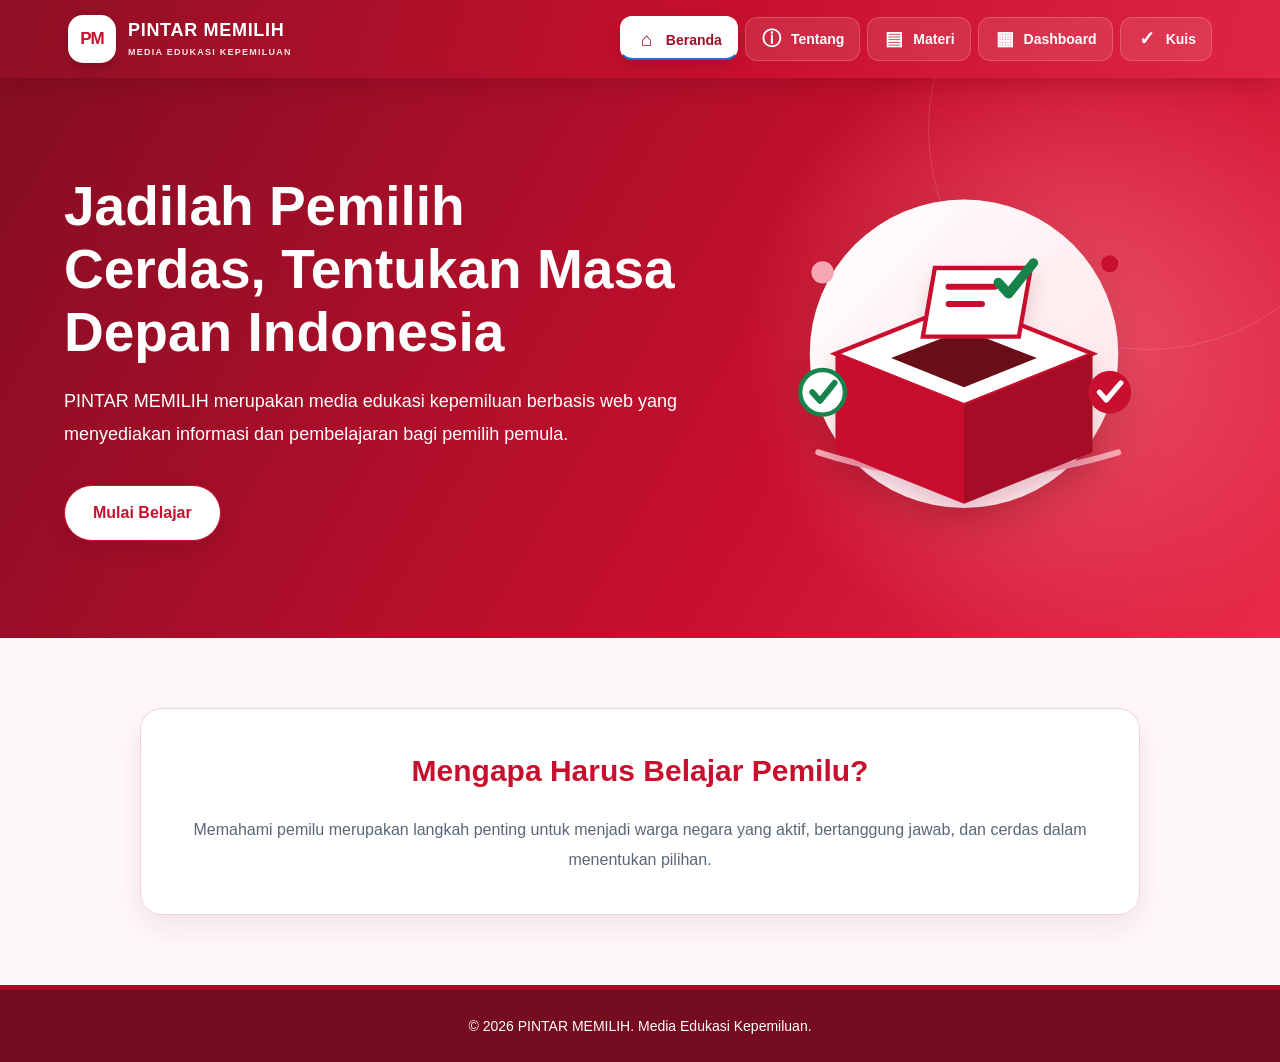
<file: index.html>
<!DOCTYPE html>
<html lang="id">
<head>
    <!-- Pengaturan karakter -->
    <meta charset="UTF-8">

    <!-- Agar website responsif -->
    <meta name="viewport" content="width=device-width, initial-scale=1.0">

    <!-- Judul website -->
    <title>PINTAR MEMILIH | Edukasi Kepemiluan</title>

    <!-- Menghubungkan file CSS -->
    <link rel="stylesheet" href="assets/css/style.css">
</head>

<body>

    <!-- Bagian navigasi website -->
    <header class="site-header">
      <nav class="navbar" aria-label="Navigasi utama">
        <a class="brand" href="index.html" aria-label="PINTAR MEMILIH - Beranda">
          <span class="brand-mark" aria-hidden="true">PM</span>
          <span class="brand-copy"><strong>PINTAR MEMILIH</strong><small>MEDIA EDUKASI KEPEMILUAN</small></span>
        </a>
        <ul class="nav-menu">
          <li><a href="index.html"><span class="nav-icon" aria-hidden="true">⌂</span><span>Beranda</span></a></li>
          <li><a href="pages/tentang.html"><span class="nav-icon" aria-hidden="true">ⓘ</span><span>Tentang</span></a></li>
          <li><a href="pages/pembelajaran.html"><span class="nav-icon" aria-hidden="true">▤</span><span>Materi</span></a></li>
          <li><a href="pages/dashboard.html"><span class="nav-icon" aria-hidden="true">▦</span><span>Dashboard</span></a></li>
          <li><a href="pages/kuis.html"><span class="nav-icon" aria-hidden="true">✓</span><span>Kuis</span></a></li>
        </ul>
      </nav>
    </header>

    <!-- Bagian utama website -->
    <main>

        <section class="hero">
            <div class="hero-art" role="img" aria-label="Ilustrasi surat suara dan kotak suara"></div>
            <div class="hero-content">

                <h1>
                    Jadilah Pemilih Cerdas,
                    Tentukan Masa Depan Indonesia
                </h1>

                <p>
                    PINTAR MEMILIH merupakan media edukasi
                    kepemiluan berbasis web yang menyediakan
                    informasi dan pembelajaran bagi pemilih pemula.
                </p>

                <a href="pages/pembelajaran.html" class="btn-primary">
                    Mulai Belajar
                </a>

            </div>
        </section>

        <!-- Bagian pengenalan website -->
        <section class="intro">
            <h2>Mengapa Harus Belajar Pemilu?</h2>

            <p>
                Memahami pemilu merupakan langkah penting
                untuk menjadi warga negara yang aktif,
                bertanggung jawab, dan cerdas dalam menentukan pilihan.
            </p>
        </section>

    </main>

    <!-- Bagian footer -->
    <footer>
      <p>
    &copy; <span id="tahun"></span> PINTAR MEMILIH.
    Media Edukasi Kepemiluan.
</p>
    </footer>
<!-- Menghubungkan file JavaScript -->
<script src="assets/js/script.js"></script>
</body>
</html>
</file>
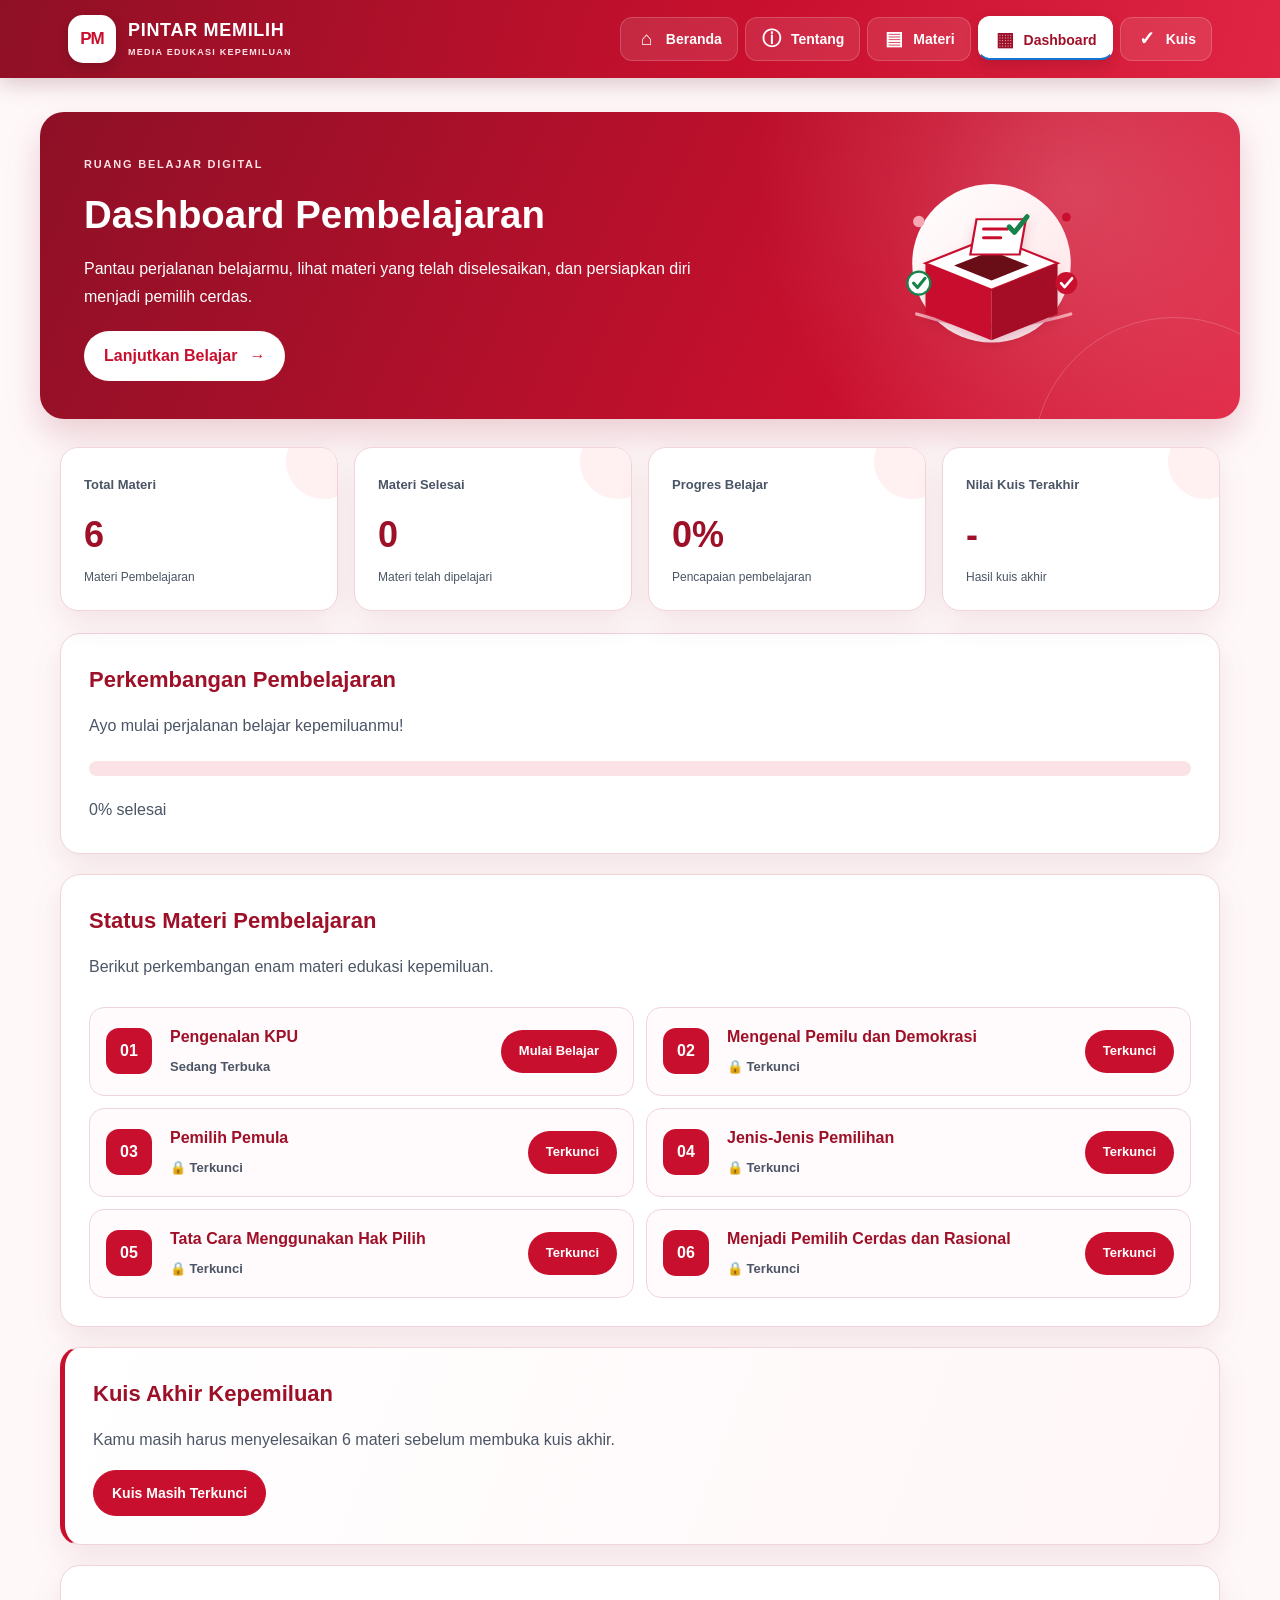
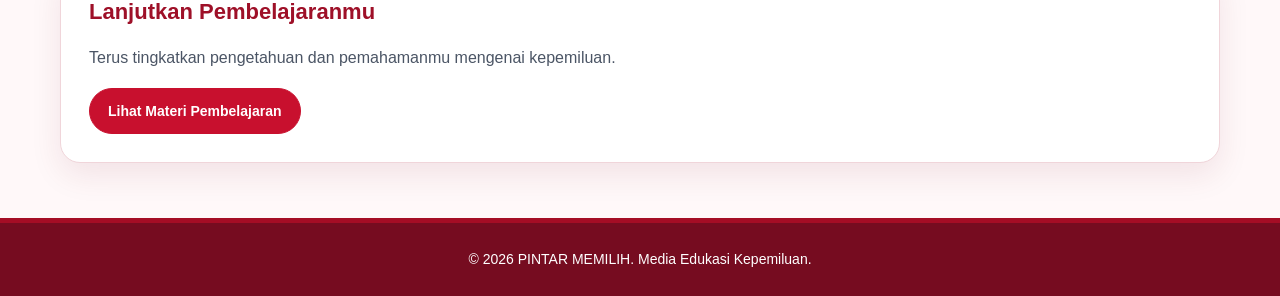
<file: pages/dashboard.html>
<!DOCTYPE html>
<html lang="id">

<head>
    <meta charset="UTF-8">
    <meta name="viewport" content="width=device-width, initial-scale=1.0">

    <title>Dashboard Belajar | PINTAR MEMILIH</title>

    <link rel="stylesheet" href="../assets/css/style.css">
</head>

<body>

    <!-- =================================
         1. NAVIGASI WEBSITE
    ================================== -->

    <header class="site-header">
      <nav class="navbar" aria-label="Navigasi utama">
        <a class="brand" href="../index.html" aria-label="PINTAR MEMILIH - Beranda">
          <span class="brand-mark" aria-hidden="true">PM</span>
          <span class="brand-copy"><strong>PINTAR MEMILIH</strong><small>MEDIA EDUKASI KEPEMILUAN</small></span>
        </a>
        <ul class="nav-menu">
          <li><a href="../index.html"><span class="nav-icon" aria-hidden="true">⌂</span><span>Beranda</span></a></li>
          <li><a href="../pages/tentang.html"><span class="nav-icon" aria-hidden="true">ⓘ</span><span>Tentang</span></a></li>
          <li><a href="../pages/pembelajaran.html"><span class="nav-icon" aria-hidden="true">▤</span><span>Materi</span></a></li>
          <li><a href="../pages/dashboard.html"><span class="nav-icon" aria-hidden="true">▦</span><span>Dashboard</span></a></li>
          <li><a href="../pages/kuis.html"><span class="nav-icon" aria-hidden="true">✓</span><span>Kuis</span></a></li>
        </ul>
      </nav>
    </header>


    <!-- =================================
         2. JUDUL DASHBOARD
    ================================== -->

    <section class="dashboard-welcome">
      <div class="welcome-copy"><span class="eyebrow">RUANG BELAJAR DIGITAL</span>
        <h1>Dashboard Pembelajaran</h1>
        <p>Pantau perjalanan belajarmu, lihat materi yang telah diselesaikan, dan persiapkan diri menjadi pemilih cerdas.</p>
        <a href="pembelajaran.html" class="welcome-button">Lanjutkan Belajar <span aria-hidden="true">→</span></a>
      </div>
      <div class="welcome-art" role="img" aria-label="Ilustrasi kotak suara dan surat suara"></div>
    </section>

    <section class="page-header dashboard-old-heading">

        <h1>Dashboard Pembelajaran</h1>

        <p>
            Pantau perkembangan belajar dan
            pencapaianmu di PINTAR MEMILIH.
        </p>

    </section>


    <!-- =================================
         3. KONTEN DASHBOARD
    ================================== -->

    <main class="dashboard-container">


        <!-- RINGKASAN PROGRES -->

        <section class="dashboard-summary">

            <div class="summary-card">

                <span>Total Materi</span>

                <h2 id="totalMateri">6</h2>

                <p>Materi Pembelajaran</p>

            </div>


            <div class="summary-card">

                <span>Materi Selesai</span>

                <h2 id="materiSelesai">0</h2>

                <p>Materi telah dipelajari</p>

            </div>


            <div class="summary-card">

                <span>Progres Belajar</span>

                <h2 id="persentaseProgres">0%</h2>

                <p>Pencapaian pembelajaran</p>

            </div>


            <div class="summary-card">

                <span>Nilai Kuis Terakhir</span>

                <h2 id="nilaiKuis">-</h2>

                <p>Hasil kuis akhir</p>

            </div>

        </section>


        <!-- =================================
             4. PROGRESS BAR
        ================================== -->

        <section class="dashboard-progress">

            <h2>Perkembangan Pembelajaran</h2>

            <p id="teksProgres">
                Kamu belum menyelesaikan materi.
            </p>

            <div class="dashboard-progress-bar">

                <div
                    id="dashboardProgressFill"
                    class="dashboard-progress-fill">
                </div>

            </div>

            <p id="persentaseDetail">0% selesai</p>

        </section>


        <!-- =================================
             5. DAFTAR STATUS MATERI
        ================================== -->

        <section class="dashboard-material">

            <h2>Status Materi Pembelajaran</h2>

            <p>
                Berikut perkembangan enam materi
                edukasi kepemiluan.
            </p>

            <div id="daftarStatusMateri"
                 class="dashboard-material-list">

                <!-- Data materi ditampilkan melalui JavaScript -->

            </div>

        </section>


        <!-- =================================
             6. STATUS KUIS
        ================================== -->

        <section class="dashboard-quiz">

            <h2>Kuis Akhir Kepemiluan</h2>

            <p id="statusKuis">
                Selesaikan enam materi untuk membuka kuis akhir.
            </p>

            <a
                href="kuis.html"
                id="tombolDashboardKuis"
                class="learning-button">
                Buka Kuis Akhir
            </a>

        </section>


        <!-- =================================
             7. TOMBOL LANJUT BELAJAR
        ================================== -->

        <section class="dashboard-action">

            <h2>Lanjutkan Pembelajaranmu</h2>

            <p>
                Terus tingkatkan pengetahuan dan
                pemahamanmu mengenai kepemiluan.
            </p>

            <a
                href="pembelajaran.html"
                class="learning-button">
                Lihat Materi Pembelajaran
            </a>

        </section>


    </main>


    <!-- =================================
         8. FOOTER
    ================================== -->

    <footer>

        <p>
            &copy; <span id="tahun"></span>
            PINTAR MEMILIH. Media Edukasi Kepemiluan.
        </p>

    </footer>


    <!-- =================================
         9. JAVASCRIPT
    ================================== -->

    <script src="../assets/js/script.js"></script>

    <script src="../assets/js/dashboard.js"></script>

</body>

</html>
</file>
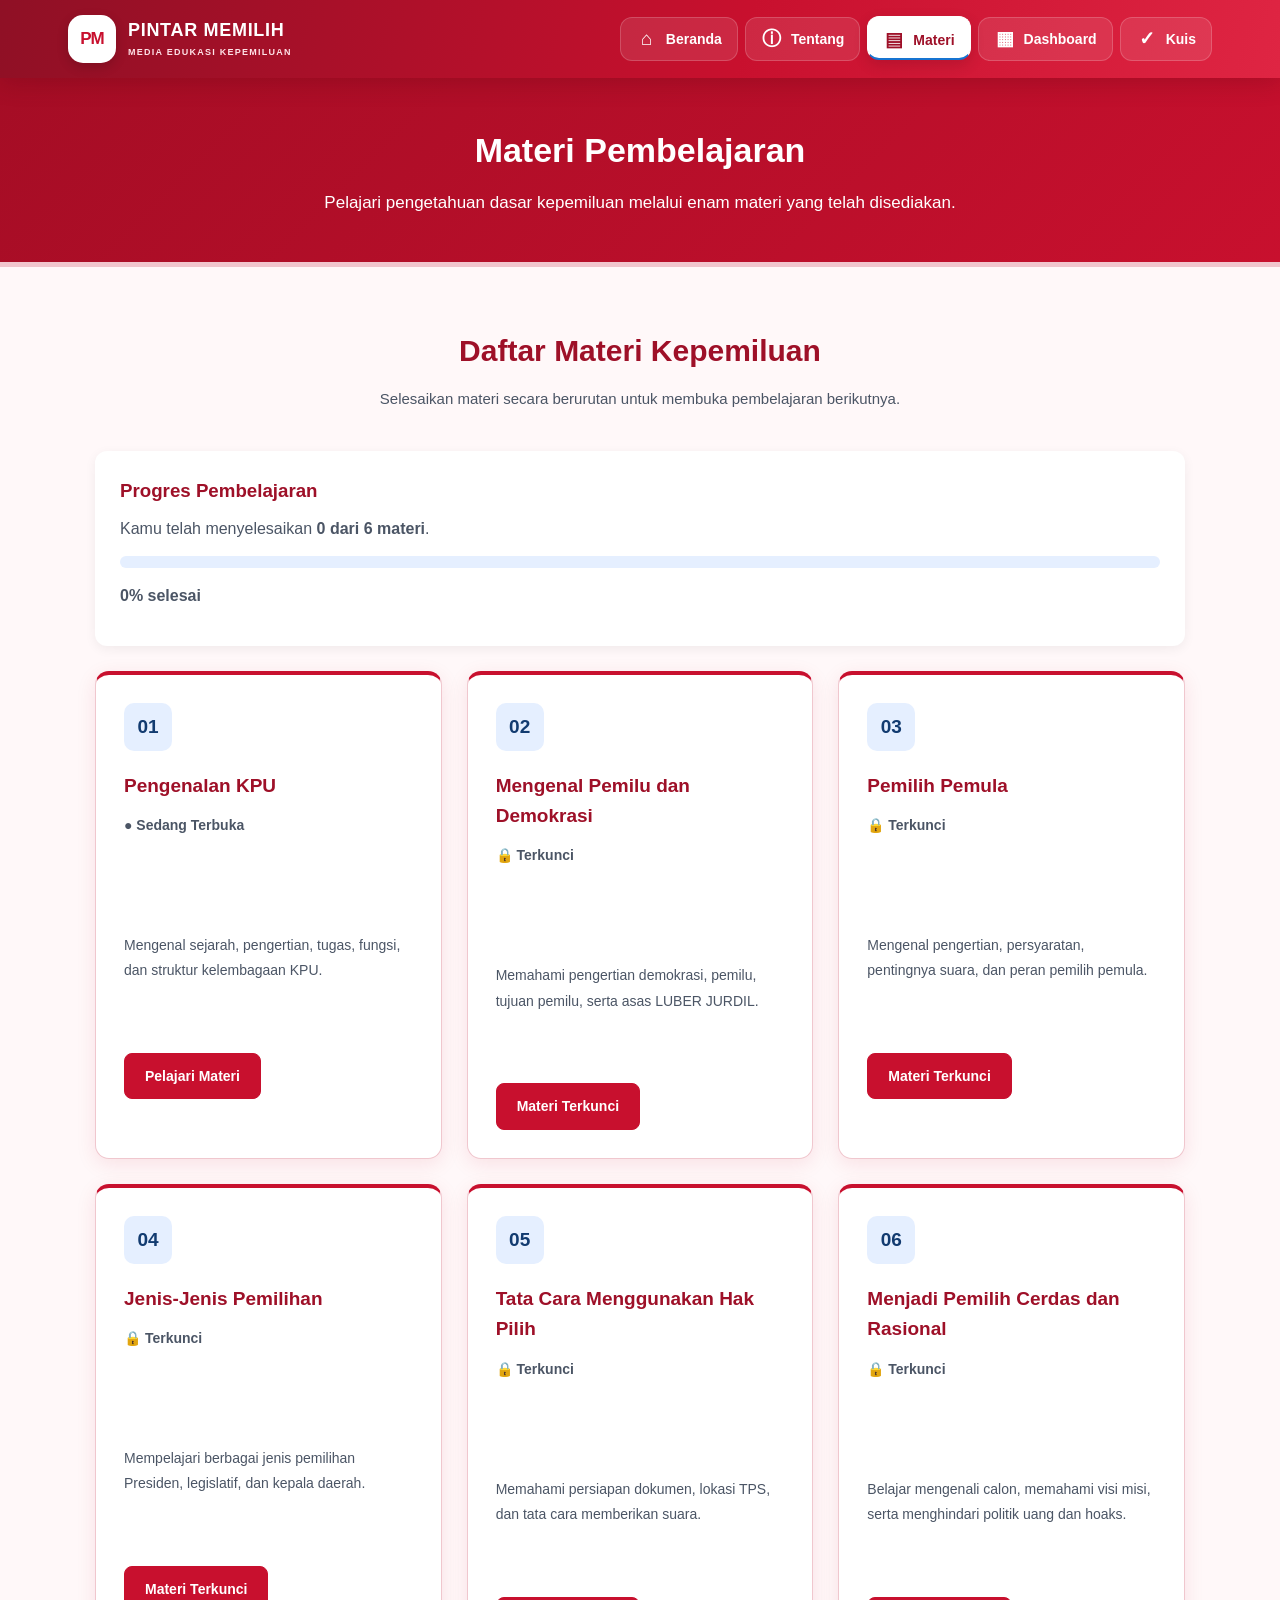
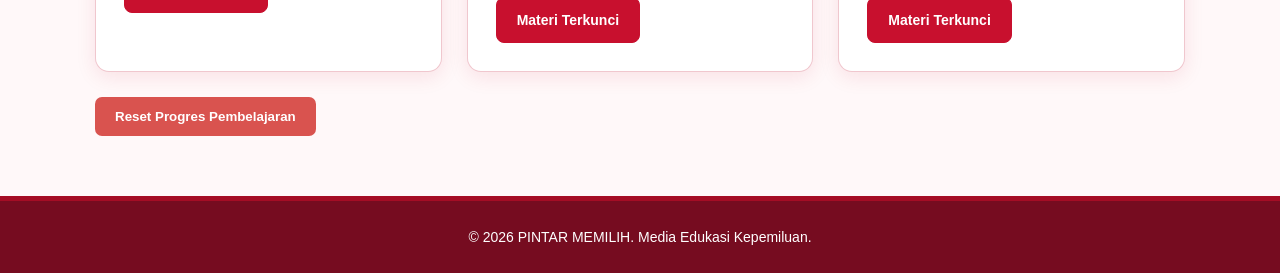
<file: pages/kuis.html>
<!DOCTYPE html>
<html lang="id">

<head>
    <meta charset="UTF-8">
    <meta name="viewport" content="width=device-width, initial-scale=1.0">

    <title>Kuis Akhir | PINTAR MEMILIH</title>

    <!-- CSS UTAMA WEBSITE -->
    <link rel="stylesheet" href="../assets/css/style.css">
</head>

<body>

    <!-- =================================
         1. NAVIGASI WEBSITE
    ================================== -->

    <header class="site-header">
      <nav class="navbar" aria-label="Navigasi utama">
        <a class="brand" href="../index.html" aria-label="PINTAR MEMILIH - Beranda">
          <span class="brand-mark" aria-hidden="true">PM</span>
          <span class="brand-copy"><strong>PINTAR MEMILIH</strong><small>MEDIA EDUKASI KEPEMILUAN</small></span>
        </a>
        <ul class="nav-menu">
          <li><a href="../index.html"><span class="nav-icon" aria-hidden="true">⌂</span><span>Beranda</span></a></li>
          <li><a href="../pages/tentang.html"><span class="nav-icon" aria-hidden="true">ⓘ</span><span>Tentang</span></a></li>
          <li><a href="../pages/pembelajaran.html"><span class="nav-icon" aria-hidden="true">▤</span><span>Materi</span></a></li>
          <li><a href="../pages/dashboard.html"><span class="nav-icon" aria-hidden="true">▦</span><span>Dashboard</span></a></li>
          <li><a href="../pages/kuis.html"><span class="nav-icon" aria-hidden="true">✓</span><span>Kuis</span></a></li>
        </ul>
      </nav>
    </header>


    <!-- =================================
         2. JUDUL HALAMAN KUIS
    ================================== -->

<div class="page-header">
    <h1>Uji Pengetahuan Kepemiluan</h1>
    <p>
        Seberapa jauh kamu memahami pemilu?
        Jawab 20 pertanyaan untuk menguji pengetahuanmu
        tentang kepemiluan.
    </p>
</div>


    <!-- =================================
         3. INFORMASI KUIS
    ================================== -->

    <main class="material-container">

        <section class="quiz-intro">

            <h2>Petunjuk Pengerjaan Kuis</h2>

            <p>
                Kuis ini terdiri dari 20 soal pilihan ganda
                yang membahas enam materi pembelajaran
                PINTAR MEMILIH.
            </p>

            <ul>
                <li>Jumlah soal sebanyak 20 pertanyaan.</li>
                <li>Setiap soal memiliki empat pilihan jawaban.</li>
                <li>Pilih satu jawaban yang menurutmu benar.</li>
                <li>Setiap jawaban benar mendapatkan 5 poin.</li>
                <li>Nilai maksimal yang dapat diperoleh adalah 100.</li>
                <li>Kamu dapat mengulang kuis setelah selesai.</li>
            </ul>

            <button type="button" id="btnMulaiKuis">
                Mulai Kuis
            </button>

        </section>


        <!-- =================================
             4. AREA PENGERJAAN KUIS
        ================================== -->

        <section id="quizContainer" class="quiz-container" hidden>

            <!-- Informasi nomor soal -->

            <div class="quiz-info">

                <span id="nomorSoal">
                    Soal 1 dari 20
                </span>

                <span id="jumlahTerjawab">
                    Terjawab: 0/20
                </span>

            </div>


            <!-- Progress pengerjaan -->

            <div class="quiz-progress">

                <div
                    id="progressBar"
                    class="quiz-progress-bar">
                </div>

            </div>


            <!-- Kategori materi -->

            <p id="kategoriSoal" class="quiz-category">
                Materi 1: Pengenalan KPU
            </p>


            <!-- Pertanyaan -->

            <h2 id="pertanyaanSoal">
                Pertanyaan akan ditampilkan di sini.
            </h2>


            <!-- Pilihan jawaban -->

            <div id="pilihanJawaban" class="quiz-options">

                <!-- Pilihan jawaban dibuat otomatis oleh JavaScript -->

            </div>


            <!-- Tombol navigasi soal -->

            <div class="quiz-navigation">

                <button
                    type="button"
                    id="btnSebelumnya"
                    disabled>
                    Sebelumnya
                </button>

                <button
                    type="button"
                    id="btnSelanjutnya">
                    Selanjutnya
                </button>

                <button
                    type="button"
                    id="btnSelesai"
                    hidden>
                    Selesaikan Kuis
                </button>

            </div>

        </section>


        <!-- =================================
             5. HASIL AKHIR KUIS
        ================================== -->

        <section id="hasilKuis" class="quiz-result" hidden>

            <h2>Hasil Kuis PINTAR MEMILIH</h2>

            <p>
                Selamat! Kamu telah menyelesaikan
                seluruh pertanyaan kuis.
            </p>


            <!-- Nilai akhir -->

            <div class="quiz-score">

                <span>Nilai Akhir</span>

                <h3 id="nilaiAkhir">
                    0
                </h3>

                <p id="predikatNilai">
                    Hasil penilaian akan ditampilkan di sini.
                </p>

            </div>


            <!-- Rincian jawaban -->

            <div class="quiz-statistics">

                <div class="quiz-stat-card">

                    <h3 id="jawabanBenar">0</h3>

                    <p>Jawaban Benar</p>

                </div>


                <div class="quiz-stat-card">

                    <h3 id="jawabanSalah">0</h3>

                    <p>Jawaban Salah</p>

                </div>


                <div class="quiz-stat-card">

                    <h3 id="totalSoal">20</h3>

                    <p>Total Soal</p>

                </div>

            </div>


            <!-- Tombol mengulang kuis -->

            <button type="button" id="btnUlangiKuis">
                Ulangi Kuis
            </button>

            <a href="pembelajaran.html" class="learning-button">
                Kembali ke Materi
            </a>

        </section>

    </main>


    <!-- =================================
         6. FOOTER WEBSITE
    ================================== -->

    <footer>

        <p>
            &copy; <span id="tahun"></span>
            PINTAR MEMILIH. Media Edukasi Kepemiluan.
        </p>

    </footer>


    <!-- =================================
         7. JAVASCRIPT
    ================================== -->

    <script src="../assets/js/script.js"></script>
    <script src="../assets/js/progres.js"></script>
    <script src="../assets/js/kuis.js"></script>

</body>

</html>
</file>
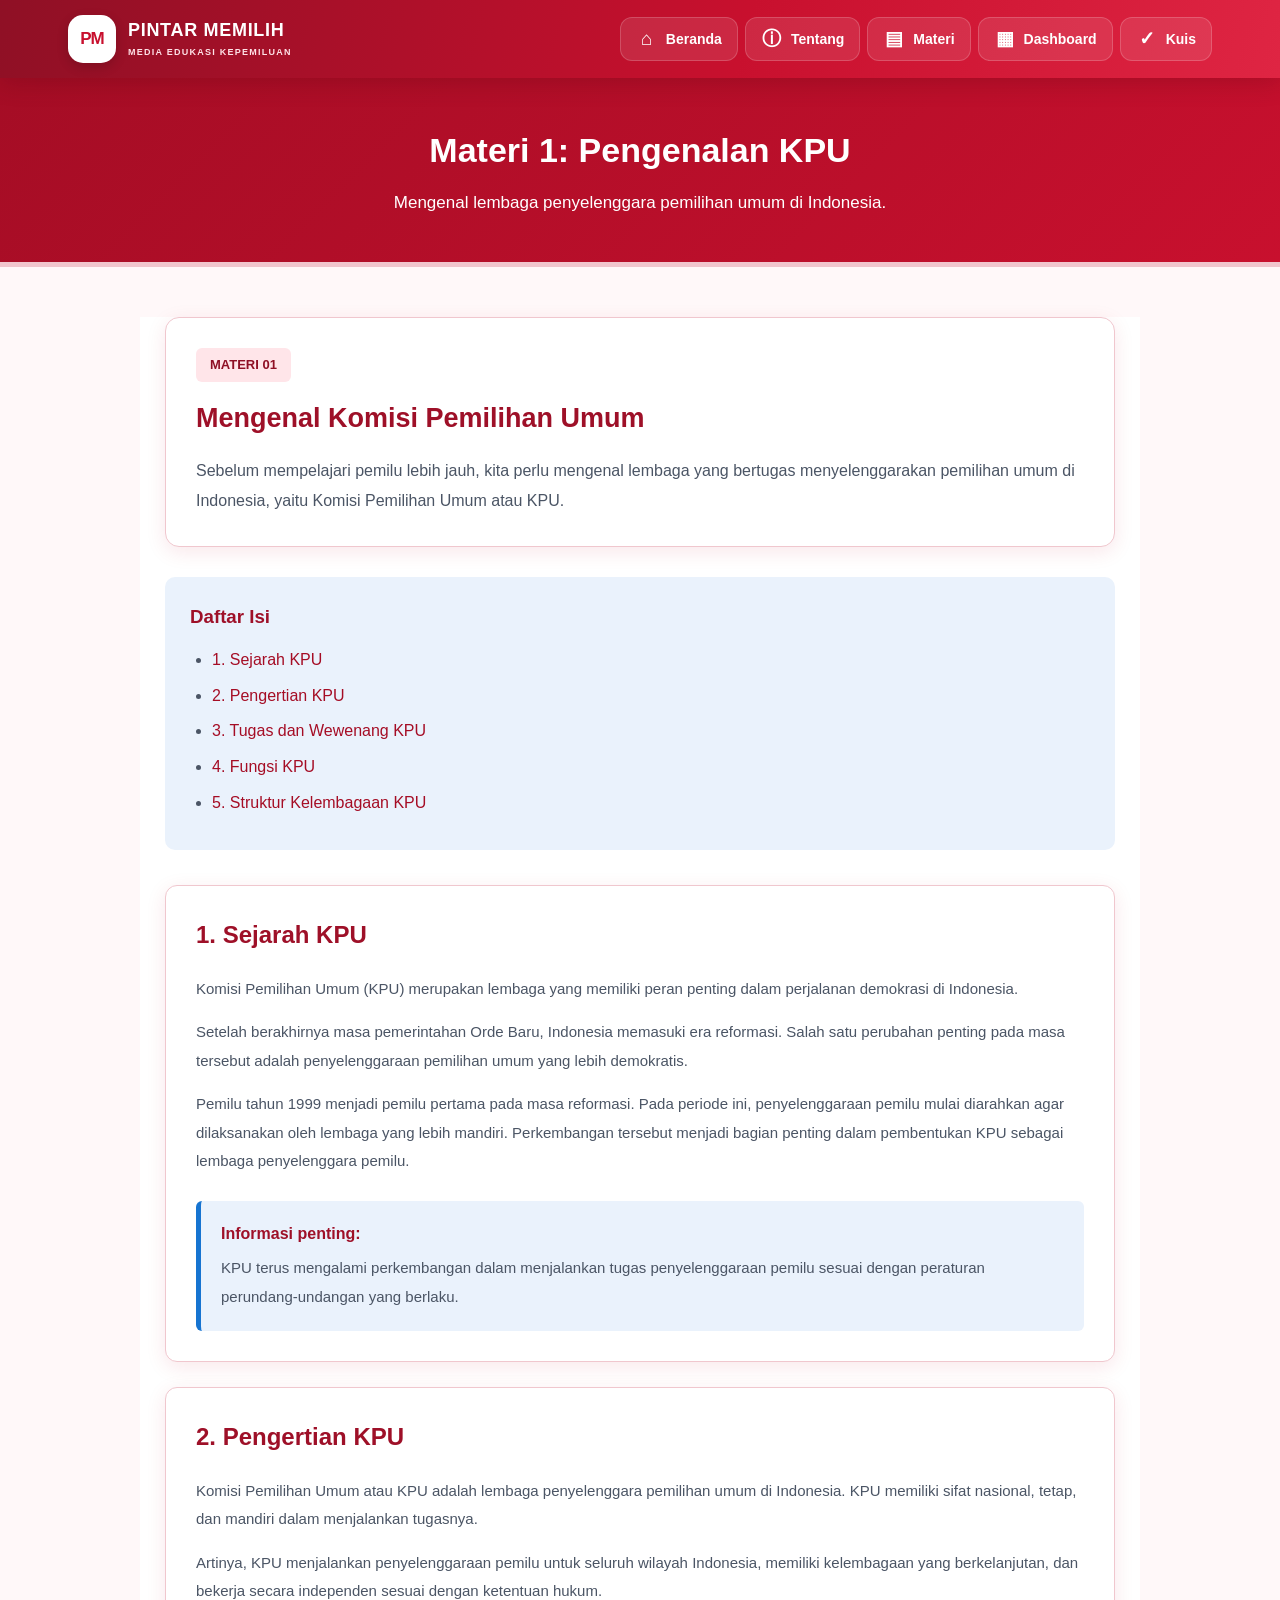
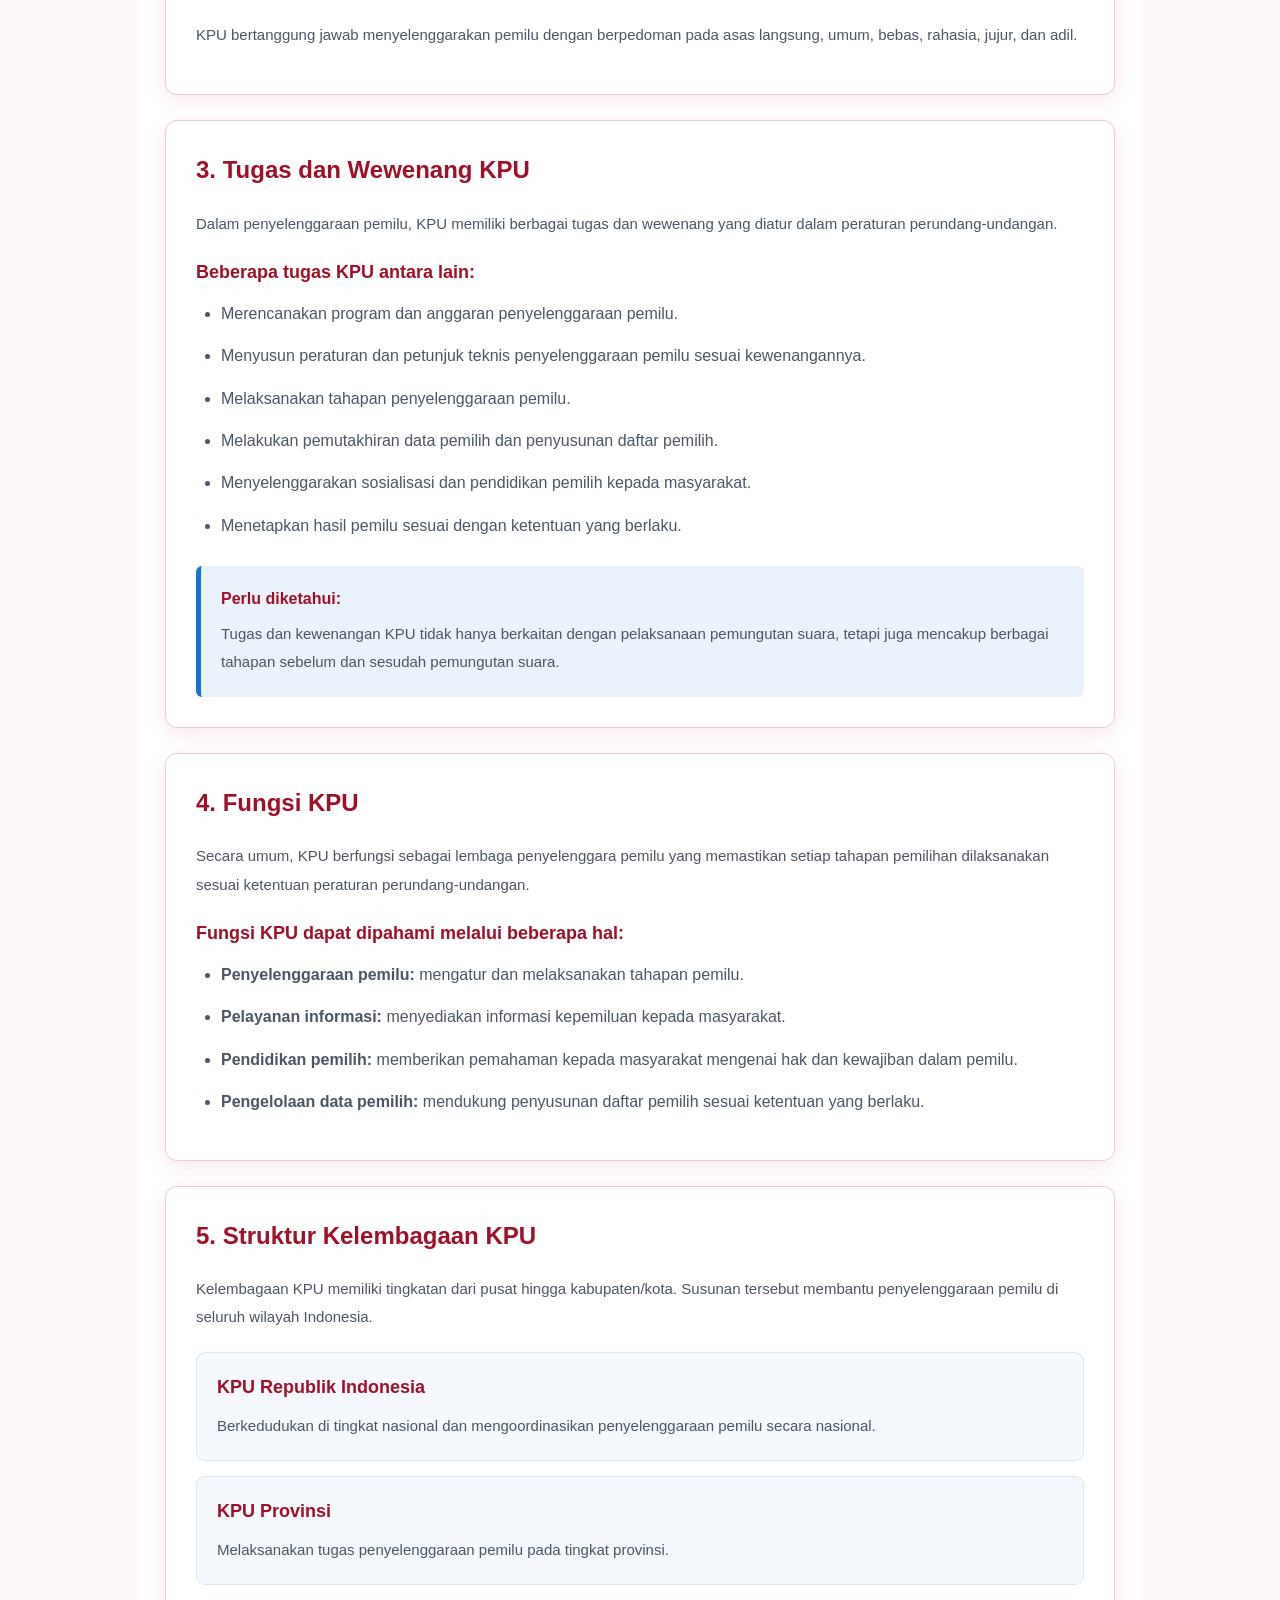
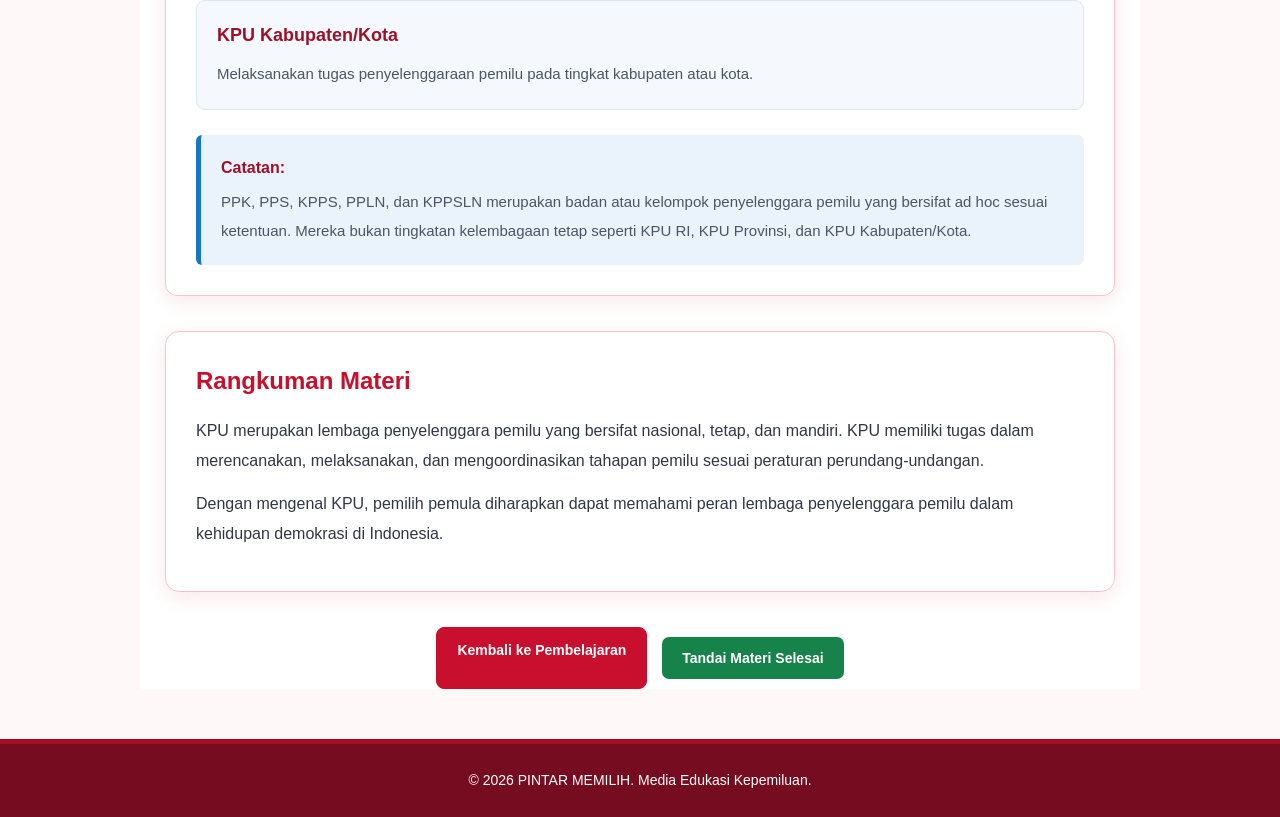
<file: pages/materi-1.html>
<!DOCTYPE html>
<html lang="id">

<head>
    <meta charset="UTF-8">
    <meta name="viewport" content="width=device-width, initial-scale=1.0">

    <title>Materi 1 - Pengenalan KPU | PINTAR MEMILIH</title>

    <link rel="stylesheet" href="../assets/css/style.css">
</head>

<body>

    <!-- NAVIGASI WEBSITE -->
    <header class="site-header">
      <nav class="navbar" aria-label="Navigasi utama">
        <a class="brand" href="../index.html" aria-label="PINTAR MEMILIH - Beranda">
          <span class="brand-mark" aria-hidden="true">PM</span>
          <span class="brand-copy"><strong>PINTAR MEMILIH</strong><small>MEDIA EDUKASI KEPEMILUAN</small></span>
        </a>
        <ul class="nav-menu">
          <li><a href="../index.html"><span class="nav-icon" aria-hidden="true">⌂</span><span>Beranda</span></a></li>
          <li><a href="../pages/tentang.html"><span class="nav-icon" aria-hidden="true">ⓘ</span><span>Tentang</span></a></li>
          <li><a href="../pages/pembelajaran.html"><span class="nav-icon" aria-hidden="true">▤</span><span>Materi</span></a></li>
          <li><a href="../pages/dashboard.html"><span class="nav-icon" aria-hidden="true">▦</span><span>Dashboard</span></a></li>
          <li><a href="../pages/kuis.html"><span class="nav-icon" aria-hidden="true">✓</span><span>Kuis</span></a></li>
        </ul>
      </nav>
    </header>


    <!-- JUDUL MATERI -->
    <section class="page-header">

        <h1>Materi 1: Pengenalan KPU</h1>

        <p>
            Mengenal lembaga penyelenggara pemilihan umum
            di Indonesia.
        </p>

    </section>


    <!-- KONTEN MATERI -->
    <main class="material-container">

        <!-- INFORMASI MATERI -->
        <div class="material-intro">

            <span class="material-label">MATERI 01</span>

            <h2>Mengenal Komisi Pemilihan Umum</h2>

            <p>
                Sebelum mempelajari pemilu lebih jauh,
                kita perlu mengenal lembaga yang bertugas
                menyelenggarakan pemilihan umum di Indonesia,
                yaitu Komisi Pemilihan Umum atau KPU.
            </p>

        </div>


        <!-- DAFTAR ISI MATERI -->
        <div class="material-menu">

            <h3>Daftar Isi</h3>

            <ul>
                <li>
                    <a href="#sejarah">1. Sejarah KPU</a>
                </li>

                <li>
                    <a href="#pengertian">2. Pengertian KPU</a>
                </li>

                <li>
                    <a href="#tugas">3. Tugas dan Wewenang KPU</a>
                </li>

                <li>
                    <a href="#fungsi">4. Fungsi KPU</a>
                </li>

                <li>
                    <a href="#struktur">5. Struktur Kelembagaan KPU</a>
                </li>
            </ul>

        </div>


        <!-- SUBMATERI 1 -->
        <section class="material-section" id="sejarah">

            <h2>1. Sejarah KPU</h2>

            <p>
                Komisi Pemilihan Umum (KPU) merupakan lembaga
                yang memiliki peran penting dalam perjalanan
                demokrasi di Indonesia.
            </p>

            <p>
                Setelah berakhirnya masa pemerintahan Orde Baru,
                Indonesia memasuki era reformasi. Salah satu
                perubahan penting pada masa tersebut adalah
                penyelenggaraan pemilihan umum yang lebih
                demokratis.
            </p>

            <p>
                Pemilu tahun 1999 menjadi pemilu pertama
                pada masa reformasi. Pada periode ini,
                penyelenggaraan pemilu mulai diarahkan agar
                dilaksanakan oleh lembaga yang lebih mandiri.
                Perkembangan tersebut menjadi bagian penting
                dalam pembentukan KPU sebagai lembaga
                penyelenggara pemilu.
            </p>

            <div class="material-note">

                <strong>Informasi penting:</strong>

                <p>
                    KPU terus mengalami perkembangan dalam
                    menjalankan tugas penyelenggaraan pemilu
                    sesuai dengan peraturan perundang-undangan
                    yang berlaku.
                </p>

            </div>

        </section>


        <!-- SUBMATERI 2 -->
        <section class="material-section" id="pengertian">

            <h2>2. Pengertian KPU</h2>

            <p>
                Komisi Pemilihan Umum atau KPU adalah lembaga
                penyelenggara pemilihan umum di Indonesia.
                KPU memiliki sifat nasional, tetap, dan mandiri
                dalam menjalankan tugasnya.
            </p>

            <p>
                Artinya, KPU menjalankan penyelenggaraan pemilu
                untuk seluruh wilayah Indonesia, memiliki
                kelembagaan yang berkelanjutan, dan bekerja
                secara independen sesuai dengan ketentuan hukum.
            </p>

            <p>
                KPU bertanggung jawab menyelenggarakan pemilu
                dengan berpedoman pada asas langsung, umum,
                bebas, rahasia, jujur, dan adil.
            </p>

        </section>


        <!-- SUBMATERI 3 -->
        <section class="material-section" id="tugas">

            <h2>3. Tugas dan Wewenang KPU</h2>

            <p>
                Dalam penyelenggaraan pemilu, KPU memiliki
                berbagai tugas dan wewenang yang diatur
                dalam peraturan perundang-undangan.
            </p>

            <h3>Beberapa tugas KPU antara lain:</h3>

            <ul class="material-list">

                <li>
                    Merencanakan program dan anggaran
                    penyelenggaraan pemilu.
                </li>

                <li>
                    Menyusun peraturan dan petunjuk teknis
                    penyelenggaraan pemilu sesuai kewenangannya.
                </li>

                <li>
                    Melaksanakan tahapan penyelenggaraan pemilu.
                </li>

                <li>
                    Melakukan pemutakhiran data pemilih
                    dan penyusunan daftar pemilih.
                </li>

                <li>
                    Menyelenggarakan sosialisasi dan pendidikan
                    pemilih kepada masyarakat.
                </li>

                <li>
                    Menetapkan hasil pemilu sesuai dengan
                    ketentuan yang berlaku.
                </li>

            </ul>

            <div class="material-note">

                <strong>Perlu diketahui:</strong>

                <p>
                    Tugas dan kewenangan KPU tidak hanya
                    berkaitan dengan pelaksanaan pemungutan
                    suara, tetapi juga mencakup berbagai
                    tahapan sebelum dan sesudah pemungutan suara.
                </p>

            </div>

        </section>


        <!-- SUBMATERI 4 -->
        <section class="material-section" id="fungsi">

            <h2>4. Fungsi KPU</h2>

            <p>
                Secara umum, KPU berfungsi sebagai lembaga
                penyelenggara pemilu yang memastikan setiap
                tahapan pemilihan dilaksanakan sesuai
                ketentuan peraturan perundang-undangan.
            </p>

            <h3>Fungsi KPU dapat dipahami melalui beberapa hal:</h3>

            <ul class="material-list">

                <li>
                    <strong>Penyelenggaraan pemilu:</strong>
                    mengatur dan melaksanakan tahapan pemilu.
                </li>

                <li>
                    <strong>Pelayanan informasi:</strong>
                    menyediakan informasi kepemiluan kepada masyarakat.
                </li>

                <li>
                    <strong>Pendidikan pemilih:</strong>
                    memberikan pemahaman kepada masyarakat
                    mengenai hak dan kewajiban dalam pemilu.
                </li>

                <li>
                    <strong>Pengelolaan data pemilih:</strong>
                    mendukung penyusunan daftar pemilih
                    sesuai ketentuan yang berlaku.
                </li>

            </ul>

        </section>


        <!-- SUBMATERI 5 -->
        <section class="material-section" id="struktur">

            <h2>5. Struktur Kelembagaan KPU</h2>

            <p>
                Kelembagaan KPU memiliki tingkatan dari pusat
                hingga kabupaten/kota. Susunan tersebut membantu
                penyelenggaraan pemilu di seluruh wilayah Indonesia.
            </p>

            <div class="structure-list">

                <div class="structure-card">

                    <h3>KPU Republik Indonesia</h3>

                    <p>
                        Berkedudukan di tingkat nasional
                        dan mengoordinasikan penyelenggaraan
                        pemilu secara nasional.
                    </p>

                </div>


                <div class="structure-card">

                    <h3>KPU Provinsi</h3>

                    <p>
                        Melaksanakan tugas penyelenggaraan
                        pemilu pada tingkat provinsi.
                    </p>

                </div>


                <div class="structure-card">

                    <h3>KPU Kabupaten/Kota</h3>

                    <p>
                        Melaksanakan tugas penyelenggaraan
                        pemilu pada tingkat kabupaten atau kota.
                    </p>

                </div>

            </div>

            <div class="material-note">

                <strong>Catatan:</strong>

                <p>
                    PPK, PPS, KPPS, PPLN, dan KPPSLN merupakan
                    badan atau kelompok penyelenggara pemilu
                    yang bersifat ad hoc sesuai ketentuan.
                    Mereka bukan tingkatan kelembagaan tetap
                    seperti KPU RI, KPU Provinsi, dan KPU Kabupaten/Kota.
                </p>

            </div>

        </section>


        <!-- RANGKUMAN -->
        <section class="material-summary">

            <h2>Rangkuman Materi</h2>

            <p>
                KPU merupakan lembaga penyelenggara pemilu
                yang bersifat nasional, tetap, dan mandiri.
                KPU memiliki tugas dalam merencanakan,
                melaksanakan, dan mengoordinasikan tahapan
                pemilu sesuai peraturan perundang-undangan.
            </p>

            <p>
                Dengan mengenal KPU, pemilih pemula diharapkan
                dapat memahami peran lembaga penyelenggara
                pemilu dalam kehidupan demokrasi di Indonesia.
            </p>

        </section>


        <!-- NAVIGASI KEMBALI -->
        <div class="material-navigation">

            <a href="pembelajaran.html" class="learning-button">
                Kembali ke Pembelajaran
            </a>

        </div>

    </main>


    <!-- FOOTER -->
    <footer>

        <p>
            &copy; <span id="tahun"></span>
            PINTAR MEMILIH. Media Edukasi Kepemiluan.
        </p>

    </footer>


    <!-- JAVASCRIPT -->
    <script src="../assets/js/script.js"></script>
    <script src="../assets/js/progres.js"></script>

</body>
</html>
</file>
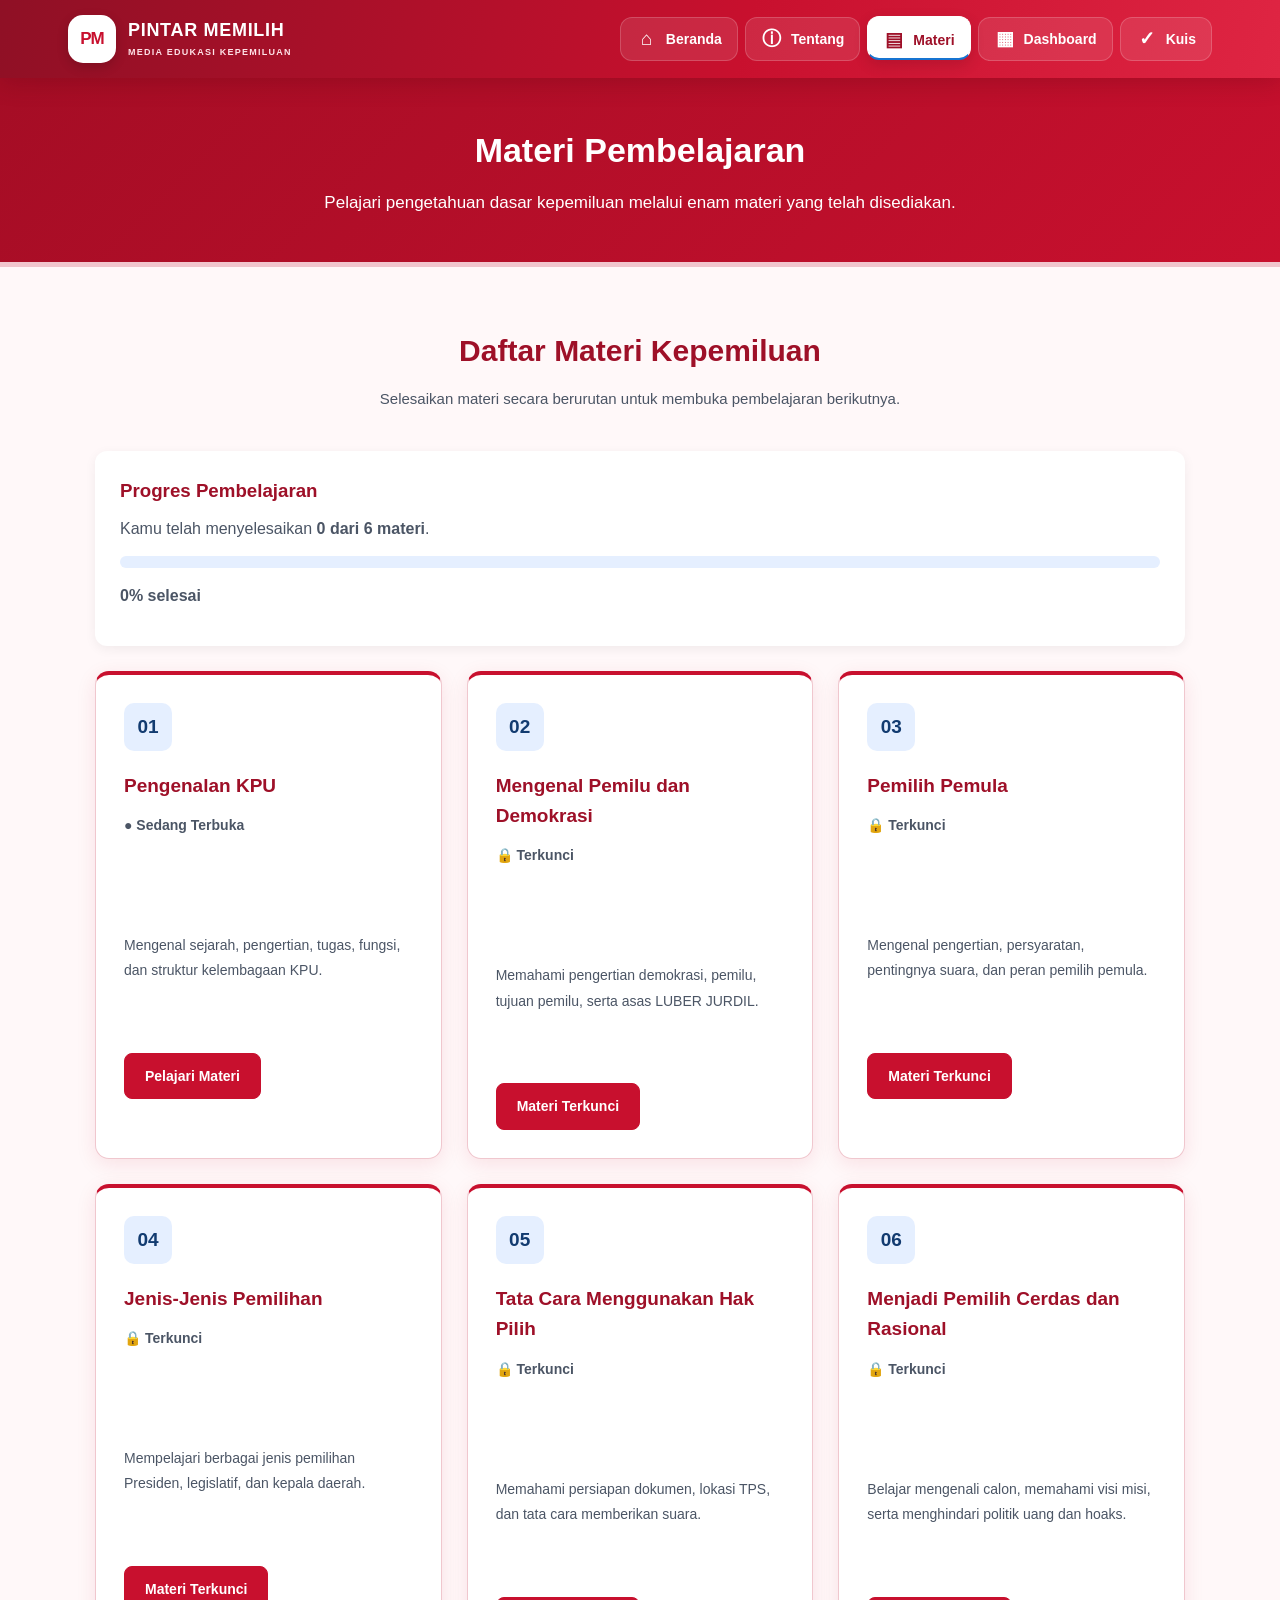
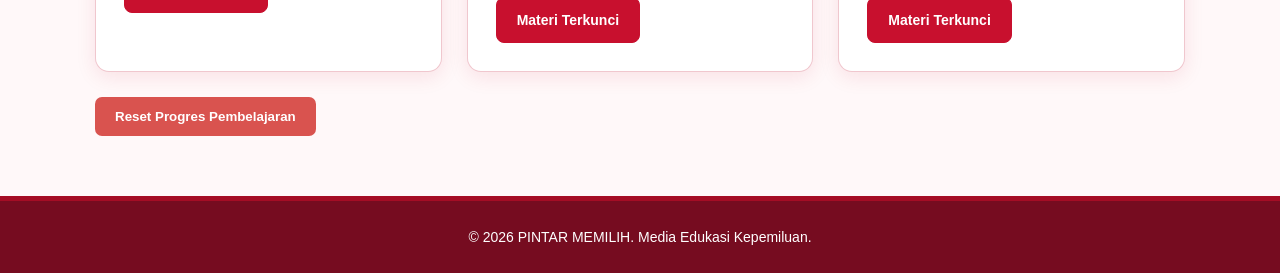
<file: pages/materi-2.html>
<!DOCTYPE html>
<html lang="id">

<head>
    <meta charset="UTF-8">
    <meta name="viewport" content="width=device-width, initial-scale=1.0">

    <title>Materi 2 - Mengenal Pemilu dan Demokrasi | PINTAR MEMILIH</title>

    <link rel="stylesheet" href="../assets/css/style.css">
</head>

<body>

    <!-- NAVIGASI WEBSITE -->
    <header class="site-header">
      <nav class="navbar" aria-label="Navigasi utama">
        <a class="brand" href="../index.html" aria-label="PINTAR MEMILIH - Beranda">
          <span class="brand-mark" aria-hidden="true">PM</span>
          <span class="brand-copy"><strong>PINTAR MEMILIH</strong><small>MEDIA EDUKASI KEPEMILUAN</small></span>
        </a>
        <ul class="nav-menu">
          <li><a href="../index.html"><span class="nav-icon" aria-hidden="true">⌂</span><span>Beranda</span></a></li>
          <li><a href="../pages/tentang.html"><span class="nav-icon" aria-hidden="true">ⓘ</span><span>Tentang</span></a></li>
          <li><a href="../pages/pembelajaran.html"><span class="nav-icon" aria-hidden="true">▤</span><span>Materi</span></a></li>
          <li><a href="../pages/dashboard.html"><span class="nav-icon" aria-hidden="true">▦</span><span>Dashboard</span></a></li>
          <li><a href="../pages/kuis.html"><span class="nav-icon" aria-hidden="true">✓</span><span>Kuis</span></a></li>
        </ul>
      </nav>
    </header>


    <!-- JUDUL MATERI -->
    <section class="page-header">

        <h1>Materi 2: Mengenal Pemilu dan Demokrasi</h1>

        <p>
            Memahami demokrasi, pemilihan umum,
            tujuan, dan asas penyelenggaraan pemilu.
        </p>

    </section>


    <!-- KONTEN MATERI -->
    <main class="material-container">


        <!-- PENGANTAR -->
        <div class="material-intro">

            <span class="material-label">MATERI 02</span>

            <h2>Memahami Pemilu dan Demokrasi</h2>

            <p>
                Demokrasi memberikan kesempatan kepada
                masyarakat untuk berpartisipasi dalam
                pemerintahan. Salah satu bentuk partisipasi
                tersebut adalah melalui pemilihan umum.
                Oleh karena itu, penting bagi pemilih pemula
                untuk memahami demokrasi dan pemilu.
            </p>

        </div>


        <!-- DAFTAR ISI -->
        <div class="material-menu">

            <h3>Daftar Isi</h3>

            <ul>
                <li><a href="#demokrasi">1. Pengertian Demokrasi</a></li>
                <li><a href="#pemilu">2. Pengertian Pemilihan Umum</a></li>
                <li><a href="#tujuan">3. Tujuan Pemilu</a></li>
                <li><a href="#asas">4. Asas LUBER JURDIL</a></li>
                <li><a href="#pentingnya">5. Pentingnya Pemilu dalam Demokrasi</a></li>
            </ul>

        </div>


        <!-- SUBMATERI 1 -->
        <section class="material-section" id="demokrasi">

            <h2>1. Pengertian Demokrasi</h2>

            <p>
                Demokrasi adalah sistem pemerintahan yang
                menempatkan rakyat sebagai pemegang kedaulatan.
                Dalam sistem demokrasi, masyarakat memiliki
                kesempatan untuk berpartisipasi dalam proses
                pengambilan keputusan pemerintahan.
            </p>

            <p>
                Demokrasi memberikan ruang bagi masyarakat
                untuk menyampaikan pendapat, menentukan pilihan,
                serta ikut mengawasi jalannya pemerintahan
                sesuai dengan ketentuan hukum.
            </p>

            <h3>Contoh penerapan demokrasi:</h3>

            <ul class="material-list">

                <li>
                    Mengikuti pemilihan umum.
                </li>

                <li>
                    Menyampaikan pendapat secara bertanggung jawab.
                </li>

                <li>
                    Mengikuti musyawarah untuk mengambil keputusan.
                </li>

                <li>
                    Menghargai perbedaan pendapat.
                </li>

            </ul>

            <div class="material-note">

                <strong>Informasi penting:</strong>

                <p>
                    Indonesia merupakan negara yang menganut
                    prinsip kedaulatan rakyat sebagaimana
                    tercantum dalam Pasal 1 ayat (2)
                    Undang-Undang Dasar Negara Republik
                    Indonesia Tahun 1945.
                </p>

            </div>

        </section>


        <!-- SUBMATERI 2 -->
        <section class="material-section" id="pemilu">

            <h2>2. Pengertian Pemilihan Umum</h2>

            <p>
                Pemilihan umum atau pemilu merupakan sarana
                kedaulatan rakyat untuk memilih anggota
                Dewan Perwakilan Rakyat, anggota Dewan
                Perwakilan Daerah, Presiden dan Wakil Presiden,
                serta anggota Dewan Perwakilan Rakyat Daerah.
            </p>

            <p>
                Pemilu dilaksanakan secara langsung, umum,
                bebas, rahasia, jujur, dan adil berdasarkan
                Pancasila dan Undang-Undang Dasar Negara
                Republik Indonesia Tahun 1945.
            </p>

            <p>
                Melalui pemilu, masyarakat yang memenuhi
                persyaratan dapat menggunakan hak pilihnya
                untuk menentukan wakil rakyat dan pemimpin
                negara.
            </p>

        </section>


        <!-- SUBMATERI 3 -->
        <section class="material-section" id="tujuan">

            <h2>3. Tujuan Pemilu</h2>

            <p>
                Pemilu memiliki peran penting dalam
                kehidupan demokrasi. Pelaksanaannya
                bertujuan memberikan kesempatan kepada
                masyarakat untuk menentukan pilihan
                politik secara bebas dan bertanggung jawab.
            </p>

            <h3>Beberapa tujuan pemilu antara lain:</h3>

            <ul class="material-list">

                <li>
                    Memberikan kesempatan kepada rakyat
                    untuk memilih pemimpin dan wakil rakyat.
                </li>

                <li>
                    Mewujudkan pelaksanaan kedaulatan rakyat.
                </li>

                <li>
                    Membentuk pemerintahan yang memperoleh
                    legitimasi melalui proses demokratis.
                </li>

                <li>
                    Menjadi sarana pergantian kepemimpinan
                    secara konstitusional.
                </li>

                <li>
                    Memberikan ruang partisipasi politik
                    bagi masyarakat.
                </li>

            </ul>

        </section>


        <!-- SUBMATERI 4 -->
        <section class="material-section" id="asas">

            <h2>4. Asas LUBER JURDIL</h2>

            <p>
                Dalam pelaksanaannya, pemilu di Indonesia
                harus berpedoman pada enam asas, yaitu
                langsung, umum, bebas, rahasia, jujur,
                dan adil.
            </p>

            <h3>A. LUBER</h3>

            <div class="principle-card">

                <h3>1. Langsung</h3>

                <p>
                    Pemilih memberikan suaranya sendiri
                    tanpa diwakilkan kepada orang lain.
                </p>

            </div>

            <div class="principle-card">

                <h3>2. Umum</h3>

                <p>
                    Pemilu berlaku bagi seluruh warga negara
                    yang telah memenuhi persyaratan sesuai
                    ketentuan peraturan perundang-undangan.
                </p>

            </div>

            <div class="principle-card">

                <h3>3. Bebas</h3>

                <p>
                    Pemilih bebas menentukan pilihannya
                    tanpa tekanan atau paksaan dari pihak mana pun.
                </p>

            </div>

            <div class="principle-card">

                <h3>4. Rahasia</h3>

                <p>
                    Pilihan yang diberikan oleh pemilih
                    dijamin kerahasiaannya.
                </p>

            </div>


            <h3>B. JURDIL</h3>

            <div class="principle-card">

                <h3>5. Jujur</h3>

                <p>
                    Setiap pihak yang terlibat dalam
                    penyelenggaraan pemilu harus bertindak
                    sesuai aturan dan tidak melakukan kecurangan.
                </p>

            </div>

            <div class="principle-card">

                <h3>6. Adil</h3>

                <p>
                    Setiap pemilih dan peserta pemilu
                    memperoleh perlakuan yang setara
                    sesuai ketentuan hukum.
                </p>

            </div>

            <div class="material-note">

                <strong>Ingat enam asas pemilu:</strong>

                <p>
                    Langsung, Umum, Bebas, Rahasia,
                    Jujur, dan Adil.
                </p>

            </div>

        </section>


        <!-- SUBMATERI 5 -->
        <section class="material-section" id="pentingnya">

            <h2>5. Pentingnya Pemilu dalam Demokrasi</h2>

            <p>
                Pemilu merupakan salah satu sarana penting
                dalam menjalankan prinsip demokrasi.
                Melalui pemilu, rakyat dapat berpartisipasi
                menentukan pemimpin dan wakil rakyat.
            </p>

            <p>
                Pemilu juga memberikan kesempatan kepada
                masyarakat untuk menyampaikan aspirasi
                melalui pilihan yang diberikan.
            </p>

            <h3>Mengapa pemilu penting bagi masyarakat?</h3>

            <ul class="material-list">

                <li>
                    Masyarakat dapat ikut menentukan
                    arah kepemimpinan negara.
                </li>

                <li>
                    Menjadi sarana penyampaian aspirasi rakyat.
                </li>

                <li>
                    Mendorong partisipasi masyarakat
                    dalam kehidupan politik.
                </li>

                <li>
                    Memberikan kesempatan pergantian
                    kepemimpinan secara demokratis.
                </li>

                <li>
                    Meningkatkan kesadaran masyarakat
                    terhadap hak dan kewajiban politik.
                </li>

            </ul>

        </section>


        <!-- RANGKUMAN -->
        <section class="material-summary">

            <h2>Rangkuman Materi</h2>

            <p>
                Demokrasi merupakan sistem pemerintahan
                yang menempatkan rakyat sebagai pemegang
                kedaulatan. Salah satu bentuk pelaksanaan
                demokrasi adalah melalui pemilihan umum.
            </p>

            <p>
                Pemilu menjadi sarana bagi rakyat untuk
                menentukan pemimpin dan wakil rakyat.
                Dalam pelaksanaannya, pemilu harus
                berpedoman pada asas LUBER JURDIL,
                yaitu Langsung, Umum, Bebas, Rahasia,
                Jujur, dan Adil.
            </p>

        </section>


        <!-- NAVIGASI -->
        <div class="material-navigation">

            <a href="materi-1.html" class="learning-button">
                Materi Sebelumnya
            </a>

            <a href="pembelajaran.html" class="learning-button">
                Daftar Pembelajaran
            </a>

        </div>

    </main>


    <!-- FOOTER -->
    <footer>

        <p>
            &copy; <span id="tahun"></span>
            PINTAR MEMILIH. Media Edukasi Kepemiluan.
        </p>

    </footer>


    <script src="../assets/js/script.js"></script>
    <script src="../assets/js/progres.js"></script>

</body>
</html>
</file>
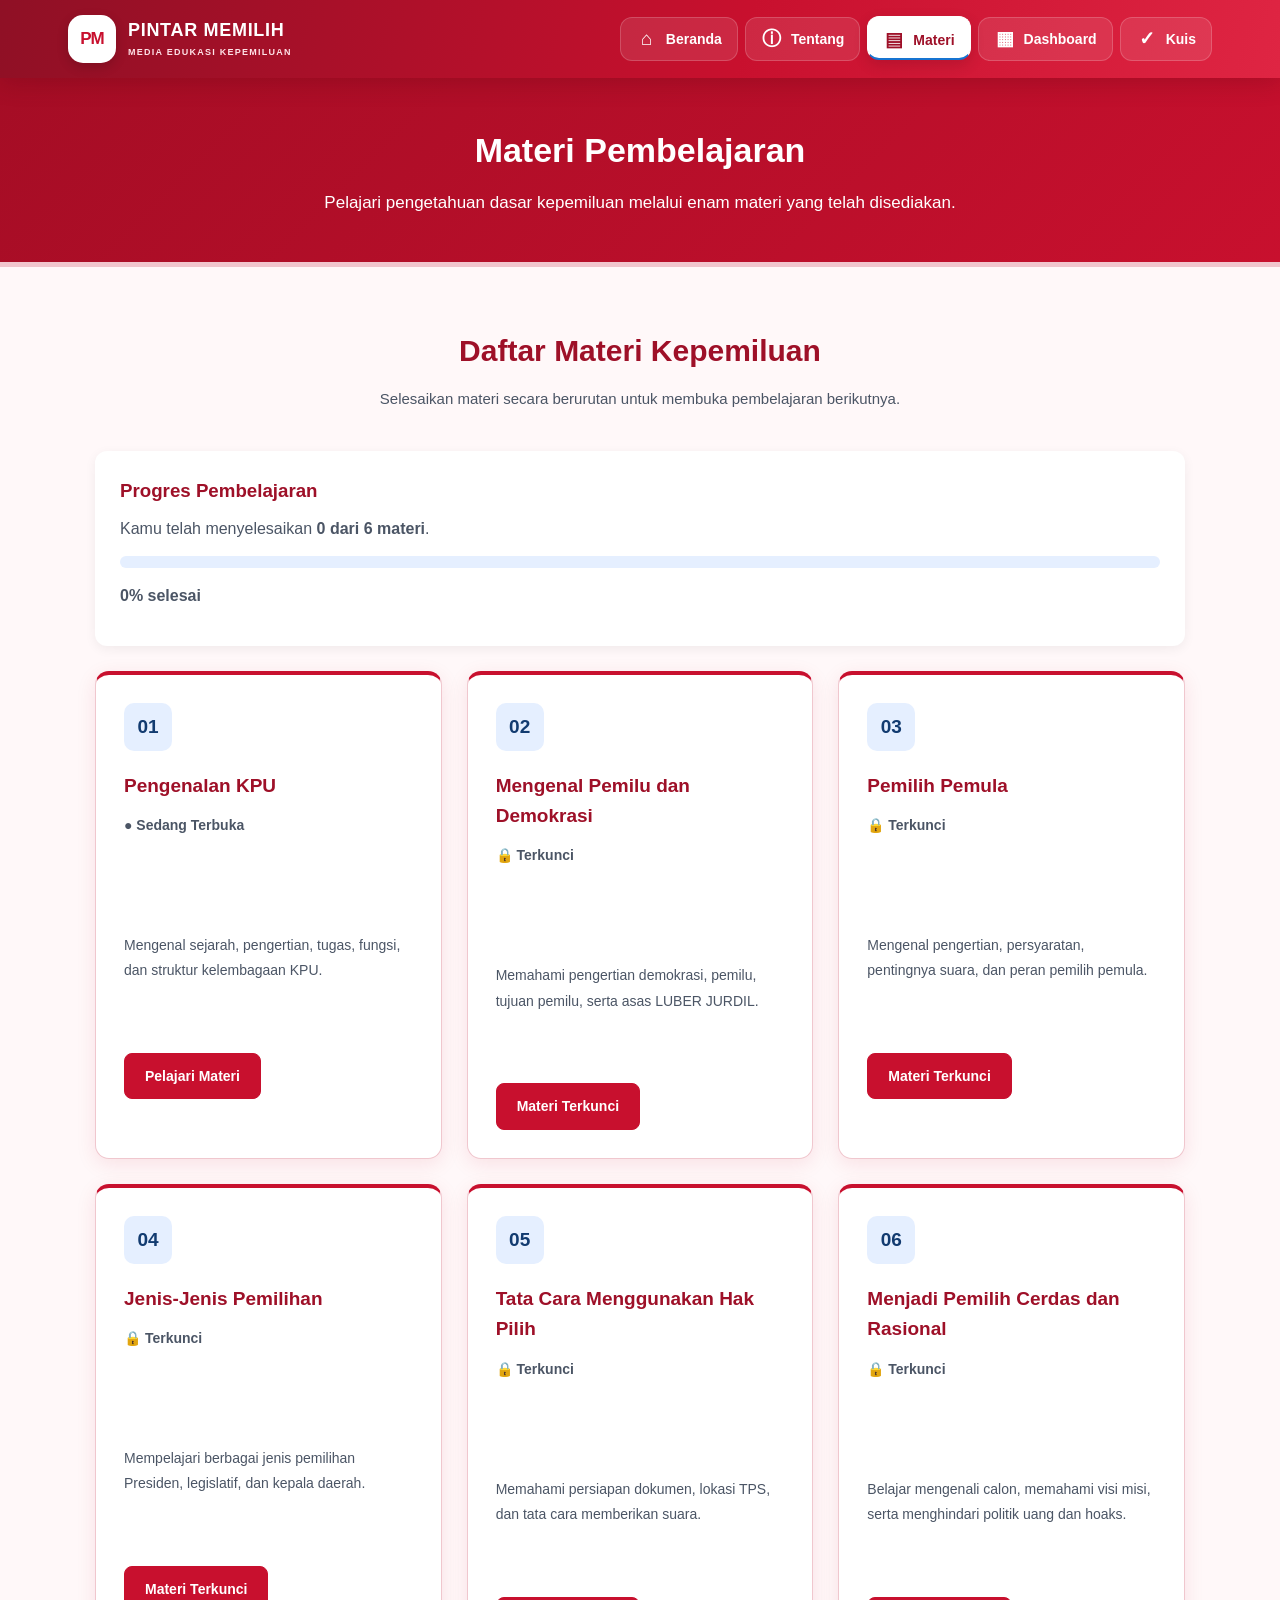
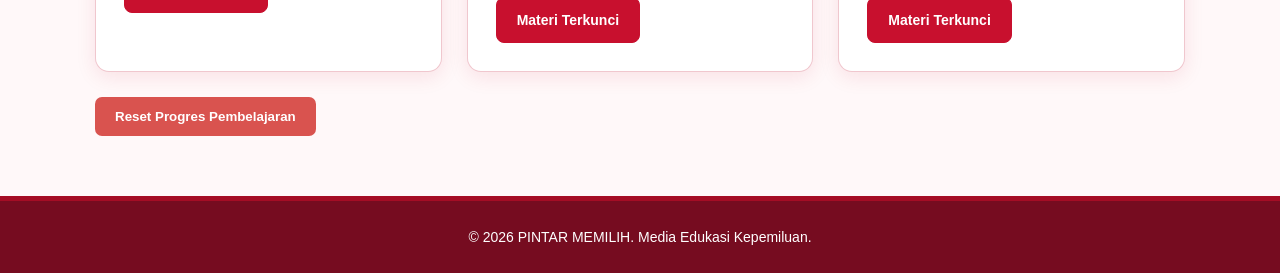
<file: pages/materi-3.html>
<!DOCTYPE html>
<html lang="id">
<head>
    <meta charset="UTF-8">
    <meta name="viewport" content="width=device-width, initial-scale=1.0">

    <title>Pemilih Pemula - PINTAR MEMILIH</title>

    <link rel="stylesheet" href="../assets/css/style.css">
</head>

<body>

    <!-- BAGIAN HEADER -->
    <header class="site-header"><nav class="navbar" aria-label="Navigasi utama">
<a class="brand" href="../index.html"><span class="brand-mark">PM</span><span class="brand-copy"><strong>PINTAR MEMILIH</strong><small>MEDIA EDUKASI KEPEMILUAN</small></span></a>
<ul class="nav-menu">
<li><a href="../index.html"><span class="nav-icon">⌂</span><span>Beranda</span></a></li>
<li><a href="tentang.html"><span class="nav-icon">ⓘ</span><span>Tentang</span></a></li>
<li><a href="pembelajaran.html"><span class="nav-icon">▤</span><span>Materi</span></a></li>
<li><a href="dashboard.html"><span class="nav-icon">▦</span><span>Dashboard</span></a></li>
<li><a href="kuis.html"><span class="nav-icon">✓</span><span>Kuis</span></a></li>
</ul></nav></header>


    <!-- JUDUL HALAMAN -->
    <section class="page-header">
        <h1>Materi 3: Pemilih Pemula</h1>
        <p>Mengenal hak, persyaratan, dan peran pemilih pemula dalam demokrasi.</p>
    </section>


    <!-- BAGIAN ISI MATERI -->
    <main class="material-container">

        <div class="material-intro">
            <span class="material-label">MATERI PEMBELAJARAN 03</span>

            <h2>Kenali Hak Pilihmu, Tentukan Masa Depanmu</h2>

            <p>
                Pemilih pemula merupakan bagian penting dalam proses demokrasi.
                Melalui pemahaman tentang hak pilih, generasi muda dapat
                berpartisipasi secara aktif dan bertanggung jawab dalam pemilu.
            </p>
        </div>


        <!-- DAFTAR ISI -->
        <div class="material-menu">
            <h3>Daftar Materi</h3>

            <ol>
                <li><a href="#pengertian">Pengertian Pemilih Pemula</a></li>
                <li><a href="#persyaratan">Persyaratan Menjadi Pemilih</a></li>
                <li><a href="#pentingnya">Pentingnya Suara Pemilih Pemula</a></li>
                <li><a href="#generasi">Peran Generasi Muda</a></li>
                <li><a href="#hak-kewajiban">Hak dan Kewajiban Pemilih</a></li>
            </ol>
        </div>


        <!-- MATERI 1 -->
        <section class="material-section" id="pengertian">

            <h2>1. Pengertian Pemilih Pemula</h2>

            <p>
                Pemilih pemula adalah warga negara Indonesia yang baru
                pertama kali memenuhi persyaratan untuk menggunakan hak
                pilihnya dalam pemilihan umum atau pemilihan kepala daerah.
            </p>

            <p>
                Pemilih pemula umumnya berasal dari kalangan generasi muda
                yang baru mencapai usia untuk menggunakan hak pilih.
                Mereka memiliki kesempatan untuk menentukan pilihan
                berdasarkan pengetahuan dan pertimbangan masing-masing.
            </p>

            <div class="material-note">
                <strong>Contoh:</strong>
                Seseorang yang telah berusia 17 tahun pada hari pemungutan
                suara dan memenuhi persyaratan sebagai pemilih dapat
                menggunakan hak pilihnya untuk pertama kali.
            </div>

        </section>


        <!-- MATERI 2 -->
        <section class="material-section" id="persyaratan">

            <h2>2. Persyaratan Menjadi Pemilih</h2>

            <p>
                Untuk dapat menggunakan hak pilih dalam pemilu di Indonesia,
                seseorang harus memenuhi ketentuan yang berlaku.
                Secara umum, persyaratan pemilih meliputi:
            </p>

            <ul class="material-list">
                <li>Merupakan warga negara Indonesia.</li>

                <li>
                    Telah berumur 17 tahun atau lebih pada hari pemungutan
                    suara, sudah kawin, atau pernah kawin.
                </li>

                <li>
                    Tidak sedang dicabut hak pilihnya berdasarkan putusan
                    pengadilan yang telah mempunyai kekuatan hukum tetap.
                </li>

                <li>
                    Terdaftar sebagai pemilih sesuai dengan ketentuan
                    peraturan perundang-undangan.
                </li>
            </ul>

            <div class="material-note">
                <strong>Catatan:</strong>
                Persyaratan pemilih perlu dipahami berdasarkan peraturan
                perundang-undangan yang berlaku. Ketentuan administrasi
                dan pendaftaran pemilih juga harus diperhatikan.
            </div>

        </section>


        <!-- MATERI 3 -->
        <section class="material-section" id="pentingnya">

            <h2>3. Pentingnya Suara Pemilih Pemula</h2>

            <p>
                Suara pemilih pemula memiliki arti penting dalam demokrasi.
                Setiap suara yang diberikan melalui pemilu merupakan bentuk
                partisipasi masyarakat dalam menentukan pemimpin dan wakil
                rakyat.
            </p>

            <p>
                Pemilih pemula juga dapat memberikan pengaruh positif
                terhadap kualitas demokrasi apabila menggunakan hak
                pilihnya secara sadar dan bertanggung jawab.
            </p>

            <ul class="material-list">
                <li>Ikut menentukan pemimpin dan wakil rakyat.</li>

                <li>
                    Menjadi bagian dari proses demokrasi di Indonesia.
                </li>

                <li>
                    Mendorong terciptanya pemilu yang jujur dan adil.
                </li>

                <li>
                    Menunjukkan kepedulian terhadap masa depan bangsa.
                </li>
            </ul>

        </section>


        <!-- MATERI 4 -->
        <section class="material-section" id="generasi">

            <h2>4. Peran Generasi Muda dalam Demokrasi</h2>

            <p>
                Generasi muda tidak hanya berperan sebagai pemilih,
                tetapi juga dapat berkontribusi dalam menciptakan
                lingkungan demokrasi yang sehat.
            </p>

            <p>Beberapa peran generasi muda antara lain:</p>

            <ul class="material-list">
                <li>
                    Mencari informasi yang benar mengenai pemilu.
                </li>

                <li>
                    Mengajak masyarakat untuk menggunakan hak pilih.
                </li>

                <li>
                    Tidak menyebarkan berita bohong atau hoaks.
                </li>

                <li>
                    Menghargai perbedaan pilihan politik.
                </li>

                <li>
                    Menolak praktik politik uang.
                </li>
            </ul>

            <div class="material-note">
                <strong>Ingat:</strong>
                Perbedaan pilihan bukan alasan untuk bermusuhan.
                Demokrasi mengajarkan kita untuk saling menghormati.
            </div>

        </section>


        <!-- MATERI 5 -->
        <section class="material-section" id="hak-kewajiban">

            <h2>5. Hak dan Kewajiban Pemilih</h2>

            <p>
                Setiap pemilih memiliki hak dan tanggung jawab dalam
                pelaksanaan pemilu. Keduanya perlu dipahami agar
                partisipasi masyarakat dapat berjalan dengan baik.
            </p>

            <h3>Hak Pemilih</h3>

            <ul class="material-list">
                <li>Mendapatkan kesempatan menggunakan hak pilih.</li>

                <li>
                    Menentukan pilihan secara bebas tanpa tekanan.
                </li>

                <li>
                    Mendapatkan informasi mengenai pemilu.
                </li>

                <li>
                    Mendapatkan perlakuan yang adil sesuai ketentuan.
                </li>
            </ul>

            <h3>Kewajiban dan Tanggung Jawab Pemilih</h3>

            <ul class="material-list">
                <li>Memahami informasi sebelum menentukan pilihan.</li>

                <li>
                    Menjaga ketertiban selama proses pemungutan suara.
                </li>

                <li>
                    Menghormati pilihan orang lain.
                </li>

                <li>
                    Tidak terlibat dalam praktik politik uang.
                </li>

                <li>
                    Menggunakan hak pilih secara bertanggung jawab.
                </li>
            </ul>

        </section>


        <!-- KESIMPULAN -->
        <section class="material-summary">

            <h2>Kesimpulan Materi</h2>

            <p>
                Pemilih pemula merupakan bagian penting dalam demokrasi.
                Dengan memahami persyaratan, hak, dan tanggung jawab sebagai
                pemilih, generasi muda diharapkan mampu berpartisipasi
                secara cerdas, bebas, dan bertanggung jawab dalam pemilu.
            </p>

            <p>
                <strong>
                    Satu suara memiliki arti. Gunakan hak pilihmu dengan bijak!
                </strong>
            </p>

        </section>


        <!-- NAVIGASI MATERI -->
        <div class="material-navigation">

            <a href="materi-2.html" class="learning-button">
                ← Materi Sebelumnya
            </a>

            <a href="pembelajaran.html" class="learning-button">
                Daftar Materi
            </a>

        </div>

    </main>


    <!-- FOOTER -->
    <footer class="footer">
        <p>
            &copy; <span id="tahun"></span> PINTAR MEMILIH.
            Media Edukasi Kepemiluan.
        </p>
    </footer>


    <!-- JAVASCRIPT -->
    <script src="../assets/js/script.js"></script>
    <script src="../assets/js/progres.js"></script>

</body>
</html>
</file>
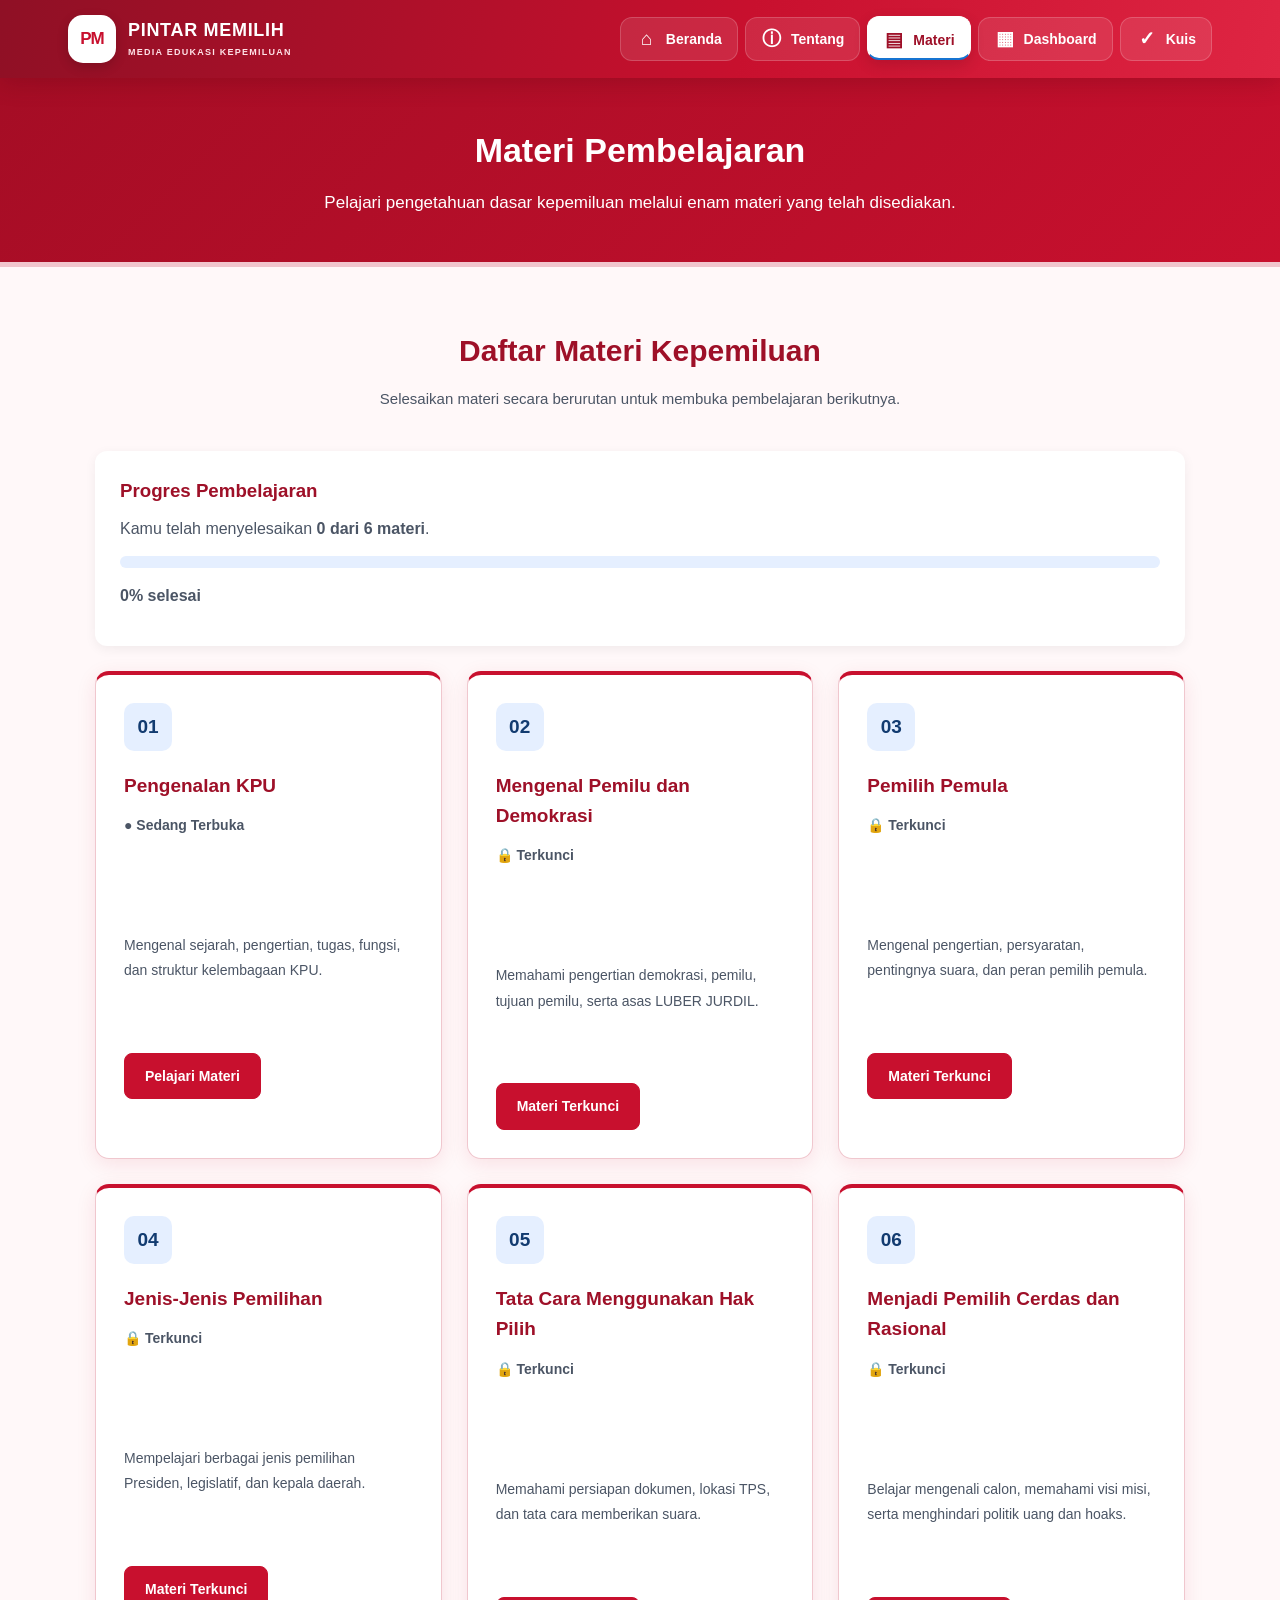
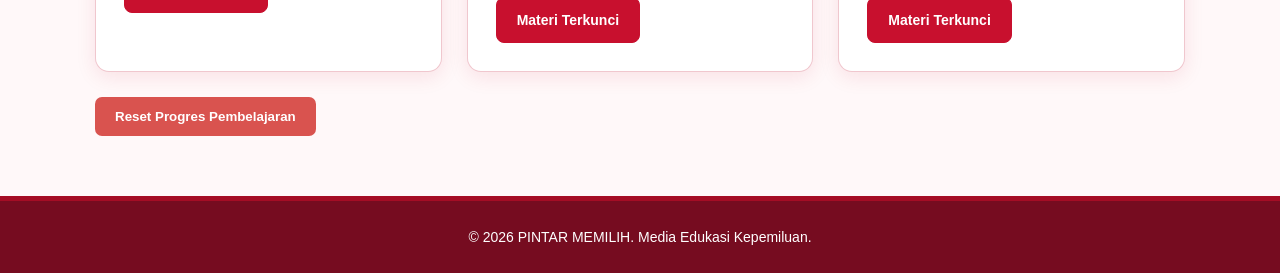
<file: pages/materi-4.html>
<!DOCTYPE html>
<html lang="id">
<head>
    <meta charset="UTF-8">
    <meta name="viewport" content="width=device-width, initial-scale=1.0">

    <title>Jenis-Jenis Pemilihan - PINTAR MEMILIH</title>

    <link rel="stylesheet" href="../assets/css/style.css">
</head>

<body>

    <!-- BAGIAN HEADER -->
    <header class="site-header"><nav class="navbar" aria-label="Navigasi utama">
<a class="brand" href="../index.html"><span class="brand-mark">PM</span><span class="brand-copy"><strong>PINTAR MEMILIH</strong><small>MEDIA EDUKASI KEPEMILUAN</small></span></a>
<ul class="nav-menu">
<li><a href="../index.html"><span class="nav-icon">⌂</span><span>Beranda</span></a></li>
<li><a href="tentang.html"><span class="nav-icon">ⓘ</span><span>Tentang</span></a></li>
<li><a href="pembelajaran.html"><span class="nav-icon">▤</span><span>Materi</span></a></li>
<li><a href="dashboard.html"><span class="nav-icon">▦</span><span>Dashboard</span></a></li>
<li><a href="kuis.html"><span class="nav-icon">✓</span><span>Kuis</span></a></li>
</ul></nav></header>


    <!-- JUDUL HALAMAN -->
    <section class="page-header">
        <h1>Materi 4: Jenis-Jenis Pemilihan</h1>

        <p>
            Mengenal berbagai jenis pemilihan dan jabatan yang dipilih
            oleh masyarakat dalam sistem demokrasi Indonesia.
        </p>
    </section>


    <!-- ISI MATERI -->
    <main class="material-container">

        <div class="material-intro">

            <span class="material-label">MATERI PEMBELAJARAN 04</span>

            <h2>Mengenal Jenis Pemilihan di Indonesia</h2>

            <p>
                Indonesia menyelenggarakan berbagai jenis pemilihan
                sebagai bagian dari pelaksanaan demokrasi.
                Melalui pemilihan, masyarakat dapat menentukan
                pemimpin dan wakil rakyat sesuai dengan ketentuan
                peraturan perundang-undangan.
            </p>

        </div>


        <!-- DAFTAR ISI -->
        <div class="material-menu">

            <h3>Daftar Materi</h3>

            <ol>
                <li><a href="#presiden">Pemilihan Presiden dan Wakil Presiden</a></li>

                <li><a href="#dpr">Pemilihan Anggota DPR</a></li>

                <li><a href="#dpd">Pemilihan Anggota DPD</a></li>

                <li><a href="#dprd">Pemilihan Anggota DPRD</a></li>

                <li><a href="#pilkada">Pemilihan Kepala Daerah (Pilkada)</a></li>

                <li><a href="#perbedaan">Perbedaan Pemilu dan Pilkada</a></li>
            </ol>

        </div>


        <!-- MATERI 1 -->
        <section class="material-section" id="presiden">

            <h2>1. Pemilihan Presiden dan Wakil Presiden</h2>

            <p>
                Pemilihan Presiden dan Wakil Presiden merupakan
                pemilihan untuk menentukan pemimpin tertinggi
                pemerintahan negara Indonesia.
            </p>

            <p>
                Presiden dan Wakil Presiden dipilih secara langsung
                oleh rakyat melalui pemilihan umum.
            </p>

            <h3>Tugas Presiden secara umum</h3>

            <ul class="material-list">

                <li>Memimpin penyelenggaraan pemerintahan negara.</li>

                <li>Menjalankan undang-undang dan kebijakan negara.</li>

                <li>Memimpin pemerintahan sesuai konstitusi.</li>

                <li>Mewakili negara dalam hubungan internasional.</li>

            </ul>

            <div class="material-note">
                <strong>Contoh:</strong>
                Ketika mengikuti pemilihan Presiden, pemilih memberikan
                suara kepada pasangan calon Presiden dan Wakil Presiden.
            </div>

        </section>


        <!-- MATERI 2 -->
        <section class="material-section" id="dpr">

            <h2>2. Pemilihan Anggota DPR</h2>

            <p>
                DPR atau Dewan Perwakilan Rakyat merupakan lembaga
                perwakilan rakyat yang memiliki fungsi legislasi,
                anggaran, dan pengawasan.
            </p>

            <p>
                Anggota DPR dipilih oleh masyarakat melalui pemilihan
                umum berdasarkan daerah pemilihan.
            </p>

            <h3>Fungsi DPR</h3>

            <ul class="material-list">

                <li>
                    Fungsi legislasi, yaitu membentuk undang-undang
                    bersama Presiden.
                </li>

                <li>
                    Fungsi anggaran, yaitu membahas dan memberikan
                    persetujuan terhadap anggaran negara sesuai
                    kewenangannya.
                </li>

                <li>
                    Fungsi pengawasan, yaitu mengawasi pelaksanaan
                    undang-undang dan kebijakan pemerintah.
                </li>

            </ul>

        </section>


        <!-- MATERI 3 -->
        <section class="material-section" id="dpd">

            <h2>3. Pemilihan Anggota DPD</h2>

            <p>
                DPD atau Dewan Perwakilan Daerah merupakan lembaga
                perwakilan daerah yang membawa aspirasi daerah
                di tingkat nasional.
            </p>

            <p>
                Anggota DPD dipilih secara langsung oleh masyarakat
                di setiap provinsi melalui pemilihan umum.
            </p>

            <h3>Peran DPD</h3>

            <ul class="material-list">

                <li>
                    Membawa aspirasi dan kepentingan daerah.
                </li>

                <li>
                    Mengajukan rancangan undang-undang tertentu
                    yang berkaitan dengan daerah.
                </li>

                <li>
                    Memberikan pertimbangan terhadap rancangan
                    undang-undang tertentu.
                </li>

                <li>
                    Melakukan pengawasan terhadap pelaksanaan
                    undang-undang tertentu sesuai kewenangannya.
                </li>

            </ul>

        </section>


        <!-- MATERI 4 -->
        <section class="material-section" id="dprd">

            <h2>4. Pemilihan Anggota DPRD</h2>

            <p>
                DPRD atau Dewan Perwakilan Rakyat Daerah merupakan
                lembaga perwakilan rakyat di tingkat daerah.
                DPRD terdiri dari DPRD Provinsi dan DPRD Kabupaten/Kota.
            </p>

            <p>
                Anggota DPRD dipilih oleh masyarakat melalui
                pemilihan umum berdasarkan daerah pemilihan.
            </p>

            <h3>Peran DPRD</h3>

            <ul class="material-list">

                <li>Membentuk peraturan daerah bersama kepala daerah.</li>

                <li>Membahas dan menyetujui anggaran daerah.</li>

                <li>Mengawasi pelaksanaan pemerintahan daerah.</li>

                <li>Menyalurkan aspirasi masyarakat daerah.</li>

            </ul>

        </section>


        <!-- MATERI 5 -->
        <section class="material-section" id="pilkada">

            <h2>5. Pemilihan Kepala Daerah (Pilkada)</h2>

            <p>
                Pemilihan Kepala Daerah atau Pilkada merupakan
                proses pemilihan untuk menentukan kepala daerah
                dan wakil kepala daerah.
            </p>

            <p>
                Masyarakat menggunakan hak pilihnya untuk menentukan
                pemimpin daerah sesuai dengan wilayah masing-masing.
            </p>

            <h3>Jenis jabatan yang dipilih</h3>

            <ul class="material-list">

                <li>
                    Gubernur dan Wakil Gubernur untuk tingkat provinsi.
                </li>

                <li>
                    Bupati dan Wakil Bupati untuk tingkat kabupaten.
                </li>

                <li>
                    Wali Kota dan Wakil Wali Kota untuk tingkat kota.
                </li>

            </ul>

            <div class="material-note">
                <strong>Contoh:</strong>
                Masyarakat Kota Jambi memilih pasangan calon
                Wali Kota dan Wakil Wali Kota Jambi dalam Pilkada.
            </div>

        </section>


        <!-- MATERI 6 -->
        <section class="material-section" id="perbedaan">

            <h2>6. Perbedaan Pemilu dan Pilkada</h2>

            <p>
                Pemilu dan Pilkada sama-sama merupakan sarana
                pelaksanaan demokrasi. Namun, keduanya memiliki
                perbedaan dari segi jabatan yang dipilih dan
                penyelenggaraannya.
            </p>

            <table>
                <thead>
                    <tr>
                        <th>Aspek</th>
                        <th>Pemilu</th>
                        <th>Pilkada</th>
                    </tr>
                </thead>

                <tbody>
                    <tr>
                        <td>Tujuan</td>
                        <td>Memilih Presiden dan wakilnya serta anggota DPR, DPD, dan DPRD.</td>
                        <td>Memilih kepala daerah dan wakil kepala daerah.</td>
                    </tr>

                    <tr>
                        <td>Wilayah</td>
                        <td>Nasional dan daerah pemilihan.</td>
                        <td>Provinsi serta kabupaten/kota.</td>
                    </tr>

                    <tr>
                        <td>Penyelenggara</td>
                        <td>KPU.</td>
                        <td>KPU Provinsi dan KPU Kabupaten/Kota sesuai tingkat pemilihan.</td>
                    </tr>
                </tbody>
            </table>

            <div class="material-note">
                <strong>Hal penting:</strong>
                Pemilu dan Pilkada memiliki dasar hukum dan mekanisme
                penyelenggaraan yang berbeda. Keduanya merupakan bagian
                dari sistem demokrasi Indonesia.
            </div>

        </section>


        <!-- KESIMPULAN -->
        <section class="material-summary">

            <h2>Kesimpulan Materi</h2>

            <p>
                Terdapat berbagai jenis pemilihan di Indonesia,
                mulai dari pemilihan Presiden dan Wakil Presiden,
                anggota DPR, DPD, DPRD, hingga kepala daerah.
            </p>

            <p>
                Dengan memahami jenis-jenis pemilihan tersebut,
                pemilih pemula diharapkan mengetahui siapa yang
                dipilih dan memahami pentingnya menggunakan
                hak pilih secara bertanggung jawab.
            </p>

            <p>
                <strong>
                    Kenali jenis pemilihannya, pahami calon yang dipilih,
                    dan gunakan hak pilih dengan bijak!
                </strong>
            </p>

        </section>


        <!-- NAVIGASI -->
        <div class="material-navigation">

            <a href="materi-3.html" class="learning-button">
                ← Materi Sebelumnya
            </a>

            <a href="pembelajaran.html" class="learning-button">
                Daftar Materi
            </a>

        </div>

    </main>


    <!-- FOOTER -->
    <footer class="footer">

        <p>
            &copy; <span id="tahun"></span> PINTAR MEMILIH.
            Media Edukasi Kepemiluan.
        </p>

    </footer>


    <!-- JAVASCRIPT -->
    <script src="../assets/js/script.js"></script>
    <script src="../assets/js/progres.js"></script>

</body>
</html>
</file>
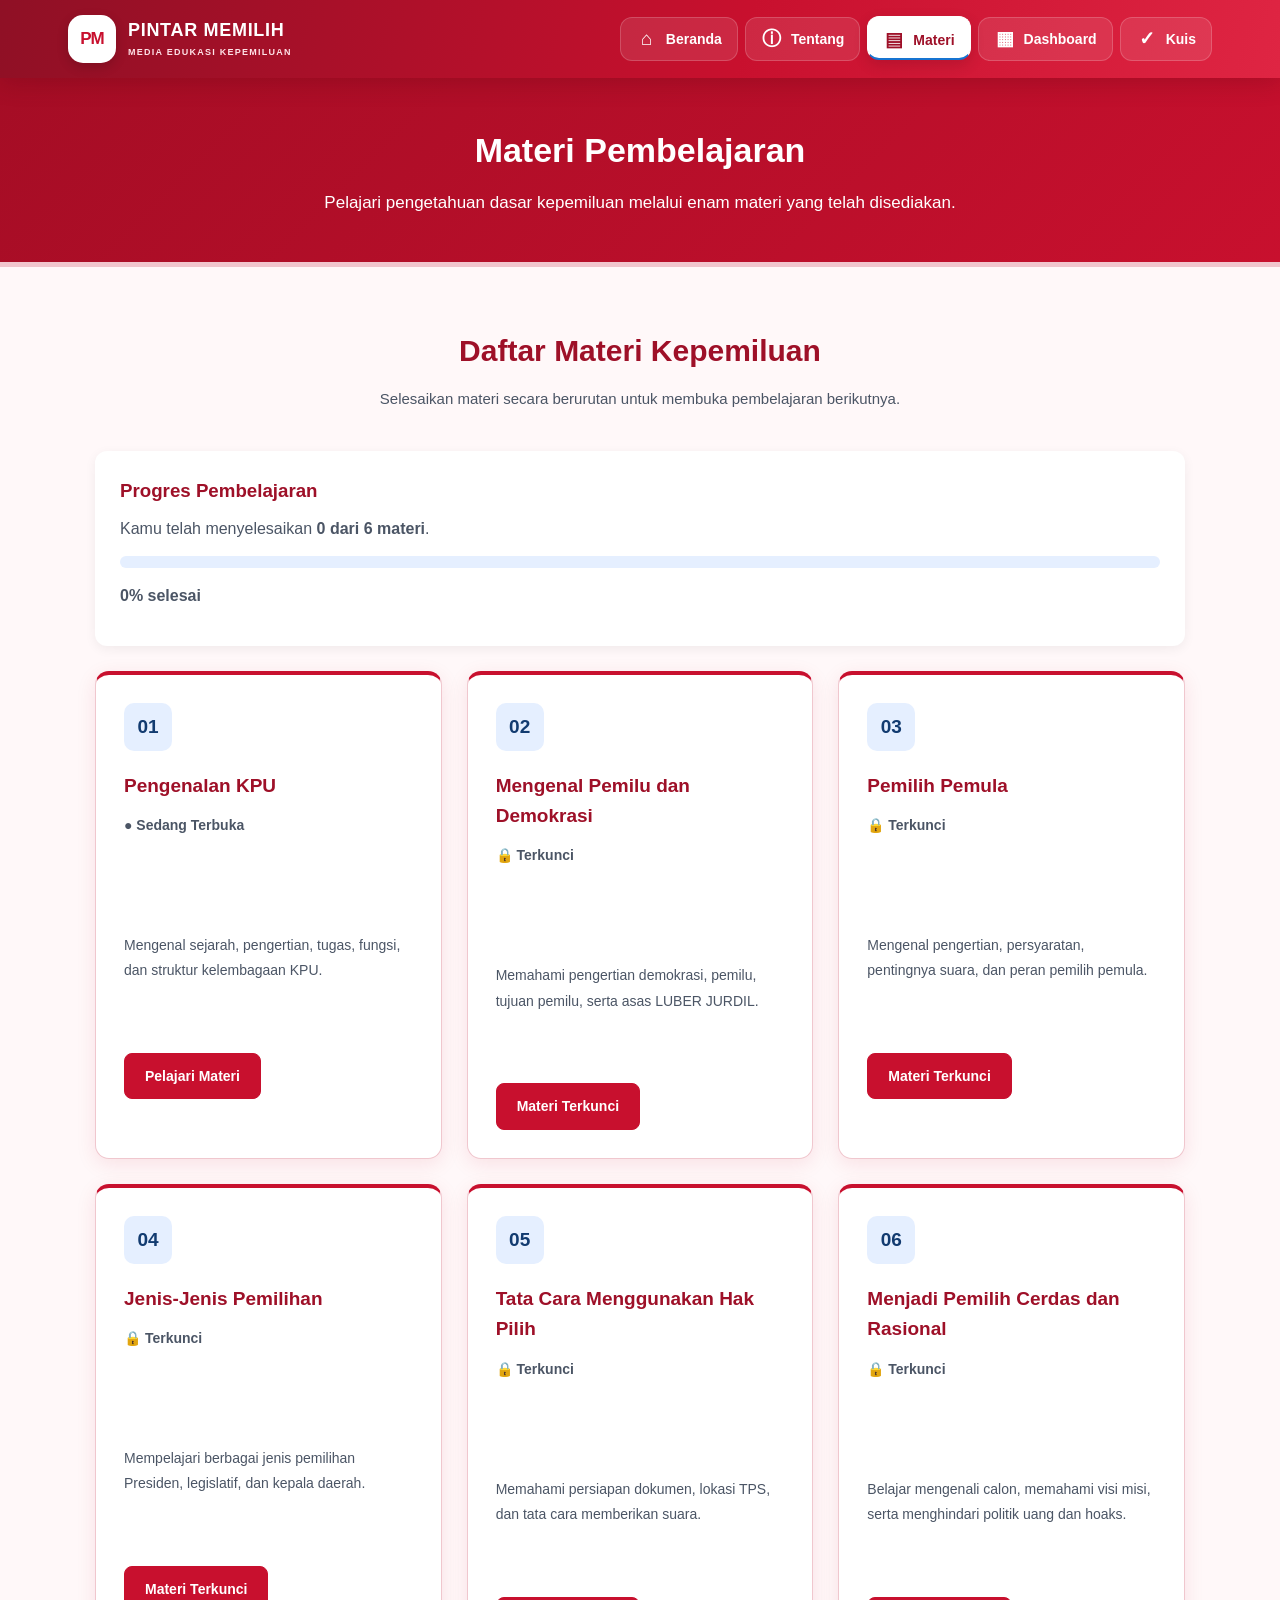
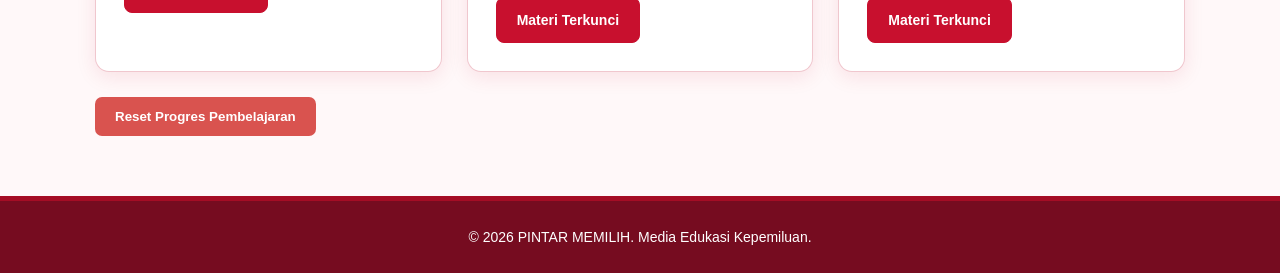
<file: pages/materi-5.html>
<!DOCTYPE html>
<html lang="id">
<head>
    <meta charset="UTF-8">
    <meta name="viewport" content="width=device-width, initial-scale=1.0">

    <title>Tata Cara Menggunakan Hak Pilih - PINTAR MEMILIH</title>

    <link rel="stylesheet" href="../assets/css/style.css">
</head>

<body>

    <!-- HEADER -->
    <header class="site-header"><nav class="navbar" aria-label="Navigasi utama">
<a class="brand" href="../index.html"><span class="brand-mark">PM</span><span class="brand-copy"><strong>PINTAR MEMILIH</strong><small>MEDIA EDUKASI KEPEMILUAN</small></span></a>
<ul class="nav-menu">
<li><a href="../index.html"><span class="nav-icon">⌂</span><span>Beranda</span></a></li>
<li><a href="tentang.html"><span class="nav-icon">ⓘ</span><span>Tentang</span></a></li>
<li><a href="pembelajaran.html"><span class="nav-icon">▤</span><span>Materi</span></a></li>
<li><a href="dashboard.html"><span class="nav-icon">▦</span><span>Dashboard</span></a></li>
<li><a href="kuis.html"><span class="nav-icon">✓</span><span>Kuis</span></a></li>
</ul></nav></header>


    <!-- JUDUL HALAMAN -->
    <section class="page-header">

        <h1>Materi 5: Tata Cara Menggunakan Hak Pilih</h1>

        <p>
            Pelajari tahapan menggunakan hak pilih agar dapat
            mengikuti pemungutan suara dengan benar.
        </p>

    </section>


    <!-- ISI MATERI -->
    <main class="material-container">


        <!-- PENGANTAR -->
        <div class="material-intro">

            <span class="material-label">MATERI PEMBELAJARAN 05</span>

            <h2>Kenali Prosesnya, Gunakan Hak Pilihmu</h2>

            <p>
                Menggunakan hak pilih merupakan salah satu bentuk
                partisipasi masyarakat dalam demokrasi.
                Setiap pemilih perlu memahami tahapan pemungutan
                suara agar dapat memberikan suara secara tertib,
                bebas, dan bertanggung jawab.
            </p>

        </div>


        <!-- DAFTAR ISI -->
        <div class="material-menu">

            <h3>Daftar Materi</h3>

            <ol>
                <li><a href="#status">Memeriksa Status Pemilih</a></li>

                <li><a href="#lokasi">Mengetahui Lokasi TPS</a></li>

                <li><a href="#persiapan">Persiapan Sebelum ke TPS</a></li>

                <li><a href="#proses">Tahapan Pemungutan Suara</a></li>

                <li><a href="#mencoblos">Cara Mencoblos dengan Benar</a></li>

                <li><a href="#setelah">Setelah Menggunakan Hak Pilih</a></li>
            </ol>

        </div>


        <!-- MATERI 1 -->
        <section class="material-section" id="status">

            <h2>1. Memeriksa Status Pemilih</h2>

            <p>
                Sebelum hari pemungutan suara, masyarakat perlu
                memastikan apakah namanya sudah terdaftar dalam
                Daftar Pemilih Tetap (DPT).
            </p>

            <p>
                Pemeriksaan status pemilih dapat dilakukan melalui
                layanan pengecekan pemilih yang disediakan oleh KPU,
                yaitu Cek DPT Online, apabila layanan tersebut tersedia.
            </p>

            <h3>Langkah-langkah pemeriksaan:</h3>

            <ol class="material-list">

                <li>
                    Buka layanan Cek DPT Online melalui situs resmi KPU.
                </li>

                <li>
                    Masukkan data yang diminta, seperti NIK.
                </li>

                <li>
                    Ikuti petunjuk pemeriksaan pada halaman tersebut.
                </li>

                <li>
                    Periksa informasi status dan lokasi pemungutan suara.
                </li>

            </ol>

            <div class="material-note">

                <strong>Catatan:</strong>

                Gunakan hanya situs resmi KPU untuk memeriksa
                informasi kepemiluan. Jangan membagikan NIK
                atau data pribadi kepada pihak yang tidak dikenal.

            </div>

        </section>


        <!-- MATERI 2 -->
        <section class="material-section" id="lokasi">

            <h2>2. Mengetahui Lokasi TPS</h2>

            <p>
                TPS atau Tempat Pemungutan Suara merupakan tempat
                pemilih memberikan suara dalam pemilu atau
                pemilihan sesuai ketentuan.
            </p>

            <p>
                Setiap pemilih perlu mengetahui lokasi TPS tempat
                dirinya terdaftar agar tidak salah mendatangi
                tempat pemungutan suara.
            </p>

            <h3>Informasi yang perlu diketahui:</h3>

            <ul class="material-list">

                <li>Nomor TPS tempat terdaftar.</li>

                <li>Alamat atau lokasi TPS.</li>

                <li>Informasi waktu pemungutan suara.</li>

                <li>Informasi dokumen yang perlu dibawa.</li>

            </ul>

        </section>


        <!-- MATERI 3 -->
        <section class="material-section" id="persiapan">

            <h2>3. Persiapan Sebelum ke TPS</h2>

            <p>
                Sebelum datang ke TPS, pemilih sebaiknya
                mempersiapkan beberapa hal agar proses
                pemungutan suara berjalan lancar.
            </p>

            <h3>Hal-hal yang perlu dipersiapkan:</h3>

            <ul class="material-list">

                <li>
                    Membawa dokumen identitas sesuai ketentuan,
                    seperti KTP-el atau dokumen kependudukan
                    yang diakui.
                </li>

                <li>
                    Membawa surat pemberitahuan memilih apabila
                    telah menerima dan diminta sesuai ketentuan.
                </li>

                <li>
                    Mengetahui lokasi TPS tempat terdaftar.
                </li>

                <li>
                    Memperhatikan jadwal pemungutan suara.
                </li>

                <li>
                    Memahami calon atau peserta pemilihan
                    sebelum menentukan pilihan.
                </li>

            </ul>

            <div class="material-note">

                <strong>Tips pemilih pemula:</strong>

                Persiapkan dokumen sejak awal dan datang sesuai
                jadwal yang ditentukan agar tidak terburu-buru.

            </div>

        </section>


        <!-- MATERI 4 -->
        <section class="material-section" id="proses">

            <h2>4. Tahapan Pemungutan Suara</h2>

            <p>
                Pada hari pemungutan suara, pemilih akan mengikuti
                beberapa tahapan di TPS.
            </p>

            <h3>Urutan umum proses pemungutan suara:</h3>

            <ol class="material-list">

                <li>
                    Pemilih datang ke TPS sesuai lokasi tempat terdaftar.
                </li>

                <li>
                    Pemilih melapor kepada petugas KPPS.
                </li>

                <li>
                    Petugas melakukan pemeriksaan identitas dan
                    pencocokan data pemilih.
                </li>

                <li>
                    Pemilih menerima surat suara sesuai jenis
                    pemilihan yang dilaksanakan.
                </li>

                <li>
                    Pemilih menuju bilik suara untuk memberikan
                    suara secara rahasia.
                </li>

                <li>
                    Pemilih memasukkan surat suara ke dalam kotak suara.
                </li>

                <li>
                    Pemilih mengikuti prosedur penandaan jari
                    sesuai ketentuan yang berlaku.
                </li>

            </ol>

            <div class="material-note">

                <strong>Ingat:</strong>

                Ikuti arahan petugas KPPS dan jangan mengganggu
                pemilih lain selama proses pemungutan suara.

            </div>

        </section>


        <!-- MATERI 5 -->
        <section class="material-section" id="mencoblos">

            <h2>5. Cara Mencoblos dengan Benar</h2>

            <p>
                Surat suara merupakan media yang digunakan pemilih
                untuk memberikan suara kepada calon atau peserta
                pemilihan.
            </p>

            <p>
                Pemilih harus memperhatikan petunjuk pencoblosan
                agar suara yang diberikan dapat dinyatakan sah
                sesuai ketentuan.
            </p>

            <h3>Hal-hal yang perlu diperhatikan:</h3>

            <ul class="material-list">

                <li>
                    Periksa kondisi surat suara sebelum digunakan.
                </li>

                <li>
                    Buka surat suara dengan hati-hati.
                </li>

                <li>
                    Perhatikan nama, nomor, foto, atau tanda gambar
                    calon sesuai jenis surat suara.
                </li>

                <li>
                    Gunakan alat coblos yang tersedia di bilik suara.
                </li>

                <li>
                    Coblos pada bagian yang diperbolehkan
                    sesuai petunjuk untuk jenis surat suara tersebut.
                </li>

                <li>
                    Lipat kembali surat suara sesuai petunjuk
                    sebelum dimasukkan ke kotak suara.
                </li>

            </ul>

            <div class="material-note">

                <strong>Perhatian:</strong>

                Ketentuan keabsahan suara dapat berbeda berdasarkan
                jenis pemilihan. Oleh karena itu, perhatikan
                petunjuk yang diberikan oleh petugas KPPS.

            </div>

        </section>


        <!-- MATERI 6 -->
        <section class="material-section" id="setelah">

            <h2>6. Setelah Menggunakan Hak Pilih</h2>

            <p>
                Setelah memberikan suara, pemilih perlu mengikuti
                prosedur yang ditetapkan oleh petugas TPS.
            </p>

            <ul class="material-list">

                <li>
                    Pastikan surat suara telah dimasukkan
                    ke kotak suara yang sesuai.
                </li>

                <li>
                    Ikuti prosedur penandaan jari sesuai ketentuan.
                </li>

                <li>
                    Tinggalkan area TPS dengan tertib.
                </li>

                <li>
                    Hormati proses pemungutan dan penghitungan suara.
                </li>

                <li>
                    Tidak menyebarkan informasi yang belum
                    terbukti kebenarannya mengenai hasil pemilihan.
                </li>

            </ul>

        </section>


        <!-- KESIMPULAN -->
        <section class="material-summary">

            <h2>Kesimpulan Materi</h2>

            <p>
                Menggunakan hak pilih membutuhkan persiapan dan
                pemahaman terhadap prosedur pemungutan suara.
                Pemilih perlu memeriksa status pendaftaran,
                mengetahui lokasi TPS, membawa dokumen yang
                diperlukan, dan mengikuti arahan petugas KPPS.
            </p>

            <p>
                <strong>
                    Datang ke TPS, gunakan hak pilih, dan jadilah
                    bagian dari demokrasi Indonesia!
                </strong>
            </p>

        </section>


        <!-- NAVIGASI -->
        <div class="material-navigation">

            <a href="materi-4.html" class="learning-button">
                ← Materi Sebelumnya
            </a>

            <a href="pembelajaran.html" class="learning-button">
                Daftar Materi
            </a>

        </div>

    </main>


    <!-- FOOTER -->
    <footer class="footer">

        <p>
            &copy; <span id="tahun"></span> PINTAR MEMILIH.
            Media Edukasi Kepemiluan.
        </p>

    </footer>


    <!-- JAVASCRIPT -->
    <script src="../assets/js/script.js"></script>
    <script src="../assets/js/progres.js"></script>

</body>
</html>
</file>
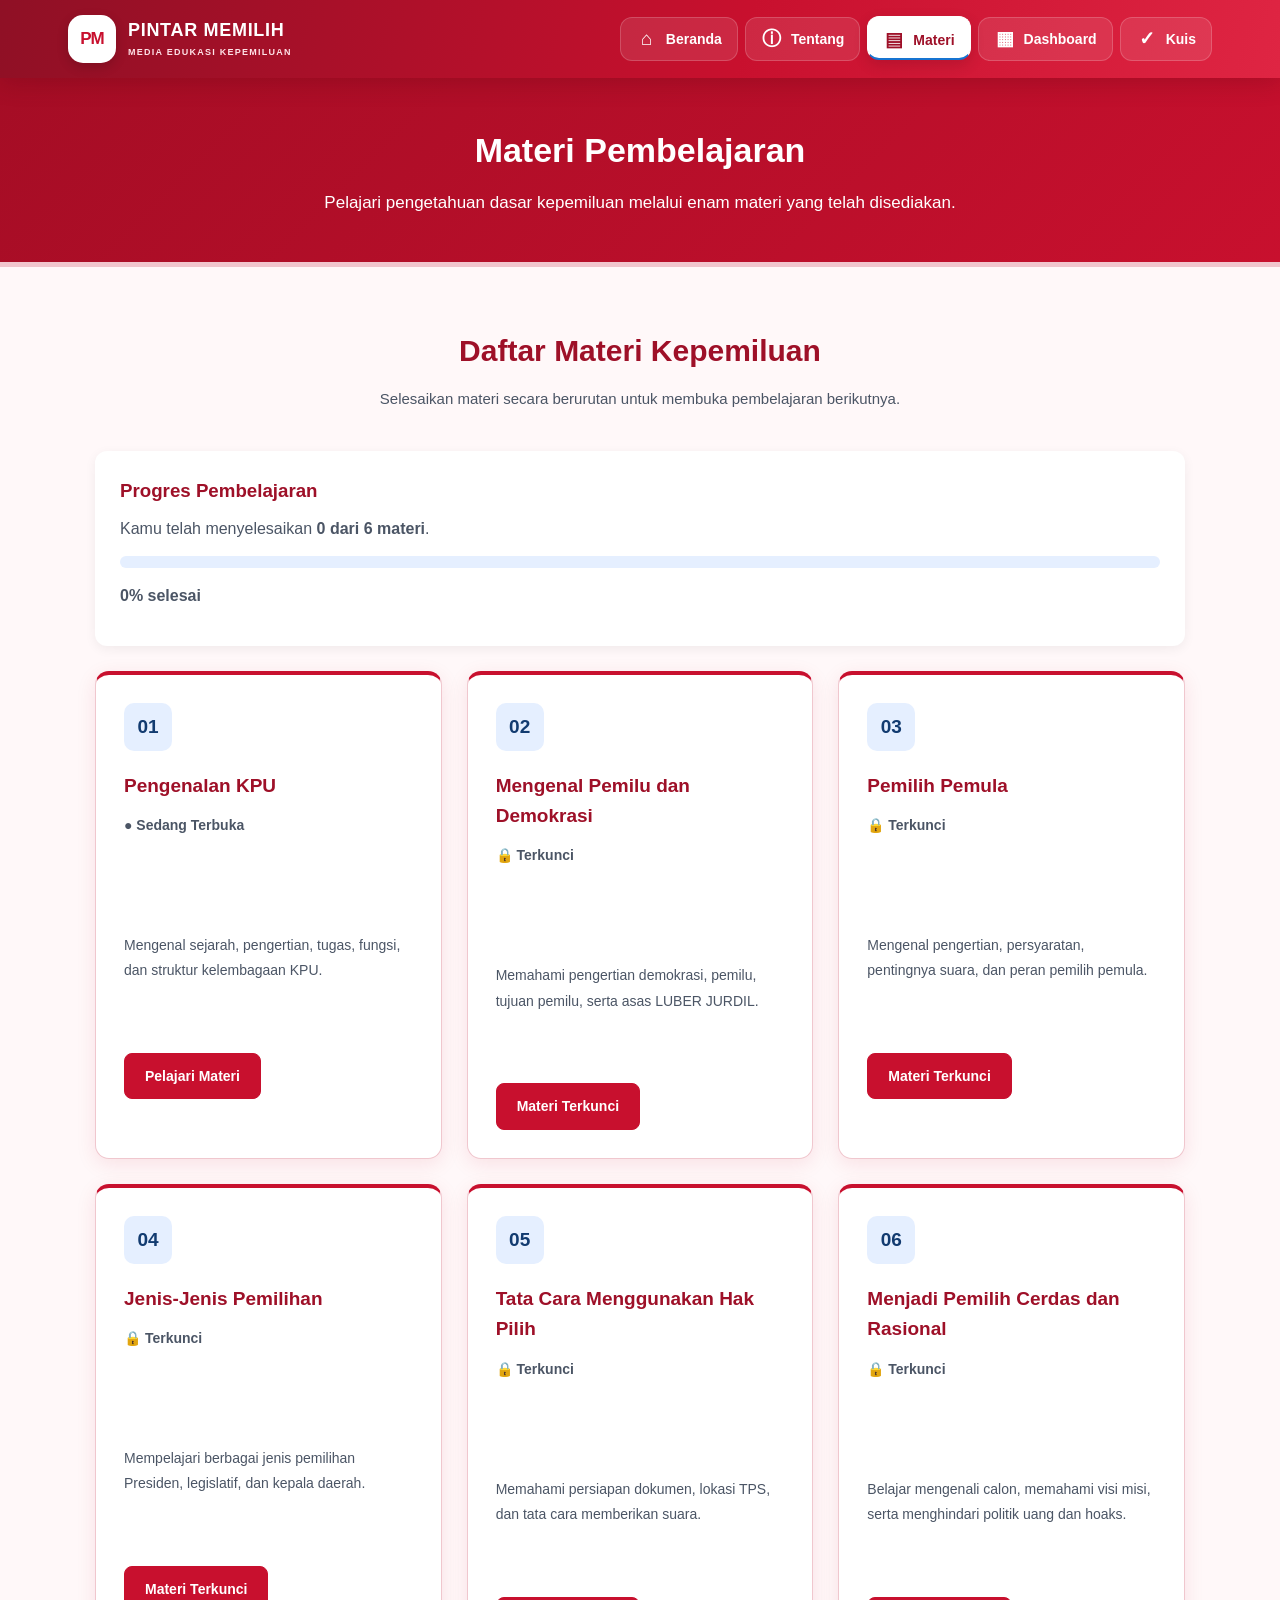
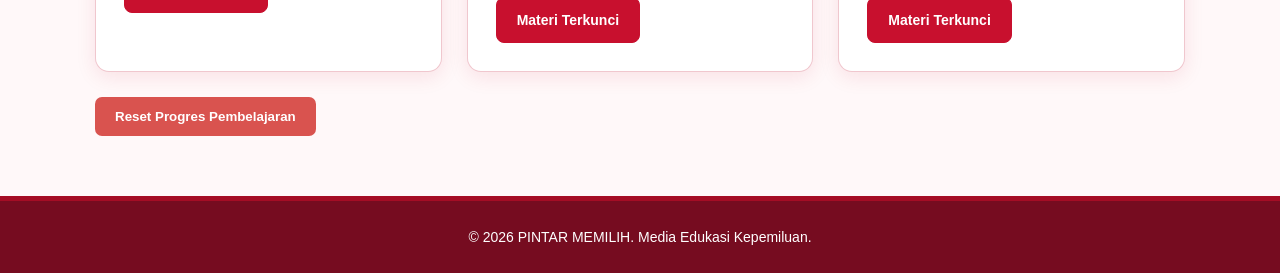
<file: pages/materi-6.html>
<!DOCTYPE html>
<html lang="id">
<head>
    <meta charset="UTF-8">
    <meta name="viewport" content="width=device-width, initial-scale=1.0">

    <title>Menjadi Pemilih Cerdas - PINTAR MEMILIH</title>

    <link rel="stylesheet" href="../assets/css/style.css">
</head>

<body>

    <!-- HEADER -->
    <header class="site-header"><nav class="navbar" aria-label="Navigasi utama">
<a class="brand" href="../index.html"><span class="brand-mark">PM</span><span class="brand-copy"><strong>PINTAR MEMILIH</strong><small>MEDIA EDUKASI KEPEMILUAN</small></span></a>
<ul class="nav-menu">
<li><a href="../index.html"><span class="nav-icon">⌂</span><span>Beranda</span></a></li>
<li><a href="tentang.html"><span class="nav-icon">ⓘ</span><span>Tentang</span></a></li>
<li><a href="pembelajaran.html"><span class="nav-icon">▤</span><span>Materi</span></a></li>
<li><a href="dashboard.html"><span class="nav-icon">▦</span><span>Dashboard</span></a></li>
<li><a href="kuis.html"><span class="nav-icon">✓</span><span>Kuis</span></a></li>
</ul></nav></header>


    <!-- JUDUL HALAMAN -->
    <section class="page-header">

        <h1>Materi 6: Menjadi Pemilih Cerdas dan Rasional</h1>

        <p>
            Jadilah pemilih yang kritis, bijak, dan bertanggung jawab
            dalam menentukan pilihan.
        </p>

    </section>


    <!-- ISI MATERI -->
    <main class="material-container">


        <!-- PENGANTAR -->
        <div class="material-intro">

            <span class="material-label">MATERI PEMBELAJARAN 06</span>

            <h2>Pilihan Cerdas untuk Masa Depan Bangsa</h2>

            <p>
                Menjadi pemilih cerdas berarti mampu menentukan pilihan
                berdasarkan informasi yang benar, mengenali calon,
                memahami program kerja, serta tidak mudah terpengaruh
                oleh berita bohong maupun politik uang.
            </p>

        </div>


        <!-- DAFTAR ISI -->
        <div class="material-menu">

            <h3>Daftar Materi</h3>

            <ol>
                <li><a href="#mengenali">Mengenali Calon dan Peserta Pemilu</a></li>

                <li><a href="#visi">Memahami Visi dan Misi Calon</a></li>

                <li><a href="#politik-uang">Menghindari Politik Uang</a></li>

                <li><a href="#hoaks">Mengenali dan Menangkal Hoaks</a></li>

                <li><a href="#rasional">Menentukan Pilihan Secara Rasional</a></li>

            </ol>

        </div>


        <!-- MATERI 1 -->
        <section class="material-section" id="mengenali">

            <h2>1. Mengenali Calon dan Peserta Pemilu</h2>

            <p>
                Sebelum menentukan pilihan, masyarakat perlu
                mengenali calon dan peserta pemilu yang akan
                dipilih. Informasi mengenai calon dapat membantu
                pemilih memahami latar belakang, pengalaman,
                serta kemampuan calon dalam menjalankan tugasnya.
            </p>

            <h3>Hal yang perlu diperhatikan:</h3>

            <ul class="material-list">

                <li>
                    Mengenali identitas dan latar belakang calon.
                </li>

                <li>
                    Mengetahui pengalaman dan rekam jejak calon.
                </li>

                <li>
                    Memahami program yang ditawarkan.
                </li>

                <li>
                    Mencari informasi dari sumber yang dapat dipercaya.
                </li>

            </ul>

            <div class="material-note">

                <strong>Tips:</strong>

                Jangan menentukan pilihan hanya karena popularitas,
                penampilan, atau ajakan orang lain. Kenali calon
                berdasarkan informasi yang jelas.

            </div>

        </section>


        <!-- MATERI 2 -->
        <section class="material-section" id="visi">

            <h2>2. Memahami Visi dan Misi Calon</h2>

            <p>
                Visi merupakan gambaran tujuan atau kondisi yang
                ingin diwujudkan oleh seorang calon. Sementara itu,
                misi merupakan langkah atau upaya yang direncanakan
                untuk mencapai visi tersebut.
            </p>

            <p>
                Memahami visi dan misi membantu pemilih menilai
                apakah program yang ditawarkan sesuai dengan
                kebutuhan masyarakat.
            </p>

            <h3>Langkah memahami visi dan misi:</h3>

            <ul class="material-list">

                <li>
                    Membaca informasi visi dan misi setiap calon.
                </li>

                <li>
                    Memperhatikan program kerja yang ditawarkan.
                </li>

                <li>
                    Menilai kesesuaian program dengan kebutuhan masyarakat.
                </li>

                <li>
                    Membandingkan program dari setiap calon secara objektif.
                </li>

            </ul>

            <div class="material-note">

                <strong>Ingat:</strong>

                Jangan hanya melihat janji kampanye. Perhatikan
                juga apakah program yang ditawarkan masuk akal
                dan dapat dilaksanakan.

            </div>

        </section>


        <!-- MATERI 3 -->
        <section class="material-section" id="politik-uang">

            <h2>3. Menghindari Politik Uang</h2>

            <p>
                Politik uang atau money politic merupakan praktik
                pemberian atau janji pemberian uang maupun materi
                tertentu untuk memengaruhi pilihan seseorang
                dalam proses pemilihan.
            </p>

            <p>
                Praktik politik uang dapat merusak kualitas demokrasi
                karena pilihan masyarakat tidak lagi didasarkan
                pada pertimbangan yang bebas dan rasional.
            </p>

            <h3>Cara menghindari politik uang:</h3>

            <ul class="material-list">

                <li>
                    Tidak menerima pemberian yang bertujuan
                    memengaruhi pilihan politik.
                </li>

                <li>
                    Tidak menjual atau menukar hak pilih dengan uang.
                </li>

                <li>
                    Menentukan pilihan berdasarkan hati nurani.
                </li>

                <li>
                    Melaporkan dugaan pelanggaran kepada pihak
                    berwenang melalui saluran resmi.
                </li>

            </ul>

            <div class="material-note">

                <strong>Pesan penting:</strong>

                Suara kita tidak sebanding dengan uang atau
                pemberian sesaat. Jangan biarkan hak pilih
                dipengaruhi oleh politik uang.

            </div>

        </section>


        <!-- MATERI 4 -->
        <section class="material-section" id="hoaks">

            <h2>4. Mengenali dan Menangkal Hoaks</h2>

            <p>
                Hoaks adalah informasi palsu atau menyesatkan
                yang disebarkan seolah-olah merupakan informasi benar.
                Dalam masa pemilu, hoaks dapat memengaruhi pendapat
                masyarakat dan menimbulkan konflik.
            </p>

            <h3>Ciri-ciri informasi yang perlu diwaspadai:</h3>

            <ul class="material-list">

                <li>
                    Judul berita bersifat provokatif atau berlebihan.
                </li>

                <li>
                    Tidak mencantumkan sumber informasi yang jelas.
                </li>

                <li>
                    Menggunakan foto atau video tanpa konteks.
                </li>

                <li>
                    Mengajak pembaca menyebarkan informasi
                    tanpa melakukan pemeriksaan.
                </li>

                <li>
                    Berisi tuduhan yang belum terbukti kebenarannya.
                </li>

            </ul>

            <h3>Cara menangkal hoaks:</h3>

            <ul class="material-list">

                <li>
                    Memeriksa sumber informasi.
                </li>

                <li>
                    Membandingkan berita dengan sumber terpercaya.
                </li>

                <li>
                    Memeriksa tanggal dan konteks informasi.
                </li>

                <li>
                    Tidak langsung membagikan informasi yang meragukan.
                </li>

            </ul>

            <div class="material-note">

                <strong>Ingat:</strong>

                Saring sebelum sharing. Pastikan informasi benar
                sebelum membagikannya kepada orang lain.

            </div>

        </section>


        <!-- MATERI 5 -->
        <section class="material-section" id="rasional">

            <h2>5. Menentukan Pilihan Secara Rasional</h2>

            <p>
                Pemilih rasional adalah pemilih yang menentukan
                pilihannya berdasarkan pertimbangan, informasi,
                dan penilaian yang matang, bukan karena tekanan
                maupun pengaruh yang tidak tepat.
            </p>

            <h3>Prinsip menjadi pemilih rasional:</h3>

            <ul class="material-list">

                <li>
                    Memilih berdasarkan informasi yang benar.
                </li>

                <li>
                    Mempertimbangkan visi, misi, dan program calon.
                </li>

                <li>
                    Menghargai perbedaan pilihan.
                </li>

                <li>
                    Tidak mudah terpengaruh oleh isu yang belum terbukti.
                </li>

                <li>
                    Menggunakan hak pilih secara bebas dan bertanggung jawab.
                </li>

            </ul>

            <div class="material-note">

                <strong>Pesan untuk pemilih pemula:</strong>

                Pilihan setiap orang dapat berbeda. Hal terpenting
                adalah menentukan pilihan berdasarkan pertimbangan
                sendiri tanpa paksaan dari pihak mana pun.

            </div>

        </section>


        <!-- KESIMPULAN -->
        <section class="material-summary">

            <h2>Kesimpulan Materi</h2>

            <p>
                Pemilih cerdas adalah pemilih yang mampu mengenali
                calon, memahami visi dan misi, menolak politik uang,
                menangkal hoaks, serta menentukan pilihan berdasarkan
                pertimbangan yang rasional.
            </p>

            <p>
                Generasi muda memiliki peran penting dalam menjaga
                kualitas demokrasi dengan menjadi pemilih yang
                kritis, bijak, dan bertanggung jawab.
            </p>

            <p>
                <strong>
                    Jadilah pemilih cerdas, jangan golput karena
                    tidak peduli, dan gunakan hak pilihmu dengan bijak!
                </strong>
            </p>

        </section>


        <!-- NAVIGASI -->
        <div class="material-navigation">

            <a href="materi-5.html" class="learning-button">
                ← Materi Sebelumnya
            </a>

            <a href="pembelajaran.html" class="learning-button">
                Daftar Materi
            </a>

            <a href="kuis.html" class="learning-button">
                Menuju Kuis →
            </a>

        </div>

    </main>


    <!-- FOOTER -->
    <footer class="footer">

        <p>
            &copy; <span id="tahun"></span> PINTAR MEMILIH.
            Media Edukasi Kepemiluan.
        </p>

    </footer>


    <!-- JAVASCRIPT -->
    <script src="../assets/js/script.js"></script>
    <script src="../assets/js/progres.js"></script>

</body>
</html>
</file>
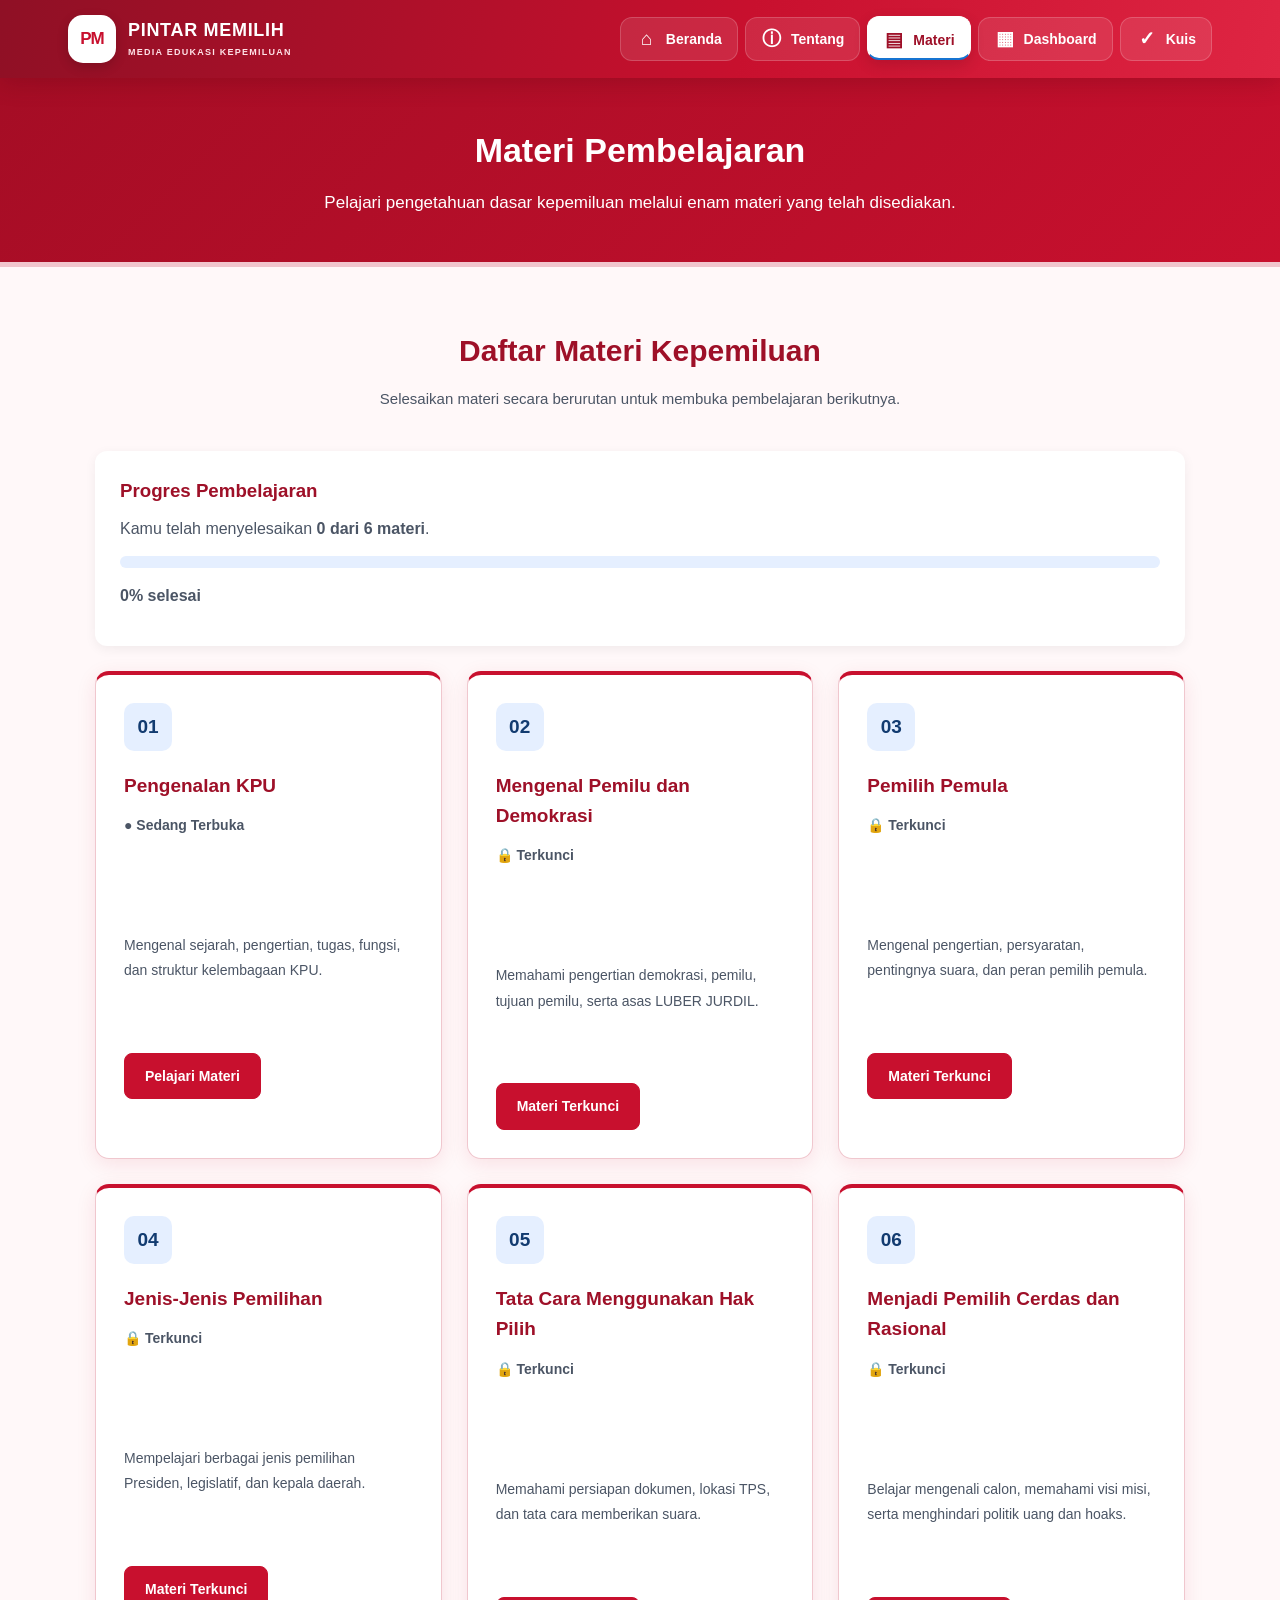
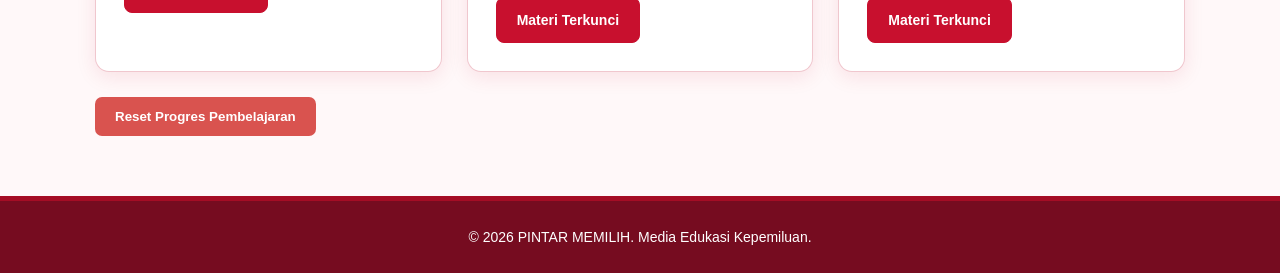
<file: pages/pembelajaran.html>
<!DOCTYPE html>
<html lang="id">

<head>
    <meta charset="UTF-8">
    <meta name="viewport" content="width=device-width, initial-scale=1.0">

    <title>Pembelajaran | PINTAR MEMILIH</title>

    <link rel="stylesheet" href="../assets/css/style.css">
</head>

<body>

    <!-- NAVIGASI -->
    <header class="site-header">
      <nav class="navbar" aria-label="Navigasi utama">
        <a class="brand" href="../index.html" aria-label="PINTAR MEMILIH - Beranda">
          <span class="brand-mark" aria-hidden="true">PM</span>
          <span class="brand-copy"><strong>PINTAR MEMILIH</strong><small>MEDIA EDUKASI KEPEMILUAN</small></span>
        </a>
        <ul class="nav-menu">
          <li><a href="../index.html"><span class="nav-icon" aria-hidden="true">⌂</span><span>Beranda</span></a></li>
          <li><a href="../pages/tentang.html"><span class="nav-icon" aria-hidden="true">ⓘ</span><span>Tentang</span></a></li>
          <li><a href="../pages/pembelajaran.html"><span class="nav-icon" aria-hidden="true">▤</span><span>Materi</span></a></li>
          <li><a href="../pages/dashboard.html"><span class="nav-icon" aria-hidden="true">▦</span><span>Dashboard</span></a></li>
          <li><a href="../pages/kuis.html"><span class="nav-icon" aria-hidden="true">✓</span><span>Kuis</span></a></li>
        </ul>
      </nav>
    </header>


    <!-- JUDUL HALAMAN -->
    <section class="page-header">

        <h1>Materi Pembelajaran</h1>

        <p>
            Pelajari pengetahuan dasar kepemiluan
            melalui enam materi yang telah disediakan.
        </p>

    </section>


    <!-- DAFTAR MATERI -->
    <main class="learning-container">

        <div class="learning-heading">

            <h2>Daftar Materi Kepemiluan</h2>

            <p>
                Selesaikan materi secara berurutan
                untuk membuka pembelajaran berikutnya.
            </p>

        </div>


        <div class="learning-grid">


            <!-- MATERI 1 -->
            <div class="learning-card">

                <div class="learning-number">01</div>

                <h3>Pengenalan KPU</h3>

                <p>
                    Mengenal sejarah, pengertian, tugas,
                    fungsi, dan struktur kelembagaan KPU.
                </p>

                <a href="materi-1.html" class="learning-button">
                    Pelajari Materi
                </a>

            </div>


            <!-- MATERI 2 -->
            <div class="learning-card">

                <div class="learning-number">02</div>

                <h3>Mengenal Pemilu dan Demokrasi</h3>

                <p>
                    Memahami pengertian demokrasi, pemilu,
                    tujuan pemilu, serta asas LUBER JURDIL.
                </p>

                <a href="materi-2.html" class="learning-button">
                    Pelajari Materi
                </a>

            </div>


            <!-- MATERI 3 -->
            <div class="learning-card">

                <div class="learning-number">03</div>

                <h3>Pemilih Pemula</h3>

                <p>
                    Mengenal pengertian, persyaratan,
                    pentingnya suara, dan peran pemilih pemula.
                </p>

                <a href="materi-3.html" class="learning-button">
                    Pelajari Materi
                </a>

            </div>


            <!-- MATERI 4 -->
            <div class="learning-card">

                <div class="learning-number">04</div>

                <h3>Jenis-Jenis Pemilihan</h3>

                <p>
                    Mempelajari berbagai jenis pemilihan
                    Presiden, legislatif, dan kepala daerah.
                </p>

                <a href="materi-4.html" class="learning-button">
                    Pelajari Materi
                </a>

            </div>


            <!-- MATERI 5 -->
            <div class="learning-card">

                <div class="learning-number">05</div>

                <h3>Tata Cara Menggunakan Hak Pilih</h3>

                <p>
                    Memahami persiapan dokumen, lokasi TPS,
                    dan tata cara memberikan suara.
                </p>

                <a href="materi-5.html" class="learning-button">
                    Pelajari Materi
                </a>

            </div>


            <!-- MATERI 6 -->
            <div class="learning-card">

                <div class="learning-number">06</div>

                <h3>Menjadi Pemilih Cerdas dan Rasional</h3>

                <p>
                    Belajar mengenali calon, memahami visi misi,
                    serta menghindari politik uang dan hoaks.
                </p>

                <a href="materi-6.html" class="learning-button">
                    Pelajari Materi
                </a>

            </div>


        </div>

    </main>


    <!-- FOOTER -->
    <footer>

        <p>
            &copy; <span id="tahun"></span>
            PINTAR MEMILIH. Media Edukasi Kepemiluan.
        </p>

    </footer>


    <script src="../assets/js/script.js"></script>
    <script src="../assets/js/progres.js"></script>

</body>
</html>
</file>
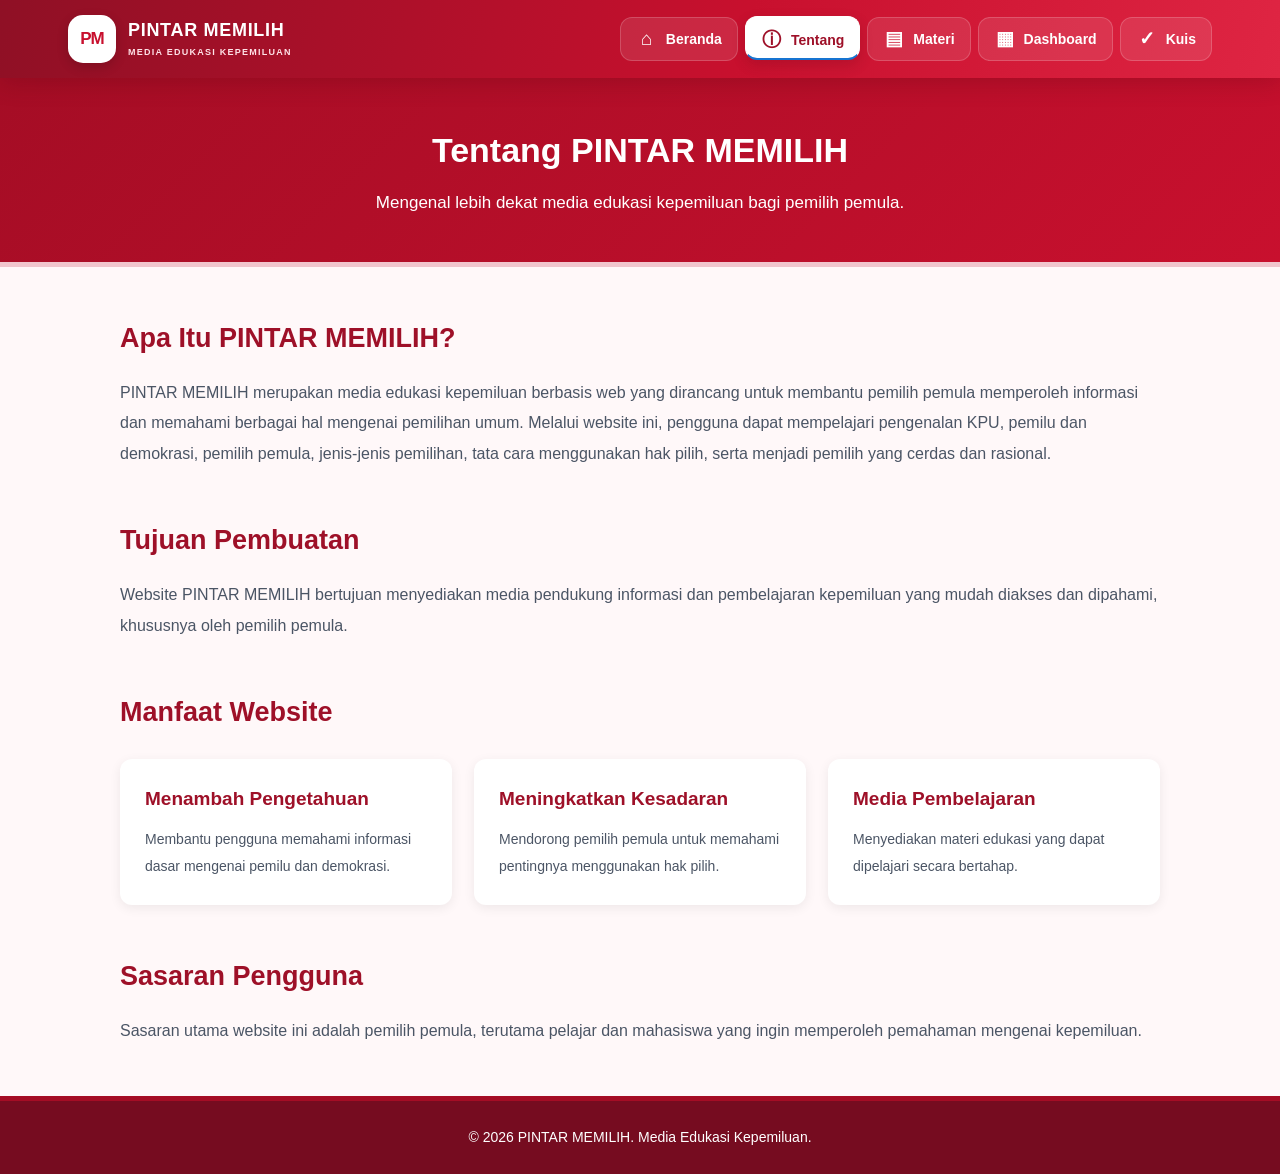
<file: pages/tentang.html>
<!DOCTYPE html>
<html lang="id">

<head>
    <!-- Pengaturan karakter -->
    <meta charset="UTF-8">

    <!-- Pengaturan tampilan responsif -->
    <meta name="viewport" content="width=device-width, initial-scale=1.0">

    <!-- Judul halaman -->
    <title>Tentang | PINTAR MEMILIH</title>

    <!-- Menghubungkan CSS -->
    <link rel="stylesheet" href="../assets/css/style.css">
</head>

<body>

    <!-- NAVIGASI WEBSITE -->
    <header class="site-header">
      <nav class="navbar" aria-label="Navigasi utama">
        <a class="brand" href="../index.html" aria-label="PINTAR MEMILIH - Beranda">
          <span class="brand-mark" aria-hidden="true">PM</span>
          <span class="brand-copy"><strong>PINTAR MEMILIH</strong><small>MEDIA EDUKASI KEPEMILUAN</small></span>
        </a>
        <ul class="nav-menu">
          <li><a href="../index.html"><span class="nav-icon" aria-hidden="true">⌂</span><span>Beranda</span></a></li>
          <li><a href="../pages/tentang.html"><span class="nav-icon" aria-hidden="true">ⓘ</span><span>Tentang</span></a></li>
          <li><a href="../pages/pembelajaran.html"><span class="nav-icon" aria-hidden="true">▤</span><span>Materi</span></a></li>
          <li><a href="../pages/dashboard.html"><span class="nav-icon" aria-hidden="true">▦</span><span>Dashboard</span></a></li>
          <li><a href="../pages/kuis.html"><span class="nav-icon" aria-hidden="true">✓</span><span>Kuis</span></a></li>
        </ul>
      </nav>
    </header>


    <!-- KONTEN UTAMA -->
    <main>

        <!-- JUDUL HALAMAN -->
        <section class="page-header">

            <h1>Tentang PINTAR MEMILIH</h1>

            <p>
                Mengenal lebih dekat media edukasi kepemiluan
                bagi pemilih pemula.
            </p>

        </section>


        <!-- PENGERTIAN WEBSITE -->
        <section class="about-section">

            <h2>Apa Itu PINTAR MEMILIH?</h2>

            <p>
                PINTAR MEMILIH merupakan media edukasi kepemiluan
                berbasis web yang dirancang untuk membantu pemilih
                pemula memperoleh informasi dan memahami berbagai
                hal mengenai pemilihan umum.

                Melalui website ini, pengguna dapat mempelajari
                pengenalan KPU, pemilu dan demokrasi, pemilih pemula,
                jenis-jenis pemilihan, tata cara menggunakan hak pilih,
                serta menjadi pemilih yang cerdas dan rasional.
            </p>

        </section>


        <!-- TUJUAN WEBSITE -->
        <section class="about-section">

            <h2>Tujuan Pembuatan</h2>

            <p>
                Website PINTAR MEMILIH bertujuan menyediakan
                media pendukung informasi dan pembelajaran
                kepemiluan yang mudah diakses dan dipahami,
                khususnya oleh pemilih pemula.
            </p>

        </section>


        <!-- MANFAAT WEBSITE -->
        <section class="about-section">

            <h2>Manfaat Website</h2>

            <div class="about-grid">

                <div class="about-card">
                    <h3>Menambah Pengetahuan</h3>

                    <p>
                        Membantu pengguna memahami informasi
                        dasar mengenai pemilu dan demokrasi.
                    </p>
                </div>


                <div class="about-card">
                    <h3>Meningkatkan Kesadaran</h3>

                    <p>
                        Mendorong pemilih pemula untuk memahami
                        pentingnya menggunakan hak pilih.
                    </p>
                </div>


                <div class="about-card">
                    <h3>Media Pembelajaran</h3>

                    <p>
                        Menyediakan materi edukasi yang dapat
                        dipelajari secara bertahap.
                    </p>
                </div>

            </div>

        </section>


        <!-- SASARAN PENGGUNA -->
        <section class="about-section">

            <h2>Sasaran Pengguna</h2>

            <p>
                Sasaran utama website ini adalah pemilih pemula,
                terutama pelajar dan mahasiswa yang ingin
                memperoleh pemahaman mengenai kepemiluan.
            </p>

        </section>

    </main>


    <!-- FOOTER -->
    <footer>

        <p>
            &copy; <span id="tahun"></span>
            PINTAR MEMILIH. Media Edukasi Kepemiluan.
        </p>

    </footer>


    <!-- JAVASCRIPT -->
    <script src="../assets/js/script.js"></script>

</body>
</html>
</file>
<file: assets/css/style.css>
/* =====================================
   1. PENGATURAN DASAR WEBSITE
===================================== */

/* Mengatur semua elemen */
* {
    margin: 0;
    padding: 0;
    box-sizing: border-box;
}

/* Pengaturan tampilan halaman */
body {
    font-family: Arial, sans-serif;
    background-color: #f5f8fc;
    color: #263445;
    line-height: 1.6;
}

/* Mengatur tautan */
a {
    text-decoration: none;
    color: inherit;
}

/* =====================================
   2. NAVIGASI WEBSITE
===================================== */

header {
    width: 100%;
    background-color: #ffffff;
    box-shadow: 0 2px 10px rgba(0, 0, 0, 0.08);
    position: sticky;
    top: 0;
    z-index: 100;
}

.navbar {
    max-width: 1200px;
    margin: auto;
    padding: 18px 30px;

    display: flex;
    justify-content: space-between;
    align-items: center;
}

/* Logo website */
.logo {
    font-size: 23px;
    font-weight: bold;
    color: #123b70;
    letter-spacing: 1px;
}

/* Menu navigasi */
.nav-menu {
    display: flex;
    align-items: center;
    gap: 30px;
    list-style: none;
}

.nav-menu li a {
    color: #263445;
    font-size: 15px;
    font-weight: 600;
    transition: 0.3s;
}

/* Efek ketika menu diarahkan */
.nav-menu li a:hover {
    color: #1674d1;
}

/* =====================================
   3. BAGIAN HERO / BANNER UTAMA
===================================== */

.hero {
    min-height: 520px;
    padding: 80px 30px;

    display: flex;
    align-items: center;
    justify-content: center;

    background: linear-gradient(
        135deg,
        #123b70,
        #1674d1
    );

    color: #ffffff;
    text-align: center;
}

/* Isi banner utama */
.hero-content {
    max-width: 800px;
}

/* Judul utama */
.hero-content h1 {
    font-size: 42px;
    line-height: 1.3;
    margin-bottom: 25px;
}

/* Deskripsi banner */
.hero-content p {
    font-size: 17px;
    line-height: 1.8;
    margin-bottom: 35px;
    color: #e5efff;
}

/* Tombol mulai belajar */
.btn-primary {
    display: inline-block;
    padding: 14px 32px;

    background-color: #ffffff;
    color: #123b70;

    font-size: 16px;
    font-weight: bold;

    border-radius: 8px;
    transition: 0.3s;
}

/* Efek tombol */
.btn-primary:hover {
    background-color: #e5efff;
    transform: translateY(-3px);
}

/* =====================================
   4. BAGIAN PENGENALAN WEBSITE
===================================== */

.intro {
    max-width: 1000px;
    margin: 70px auto;
    padding: 20px 30px;
    text-align: center;
}

/* Judul pengenalan */
.intro h2 {
    font-size: 30px;
    color: #123b70;
    margin-bottom: 20px;
}

/* Paragraf pengenalan */
.intro p {
    font-size: 16px;
    color: #596777;
    line-height: 1.9;
}

/* =====================================
   5. FOOTER WEBSITE
===================================== */

footer {
    background-color: #102d50;
    color: #ffffff;

    text-align: center;
    padding: 25px 15px;

    font-size: 14px;
}

/* =====================================
   6. TAMPILAN RESPONSIF
===================================== */

/* Untuk tablet dan layar lebih kecil */
@media screen and (max-width: 768px) {

    .navbar {
        flex-direction: column;
        gap: 15px;
    }

    .nav-menu {
        justify-content: center;
        flex-wrap: wrap;
        gap: 15px;
    }

    .hero {
        min-height: 450px;
        padding: 60px 20px;
    }

    .hero-content h1 {
        font-size: 32px;
    }

    .hero-content p {
        font-size: 15px;
    }

    .intro {
        margin: 45px auto;
    }

    .intro h2 {
        font-size: 25px;
    }
}

/* Untuk layar handphone */
@media screen and (max-width: 480px) {

    .navbar {
        padding: 15px;
    }

    .logo {
        font-size: 20px;
    }

    .nav-menu {
        gap: 12px;
    }

    .nav-menu li a {
        font-size: 13px;
    }

    .hero {
        min-height: 400px;
        padding: 45px 18px;
    }

    .hero-content h1 {
        font-size: 27px;
    }

    .hero-content p {
        font-size: 14px;
    }

    .btn-primary {
        padding: 12px 24px;
        font-size: 14px;
    }

    .intro h2 {
        font-size: 22px;
    }

    .intro p {
        font-size: 14px;
    }
}
/* Menu navigasi yang sedang aktif */
.nav-menu li a.active {
    color: #1674d1;
    border-bottom: 2px solid #1674d1;
    padding-bottom: 5px;
}


/* =====================================
   7. HALAMAN TENTANG
===================================== */

/* Bagian judul halaman */
.page-header {
    background: linear-gradient(
        135deg,
        #123b70,
        #1674d1
    );

    color: #ffffff;
    text-align: center;
    padding: 70px 20px;
}

.page-header h1 {
    font-size: 36px;
    margin-bottom: 15px;
}

.page-header p {
    font-size: 16px;
    color: #e5efff;
}


/* Bagian isi halaman */
.about-section {
    max-width: 1100px;
    margin: 50px auto;
    padding: 0 30px;
}

.about-section h2 {
    color: #123b70;
    font-size: 27px;
    margin-bottom: 18px;
}

.about-section p {
    color: #596777;
    font-size: 16px;
    line-height: 1.9;
}


/* Kumpulan kartu manfaat */
.about-grid {
    display: grid;
    grid-template-columns: repeat(3, 1fr);
    gap: 22px;
    margin-top: 25px;
}


/* Kartu manfaat */
.about-card {
    background-color: #ffffff;
    padding: 25px;
    border-radius: 12px;

    box-shadow: 0 3px 12px rgba(0, 0, 0, 0.07);

    transition: 0.3s;
}

.about-card:hover {
    transform: translateY(-5px);
}

.about-card h3 {
    color: #1674d1;
    font-size: 19px;
    margin-bottom: 12px;
}

.about-card p {
    font-size: 14px;
}


/* Tampilan tablet dan HP */
@media screen and (max-width: 768px) {

    .page-header h1 {
        font-size: 29px;
    }

    .about-grid {
        grid-template-columns: 1fr;
    }

    .about-section {
        margin: 35px auto;
    }

}

/* =====================================
   8. HALAMAN PEMBELAJARAN
===================================== */

.learning-container {
    max-width: 1150px;
    margin: 60px auto;
    padding: 0 30px;
}

/* Judul daftar materi */
.learning-heading {
    text-align: center;
    margin-bottom: 40px;
}

.learning-heading h2 {
    color: #123b70;
    font-size: 30px;
    margin-bottom: 12px;
}

.learning-heading p {
    color: #596777;
    font-size: 15px;
}


/* Grid kartu pembelajaran */
.learning-grid {
    display: grid;
    grid-template-columns: repeat(3, 1fr);
    gap: 25px;
}


/* Kartu materi */
.learning-card {
    background-color: #ffffff;
    padding: 28px;
    border-radius: 12px;

    box-shadow: 0 3px 15px rgba(0, 0, 0, 0.07);

    transition: 0.3s;
}

.learning-card:hover {
    transform: translateY(-6px);
    box-shadow: 0 8px 20px rgba(0, 0, 0, 0.12);
}


/* Nomor materi */
.learning-number {
    width: 48px;
    height: 48px;

    display: flex;
    align-items: center;
    justify-content: center;

    background-color: #e5efff;
    color: #123b70;

    border-radius: 10px;

    font-size: 19px;
    font-weight: bold;

    margin-bottom: 20px;
}


/* Judul kartu */
.learning-card h3 {
    color: #123b70;
    font-size: 19px;
    margin-bottom: 12px;
}


/* Deskripsi kartu */
.learning-card p {
    color: #596777;
    font-size: 14px;
    line-height: 1.8;

    min-height: 100px;
    margin-bottom: 20px;
}


/* Tombol kartu */
.learning-button {
    display: inline-block;

    background-color: #1674d1;
    color: #ffffff;

    padding: 11px 20px;
    border-radius: 7px;

    font-size: 14px;
    font-weight: bold;

    transition: 0.3s;
}

.learning-button:hover {
    background-color: #123b70;
}


/* Tampilan tablet */
@media screen and (max-width: 900px) {

    .learning-grid {
        grid-template-columns: repeat(2, 1fr);
    }

}


/* Tampilan handphone */
@media screen and (max-width: 600px) {

    .learning-container {
        padding: 0 18px;
        margin: 40px auto;
    }

    .learning-grid {
        grid-template-columns: 1fr;
    }

    .learning-heading h2 {
        font-size: 25px;
    }

    .learning-card p {
        min-height: auto;
    }

}

/* =====================================
   9. HALAMAN MATERI PEMBELAJARAN
===================================== */

.material-container {
    max-width: 1000px;
    margin: 50px auto;
    padding: 0 25px;
}

/* Pengantar materi */
.material-intro {
    background-color: #ffffff;
    padding: 30px;
    border-radius: 12px;
    margin-bottom: 30px;
    box-shadow: 0 3px 12px rgba(0, 0, 0, 0.06);
}

.material-label {
    display: inline-block;
    background-color: #e5efff;
    color: #123b70;
    padding: 7px 14px;
    border-radius: 6px;
    font-size: 13px;
    font-weight: bold;
    margin-bottom: 15px;
}

.material-intro h2 {
    color: #123b70;
    font-size: 27px;
    margin-bottom: 15px;
}

.material-intro p {
    color: #596777;
    line-height: 1.9;
}


/* Daftar isi materi */
.material-menu {
    background-color: #eaf2fc;
    padding: 25px;
    border-radius: 10px;
    margin-bottom: 35px;
}

.material-menu h3 {
    color: #123b70;
    margin-bottom: 15px;
}

.material-menu ul {
    padding-left: 22px;
}

.material-menu li {
    margin-bottom: 10px;
    color: #263445;
}

.material-menu a:hover {
    color: #1674d1;
}


/* Bagian submateri */
.material-section {
    background-color: #ffffff;
    padding: 30px;
    border-radius: 12px;
    margin-bottom: 25px;

    box-shadow: 0 3px 12px rgba(0, 0, 0, 0.05);

    scroll-margin-top: 100px;
}

.material-section h2 {
    color: #123b70;
    font-size: 24px;
    margin-bottom: 20px;
}

.material-section h3 {
    color: #1674d1;
    font-size: 18px;
    margin: 20px 0 12px;
}

.material-section p {
    color: #596777;
    font-size: 15px;
    line-height: 1.9;
    margin-bottom: 15px;
}


/* Daftar penjelasan */
.material-list {
    padding-left: 25px;
    color: #596777;
    line-height: 1.9;
}

.material-list li {
    margin-bottom: 12px;
}


/* Kotak informasi penting */
.material-note {
    background-color: #eaf2fc;
    border-left: 5px solid #1674d1;
    padding: 20px;
    margin-top: 25px;
    border-radius: 6px;
}

.material-note strong {
    display: block;
    color: #123b70;
    margin-bottom: 8px;
}

.material-note p {
    margin-bottom: 0;
}


/* Struktur kelembagaan */
.structure-list {
    display: grid;
    grid-template-columns: 1fr;
    gap: 15px;
    margin-top: 20px;
}

.structure-card {
    background-color: #f5f8fc;
    border: 1px solid #dce7f5;
    padding: 20px;
    border-radius: 9px;
}

.structure-card h3 {
    margin-top: 0;
    margin-bottom: 10px;
    color: #123b70;
}

.structure-card p {
    margin-bottom: 0;
}


/* Rangkuman materi */
.material-summary {
    background-color: #123b70;
    color: #ffffff;
    padding: 30px;
    border-radius: 12px;
    margin-top: 35px;
}

.material-summary h2 {
    font-size: 24px;
    margin-bottom: 15px;
}

.material-summary p {
    color: #e5efff;
    line-height: 1.9;
    margin-bottom: 12px;
}


/* Navigasi materi */
.material-navigation {
    display: flex;
    justify-content: center;
    margin: 35px 0;
}


/* Tampilan tablet dan handphone */
@media screen and (max-width: 768px) {

    .material-container {
        padding: 0 15px;
        margin: 30px auto;
    }

    .material-intro,
    .material-section,
    .material-summary {
        padding: 22px;
    }

    .material-intro h2 {
        font-size: 23px;
    }

    .material-section h2 {
        font-size: 21px;
    }

}

/* =====================================
   10. KARTU ASAS PEMILU
===================================== */

.principle-card {
    background-color: #f5f8fc;
    border: 1px solid #dce7f5;

    padding: 20px;
    border-radius: 9px;

    margin-bottom: 15px;

    transition: 0.3s;
}

.principle-card:hover {
    transform: translateY(-3px);
    box-shadow: 0 4px 12px rgba(0, 0, 0, 0.07);
}

.principle-card h3 {
    color: #123b70;
    margin-top: 0;
    margin-bottom: 10px;
    font-size: 18px;
}

.principle-card p {
    color: #596777;
    font-size: 15px;
    line-height: 1.8;
    margin-bottom: 0;
}

/* Tombol navigasi materi */
.material-navigation {
    display: flex;
    justify-content: center;
    flex-wrap: wrap;
    gap: 15px;
}

/* =========================================
   12. SISTEM PROGRES PEMBELAJARAN
========================================= */

/* INFORMASI PROGRES */

.progress-information {
    background-color: #ffffff;
    padding: 25px;
    margin: 25px 0;
    border-radius: 12px;
    box-shadow: 0 3px 12px rgba(0, 0, 0, 0.06);
}

.progress-information h3 {
    color: #123b70;
    margin-bottom: 10px;
}

.progress-information p {
    color: #596777;
    margin-bottom: 12px;
}

/* GARIS PROGRES */

.learning-progress-bar {
    width: 100%;
    height: 12px;
    background-color: #e5efff;
    border-radius: 20px;
    overflow: hidden;
    margin: 15px 0;
}

.learning-progress-fill {
    height: 100%;
    background-color: #1674d1;
    border-radius: 20px;
    transition: width 0.4s ease;
}

.progress-percentage {
    font-weight: bold;
    color: #1674d1 !important;
}

/* STATUS MATERI */

.material-status {
    font-size: 13px;
    font-weight: bold;
    margin: 12px 0;
}

.status-complete {
    color: #16834a;
}

.status-open {
    color: #1674d1;
}

.status-locked {
    color: #8993a0;
}

/* TOMBOL RESET */

.reset-progress-button {
    background-color: #d9534f;
    color: #ffffff;
    border: none;
    padding: 12px 20px;
    border-radius: 7px;
    cursor: pointer;
    margin-top: 25px;
    font-weight: bold;
}

.reset-progress-button:hover {
    background-color: #b83b37;
}

/* TOMBOL SELESAI MATERI */

#btnMateriSelesai {
    background-color: #16834a;
    color: #ffffff;
    padding: 13px 20px;
    border-radius: 7px;
    font-weight: bold;
}

#btnMateriSelesai:hover {
    background-color: #116b3b;
}

#btnMateriSelesai:disabled {
    background-color: #8993a0;
    cursor: not-allowed;
}

/* RESPONSIVE */

@media screen and (max-width: 600px) {

    .progress-information {
        padding: 18px;
    }

    .reset-progress-button {
        width: 100%;
    }

}

/* =========================================
   13. DASHBOARD PEMBELAJARAN
========================================= */

.dashboard-container {
    max-width: 1150px;
    margin: 40px auto;
    padding: 0 20px;
}

/* RINGKASAN DASHBOARD */

.dashboard-summary {
    display: grid;
    grid-template-columns: repeat(4, 1fr);
    gap: 20px;
    margin-bottom: 30px;
}

.summary-card {
    background-color: #ffffff;
    padding: 25px;
    border-radius: 12px;
    box-shadow: 0 3px 12px rgba(0, 0, 0, 0.06);
}

.summary-card span {
    color: #596777;
    font-size: 14px;
}

.summary-card h2 {
    color: #1674d1;
    font-size: 32px;
    margin: 12px 0;
}

.summary-card p {
    color: #8993a0;
    font-size: 13px;
}

/* PROGRES PEMBELAJARAN */

.dashboard-progress,
.dashboard-material,
.dashboard-quiz,
.dashboard-action {
    background-color: #ffffff;
    padding: 30px;
    border-radius: 12px;
    margin-bottom: 25px;
    box-shadow: 0 3px 12px rgba(0, 0, 0, 0.06);
}

.dashboard-progress h2,
.dashboard-material h2,
.dashboard-quiz h2,
.dashboard-action h2 {
    color: #123b70;
    margin-bottom: 15px;
}

.dashboard-progress p,
.dashboard-material p,
.dashboard-quiz p,
.dashboard-action p {
    color: #596777;
    line-height: 1.8;
}

/* PROGRESS BAR */

.dashboard-progress-bar {
    width: 100%;
    height: 14px;
    background-color: #e5efff;
    border-radius: 20px;
    overflow: hidden;
    margin: 20px 0;
}

.dashboard-progress-fill {
    width: 0%;
    height: 100%;
    background-color: #1674d1;
    border-radius: 20px;
    transition: width 0.5s ease;
}

/* DAFTAR STATUS MATERI */

.dashboard-material-list {
    display: grid;
    gap: 15px;
    margin-top: 25px;
}

.dashboard-material-card {
    display: flex;
    align-items: center;
    gap: 18px;
    padding: 18px;
    border: 1px solid #e1e8f0;
    border-radius: 10px;
    flex-wrap: wrap;
}

.dashboard-material-number {
    width: 45px;
    height: 45px;
    background-color: #eaf2fc;
    color: #1674d1;
    display: flex;
    align-items: center;
    justify-content: center;
    border-radius: 8px;
    font-weight: bold;
}

.dashboard-material-info {
    flex: 1;
    min-width: 180px;
}

.dashboard-material-info h3 {
    color: #123b70;
    font-size: 16px;
    margin-bottom: 6px;
}

.dashboard-material-info p {
    font-size: 13px;
    margin: 0;
}

.dashboard-complete {
    color: #16834a !important;
    font-weight: bold;
}

.dashboard-open {
    color: #1674d1 !important;
    font-weight: bold;
}

.dashboard-locked {
    color: #8993a0 !important;
    font-weight: bold;
}

/* TOMBOL MATERI */

.dashboard-material-button {
    display: inline-block;
    text-decoration: none;
    background-color: #1674d1;
    color: #ffffff;
    padding: 10px 16px;
    border-radius: 7px;
    font-size: 13px;
    font-weight: bold;
}

.dashboard-material-button:hover {
    background-color: #105da9;
}

/* STATUS KUIS */

.dashboard-quiz {
    border-left: 5px solid #1674d1;
}

.quiz-locked {
    background-color: #8993a0 !important;
    cursor: pointer;
}

/* TOMBOL DASHBOARD */

.dashboard-quiz .learning-button,
.dashboard-action .learning-button {
    display: inline-block;
    margin-top: 15px;
}

/* RESPONSIVE DASHBOARD */

@media screen and (max-width: 850px) {

    .dashboard-summary {
        grid-template-columns: repeat(2, 1fr);
    }

}

@media screen and (max-width: 550px) {

    .dashboard-summary {
        grid-template-columns: 1fr;
    }

    .dashboard-material-card {
        align-items: flex-start;
    }

    .dashboard-material-button {
        width: 100%;
        text-align: center;
    }

    .dashboard-progress,
    .dashboard-material,
    .dashboard-quiz,
    .dashboard-action {
        padding: 20px;
    }

}

/* =========================================
   TEMA BARU PINTAR MEMILIH
   Identitas warna merah, putih, biru, emas
========================================= */

:root {
    --merah-utama: #C62828;
    --merah-gelap: #9E1B1B;
    --merah-muda: #FDECEC;

    --biru-utama: #17365D;
    --biru-gelap: #102844;

    --emas: #D6A63C;

    --putih: #FFFFFF;
    --latar: #F4F6FA;
    --teks: #263445;
    --teks-muda: #667085;

    --garis: #E1E6EF;
    --bayangan: 0 8px 25px rgba(23, 54, 93, 0.10);
}

/* Warna dasar website */
body {
    background: var(--latar);
    color: var(--teks);
}

/* Navigasi */
header {
    background: var(--putih);
    border-bottom: 3px solid var(--merah-utama);
}

.logo {
    color: var(--merah-utama);
}

.nav-menu li a {
    color: var(--biru-utama);
    transition: 0.3s;
}

.nav-menu li a:hover {
    color: var(--merah-utama);
}

/* Banner utama */
.hero {
    background: linear-gradient(
        135deg,
        var(--biru-gelap),
        var(--biru-utama),
        var(--merah-utama)
    );
}

/* Judul bagian */
.intro h2,
.page-header h1,
.learning-heading h2 {
    color: var(--biru-utama);
}

/* Tombol utama */
.btn-primary,
.learning-button {
    background: var(--merah-utama);
    color: var(--putih);
    border: none;
    transition: 0.3s;
}

.btn-primary:hover,
.learning-button:hover {
    background: var(--merah-gelap);
    color: var(--putih);
    transform: translateY(-2px);
}

/* Kartu pembelajaran */
.learning-card {
    background: var(--putih);
    border: 1px solid var(--garis);
    border-top: 4px solid var(--merah-utama);
    border-radius: 14px;
    box-shadow: var(--bayangan);
    transition: 0.3s;
}

.learning-card:hover {
    transform: translateY(-5px);
    box-shadow: 0 12px 30px rgba(23, 54, 93, 0.15);
}

.learning-card h3 {
    color: var(--biru-utama);
}

/* Bagian materi */
.material-intro,
.material-section,
.material-summary {
    background: var(--putih);
    border: 1px solid var(--garis);
    border-radius: 14px;
    box-shadow: var(--bayangan);
}

.material-section h2,
.material-intro h2 {
    color: var(--merah-utama);
}

/* Kartu asas pemilu */
.principle-card {
    background: var(--merah-muda);
    border: 1px solid #F3CCCC;
}

.principle-card h3 {
    color: var(--merah-gelap);
}

/* Footer */
footer {
    background: var(--biru-gelap);
    border-top: 4px solid var(--emas);
    color: var(--putih);
}

/* =========================================
   TEMA HALAMAN KUIS
========================================= */

#quizContainer,
.quiz-intro,
#hasilKuis {
    background: var(--putih);
    border: 1px solid var(--garis);
    border-radius: 18px;
    box-shadow: var(--bayangan);
    padding: 28px;
    margin: 25px auto;
}

#quizContainer,
#hasilKuis {
    max-width: 850px;
}

.quiz-intro {
    max-width: 850px;
    text-align: center;
}

/* Tombol mulai, navigasi, dan ulangi */
#btnMulaiKuis,
#btnSebelumnya,
#btnSelanjutnya,
#btnSelesai,
#btnUlangiKuis {
    background: var(--merah-utama);
    color: var(--putih);
    border: none;
    border-radius: 9px;
    padding: 12px 22px;
    font-weight: bold;
    cursor: pointer;
    transition: 0.3s;
}

#btnMulaiKuis:hover,
#btnSebelumnya:hover,
#btnSelanjutnya:hover,
#btnSelesai:hover,
#btnUlangiKuis:hover {
    background: var(--merah-gelap);
    transform: translateY(-2px);
}

/* Judul dan nomor soal */
#nomorSoal,
#kategoriSoal {
    color: var(--merah-utama);
    font-weight: bold;
}

#pertanyaanSoal {
    color: var(--biru-utama);
    font-size: 21px;
    line-height: 1.6;
    margin: 20px 0;
}

/* Pilihan jawaban */
#pilihanJawaban button {
    display: block;
    width: 100%;
    text-align: left;
    background: #F7F8FC;
    color: var(--teks);
    border: 1px solid var(--garis);
    border-radius: 10px;
    padding: 15px 18px;
    margin: 12px 0;
    cursor: pointer;
    transition: 0.25s;
}

#pilihanJawaban button:hover {
    background: var(--merah-muda);
    border-color: var(--merah-utama);
}

/* Progress bar kuis */
#progressBar {
    background: var(--merah-utama);
    border-radius: 20px;
    transition: width 0.3s;
}

/* Hasil kuis */
#hasilKuis h2,
#nilaiAkhir {
    color: var(--merah-utama);
}

#predikatNilai {
    color: var(--biru-utama);
    font-weight: bold;
}

/* Responsif */
@media screen and (max-width: 600px) {
    #quizContainer,
    .quiz-intro,
    #hasilKuis {
        padding: 18px;
        margin: 15px;
    }

    #pertanyaanSoal {
        font-size: 18px;
    }

    #btnMulaiKuis,
    #btnSebelumnya,
    #btnSelanjutnya,
    #btnSelesai,
    #btnUlangiKuis {
        width: 100%;
        margin: 5px 0;
    }
}

/* =================================
   TEMA MERAH PUTIH PINTAR MEMILIH
================================= */

:root {
    --merah-utama: #C8102E;
    --merah-gelap: #A50D25;
    --merah-muda: #FFF1F2;
    --putih: #FFFFFF;
    --latar: #FFFFFF;
    --teks: #333333;
    --garis: #F0C7CE;
    --bayangan: 0 5px 20px rgba(200, 16, 46, 0.10);
}

body {
    background: var(--putih);
    color: var(--teks);
}

/* Navigasi */
.navbar {
    background: var(--putih);
    border-bottom: 3px solid var(--merah-utama);
}

.logo {
    color: var(--merah-utama);
}

.nav-menu a {
    color: var(--merah-utama);
}

.nav-menu a:hover {
    color: var(--merah-gelap);
}

/* Header halaman */
.page-header {
    background: var(--merah-utama);
    color: var(--putih);
}

.page-header h1,
.page-header p {
    color: var(--putih);
}

/* Judul */
h1, h2, h3 {
    color: var(--merah-utama);
}

/* Tombol */
button,
.btn-primary,
.learning-button {
    background: var(--merah-utama);
    color: var(--putih);
    border: 1px solid var(--merah-utama);
    border-radius: 8px;
    transition: 0.3s;
}

button:hover,
.btn-primary:hover,
.learning-button:hover {
    background: var(--merah-gelap);
    color: var(--putih);
}

/* Kartu materi */
.learning-card {
    background: var(--putih);
    border: 1px solid var(--garis);
    border-top: 4px solid var(--merah-utama);
    box-shadow: var(--bayangan);
    border-radius: 14px;
}

.learning-card:hover {
    box-shadow: 0 8px 25px rgba(200, 16, 46, 0.15);
}

/* Bagian materi */
.material-container,
.material-section {
    background: var(--putih);
}

.material-section {
    border: 1px solid var(--garis);
    border-radius: 12px;
}

/* Footer */
footer {
    background: var(--merah-utama);
    color: var(--putih);
    border-top: 4px solid var(--merah-gelap);
}

/* =================================
   TAMPILAN KUIS
================================= */

.quiz-intro,
#quizContainer,
#hasilKuis {
    background: var(--putih);
    border: 1px solid var(--garis);
    border-radius: 16px;
    box-shadow: var(--bayangan);
    padding: 25px;
}

/* Pertanyaan */
#pertanyaanSoal {
    color: var(--merah-utama);
    font-size: 21px;
    line-height: 1.6;
}

/* Kategori dan nomor */
#nomorSoal,
#kategoriSoal {
    color: var(--merah-utama);
    font-weight: bold;
}

/* Pilihan jawaban */
#pilihanJawaban button {
    width: 100%;
    text-align: left;
    background: var(--putih);
    color: var(--teks);
    border: 1px solid var(--garis);
    border-radius: 10px;
    padding: 15px;
    margin: 10px 0;
}

#pilihanJawaban button:hover {
    background: var(--merah-muda);
    border-color: var(--merah-utama);
}

/* Progress kuis */
#progressBar {
    background: var(--merah-utama);
    border-radius: 20px;
}

/* Hasil nilai */
#nilaiAkhir,
#hasilKuis h2 {
    color: var(--merah-utama);
}

/* Responsif */
@media (max-width: 600px) {
    .quiz-intro,
    #quizContainer,
    #hasilKuis {
        padding: 16px;
    }

    #pertanyaanSoal {
        font-size: 18px;
    }
}

/* ==========================================
   REDESAIN HALAMAN KUIS PINTAR MEMILIH
   Tema merah dan putih
========================================== */

:root {
    --kpu-red: #C8102E;
    --kpu-red-dark: #A50D25;
    --kpu-soft: #FFF1F2;
    --kpu-white: #FFFFFF;
    --kpu-text: #333333;
    --kpu-border: #F1C5CD;
}

/* Latar halaman kuis */
body {
    background: #FFF8F9;
}

/* Header halaman kuis */
.page-header {
    background: linear-gradient(135deg, #A50D25, #C8102E);
    color: white;
    text-align: center;
    padding: 45px 20px;
    border-bottom: 5px solid #F1C5CD;
}

.page-header h1 {
    color: white;
    font-size: 34px;
    margin-bottom: 12px;
}

.page-header p {
    color: white;
    font-size: 17px;
    line-height: 1.6;
}

/* Area utama kuis */
#quizContainer {
    width: 90%;
    max-width: 900px;
    margin: 45px auto;
    padding: 35px;
    background: white;
    border: 1px solid var(--kpu-border);
    border-radius: 20px;
    box-shadow: 0 12px 35px rgba(200, 16, 46, 0.10);
}

/* Tampilan informasi nomor soal */
#nomorSoal {
    display: inline-block;
    color: var(--kpu-red);
    background: var(--kpu-soft);
    padding: 9px 15px;
    border-radius: 8px;
    font-weight: bold;
    margin-bottom: 12px;
}

/* Informasi materi */
#kategoriSoal {
    color: var(--kpu-red);
    font-weight: bold;
    margin: 12px 0 25px;
}

/* Pertanyaan */
#pertanyaanSoal {
    color: #333333;
    font-size: 23px;
    font-weight: 700;
    line-height: 1.5;
    margin: 25px 0;
}

/* Area pilihan jawaban */
#pilihanJawaban {
    display: flex;
    flex-direction: column;
    gap: 13px;
    margin: 25px 0;
}

/* Setiap pilihan jawaban */
#pilihanJawaban label,
#pilihanJawaban .pilihan-item {
    display: flex;
    align-items: center;
    width: 100%;
    box-sizing: border-box;
    background: #FFFFFF;
    border: 1.5px solid #E7C5CB;
    border-radius: 12px;
    padding: 16px 18px;
    color: #333333;
    font-size: 16px;
    line-height: 1.5;
    cursor: pointer;
    transition: 0.25s ease;
}

/* Efek ketika pilihan disentuh */
#pilihanJawaban label:hover,
#pilihanJawaban .pilihan-item:hover {
    background: var(--kpu-soft);
    border-color: var(--kpu-red);
    transform: translateX(4px);
}

/* Radio button */
#pilihanJawaban input[type="radio"] {
    accent-color: var(--kpu-red);
    width: 18px;
    height: 18px;
    margin-right: 13px;
    flex-shrink: 0;
    cursor: pointer;
}

/* Pilihan yang sudah dipilih */
#pilihanJawaban label:has(input[type="radio"]:checked),
#pilihanJawaban .pilihan-item:has(input[type="radio"]:checked) {
    background: var(--kpu-soft);
    border: 2px solid var(--kpu-red);
    color: var(--kpu-red-dark);
    font-weight: bold;
}

/* Progress bar */
#progressBar {
    display: block;
    height: 10px;
    background: var(--kpu-red);
    border-radius: 20px;
    transition: width 0.3s ease;
}

/* Tombol navigasi */
#btnSebelumnya,
#btnSelanjutnya,
#btnSelesai,
#btnMulaiKuis,
#btnUlangiKuis {
    background: var(--kpu-red);
    color: white;
    border: 2px solid var(--kpu-red);
    border-radius: 10px;
    padding: 13px 24px;
    font-size: 15px;
    font-weight: bold;
    cursor: pointer;
    transition: 0.25s ease;
    margin: 5px 5px 5px 0;
}

#btnSebelumnya:hover,
#btnSelanjutnya:hover,
#btnSelesai:hover,
#btnMulaiKuis:hover,
#btnUlangiKuis:hover {
    background: var(--kpu-red-dark);
    border-color: var(--kpu-red-dark);
    transform: translateY(-2px);
}

/* Tombol yang tidak aktif */
#btnSebelumnya:disabled,
#btnSelanjutnya:disabled {
    background: #E5E5E5;
    border-color: #E5E5E5;
    color: #888888;
    cursor: not-allowed;
    transform: none;
}

/* Halaman pengantar dan hasil */
.quiz-intro,
#hasilKuis {
    width: 90%;
    max-width: 900px;
    margin: 45px auto;
    padding: 35px;
    background: white;
    border: 1px solid var(--kpu-border);
    border-radius: 20px;
    box-shadow: 0 12px 35px rgba(200, 16, 46, 0.10);
}

/* Judul hasil */
#hasilKuis h2,
#nilaiAkhir {
    color: var(--kpu-red);
}

/* Footer */
footer {
    background: var(--kpu-red);
    color: white;
    border-top: 5px solid var(--kpu-red-dark);
    text-align: center;
    padding: 25px;
}

/* Tampilan HP */
@media (max-width: 600px) {
    #quizContainer,
    .quiz-intro,
    #hasilKuis {
        width: auto;
        margin: 25px 15px;
        padding: 20px;
    }

    #pertanyaanSoal {
        font-size: 19px;
    }

    #pilihanJawaban label {
        font-size: 14px;
        padding: 13px;
    }

    #btnSebelumnya,
    #btnSelanjutnya,
    #btnSelesai {
        width: 100%;
        margin: 5px 0;
    }
}

/* =====================================================
   PENYEMPURNAAN NAVIGASI & DASHBOARD - PINTAR MEMILIH
   Kontras tinggi merah-putih, responsif, dan mudah dibaca
===================================================== */
:root {
  --pm-red: #c8102e;
  --pm-red-dark: #8f1025;
  --pm-red-soft: #fff0f2;
  --pm-ink: #252a34;
  --pm-muted: #687386;
  --pm-line: #f0d5da;
  --pm-shadow: 0 12px 32px rgba(111, 10, 31, .09);
}
html { scroll-behavior: smooth; }
body { background: #fff8f9; color: var(--pm-ink); }
.site-header, header {
  display: block; width: 100%; min-height: 78px;
  position: sticky; top: 0; z-index: 999;
  background: linear-gradient(105deg, #8f1025 0%, #c8102e 58%, #df2543 100%) !important;
  border: 0 !important; box-shadow: 0 5px 22px rgba(76, 0, 15, .22);
}
.navbar {
  width: min(1240px, 100%); min-height: 78px; margin: 0 auto;
  padding: 12px 28px !important; display: flex; align-items: center;
  justify-content: space-between; gap: 24px; background: transparent !important;
  border: 0 !important;
}
.brand { display:flex; align-items:center; gap:12px; color:#fff !important; text-decoration:none; flex-shrink:0; }
.brand-mark { width:48px; height:48px; display:grid; place-items:center; border-radius:15px;
  color:var(--pm-red); background:#fff; font-size:17px; font-weight:900; letter-spacing:-1px;
  box-shadow:0 4px 12px rgba(0,0,0,.16); border:2px solid rgba(255,255,255,.65); }
.brand-copy { display:flex; flex-direction:column; line-height:1.2; }
.brand-copy strong { color:#fff; font-size:18px; letter-spacing:.7px; }
.brand-copy small { color:#ffe2e7; font-size:9px; font-weight:700; letter-spacing:1.25px; margin-top:5px; }
.nav-menu { display:flex; align-items:center; justify-content:flex-end; flex-wrap:wrap; gap:7px !important; list-style:none; margin:0; padding:0; }
.nav-menu li { margin:0; padding:0; }
.nav-menu li a, .nav-menu a {
  display:inline-flex; align-items:center; justify-content:center; gap:8px;
  min-height:44px; padding:10px 15px; border-radius:12px;
  color:#fff !important; background:rgba(255,255,255,.10); border:1px solid rgba(255,255,255,.18);
  font-size:14px; font-weight:700; text-decoration:none; transition:all .2s ease;
}
.nav-menu li a:hover, .nav-menu a:hover, .nav-menu a.active {
  color:var(--pm-red) !important; background:#fff; border-color:#fff;
  transform:translateY(-1px); box-shadow:0 5px 14px rgba(55,0,12,.16);
}
.nav-icon { display:inline-grid; place-items:center; width:22px; height:22px; border-radius:7px;
  color:inherit; font-size:19px; font-weight:900; line-height:1; }

/* Beranda: dua kolom dengan ilustrasi lokal */
.hero {
  position:relative; overflow:hidden; min-height:560px; padding:72px max(5vw,24px) !important;
  display:grid !important; grid-template-columns:minmax(0,1.1fr) minmax(300px,.9fr);
  align-items:center; gap:34px; text-align:left !important;
  background:radial-gradient(circle at 83% 48%, #ed5269 0, transparent 29%), linear-gradient(120deg,#850d24,#c8102e 62%,#e72b49) !important;
}
.hero::before { content:""; position:absolute; width:440px; height:440px; border:1px solid rgba(255,255,255,.13); border-radius:50%; right:-90px; top:-170px; }
.hero-content { position:relative; z-index:1; max-width:700px !important; }
.hero-content h1 { color:#fff !important; font-size:clamp(34px,4.3vw,58px) !important; line-height:1.14 !important; margin-bottom:22px !important; }
.hero-content p { color:#fff4f5 !important; font-size:18px !important; max-width:650px; }
.hero-art { min-height:360px; width:100%; background:url('../images/voting-illustration.svg') center/contain no-repeat; filter:drop-shadow(0 16px 22px rgba(45,0,10,.18)); }
.btn-primary { display:inline-flex; align-items:center; justify-content:center; min-height:52px; padding:14px 28px !important;
  border-radius:999px !important; background:#fff !important; color:var(--pm-red) !important; box-shadow:0 8px 20px rgba(58,0,13,.15); }
.btn-primary:hover { background:#ffe9ed !important; color:var(--pm-red-dark) !important; }
.intro { background:#fff; border:1px solid var(--pm-line); border-radius:22px; box-shadow:var(--pm-shadow); padding:38px !important; }
.intro h2 { color:var(--pm-red) !important; }
footer { background:#760c20 !important; }

/* Dashboard */
.dashboard-welcome {
  max-width:1200px; margin:34px auto 28px; padding:38px 44px; min-height:250px;
  display:grid; grid-template-columns:1.25fr .75fr; align-items:center; gap:20px;
  border-radius:24px; overflow:hidden; color:#fff;
  background:radial-gradient(circle at 86% 25%,rgba(255,255,255,.18),transparent 30%),linear-gradient(115deg,#8e1026,#c8102e 68%,#e12a48);
  box-shadow:0 16px 35px rgba(139,13,38,.18); position:relative;
}
.dashboard-welcome::after { content:""; position:absolute; width:280px; height:280px; border:1px solid rgba(255,255,255,.18); border-radius:50%; right:-75px; bottom:-180px; }
.welcome-copy { position:relative; z-index:1; }
.eyebrow { display:inline-block; color:#ffe0e5; font-size:11px; font-weight:800; letter-spacing:1.8px; margin-bottom:10px; }
.dashboard-welcome h1 { color:#fff !important; font-size:clamp(28px,3vw,40px); margin:0 0 10px; }
.dashboard-welcome p { color:#fff0f2; max-width:650px; line-height:1.75; margin-bottom:20px; }
.welcome-button { display:inline-flex; align-items:center; gap:12px; padding:12px 20px; border-radius:999px; background:#fff; color:var(--pm-red); font-weight:800; text-decoration:none; }
.welcome-art { min-height:185px; background:url('../images/dashboard-illustration.svg') center/contain no-repeat; }
.dashboard-old-heading { display:none !important; }
.dashboard-container { max-width:1200px !important; margin:0 auto 55px !important; padding:0 20px !important; }
.dashboard-summary { grid-template-columns:repeat(4,minmax(0,1fr)) !important; gap:16px !important; margin-bottom:22px !important; }
.summary-card { position:relative; overflow:hidden; background:#fff !important; border:1px solid var(--pm-line); border-radius:18px !important; padding:23px !important; box-shadow:var(--pm-shadow) !important; }
.summary-card::after { content:""; position:absolute; width:75px; height:75px; border-radius:50%; background:var(--pm-red-soft); right:-24px; top:-24px; }
.summary-card span { color:var(--pm-muted) !important; font-size:13px; font-weight:700; }
.summary-card h2 { position:relative; z-index:1; color:var(--pm-red) !important; font-size:36px !important; margin:10px 0 4px !important; }
.summary-card p { color:#8992a1 !important; font-size:12px !important; }
.dashboard-progress,.dashboard-material,.dashboard-quiz,.dashboard-action {
  background:#fff !important; border:1px solid var(--pm-line); border-radius:20px !important;
  padding:28px !important; margin-bottom:20px !important; box-shadow:var(--pm-shadow) !important;
}
.dashboard-progress h2,.dashboard-material h2,.dashboard-quiz h2,.dashboard-action h2 { color:#8f1025 !important; font-size:22px; }
.dashboard-progress p,.dashboard-material p,.dashboard-quiz p,.dashboard-action p { color:var(--pm-muted) !important; }
.dashboard-progress-bar { height:15px !important; background:#fbe2e6 !important; border-radius:99px !important; }
.dashboard-progress-fill { background:linear-gradient(90deg,#a50d25,#ed3d59) !important; border-radius:99px !important; }
.dashboard-material-list { grid-template-columns:repeat(2,minmax(0,1fr)); gap:12px !important; }
.dashboard-material-card { background:#fffafb; border:1px solid var(--pm-line) !important; border-radius:15px !important; padding:16px !important; }
.dashboard-material-number { background:#c8102e !important; color:#fff !important; border-radius:13px !important; width:46px !important; height:46px !important; }
.dashboard-material-info h3 { color:#303541 !important; }
.dashboard-material-button,.dashboard-quiz .learning-button,.dashboard-action .learning-button {
  background:var(--pm-red) !important; color:#fff !important; border-radius:999px !important; padding:11px 18px !important;
}
.dashboard-quiz { border-left:5px solid var(--pm-red) !important; background:linear-gradient(110deg,#fff,#fff6f7) !important; }
@media(max-width:900px) {
  .navbar { flex-direction:column; gap:12px; padding:12px 18px !important; }
  .nav-menu { justify-content:center; }
  .dashboard-welcome { margin:22px 18px; }
  .dashboard-summary { grid-template-columns:repeat(2,minmax(0,1fr)) !important; }
}
@media(max-width:650px) {
  .navbar { align-items:flex-start; }
  .nav-menu { width:100%; justify-content:flex-start; gap:6px !important; }
  .nav-menu li a { padding:8px 10px; min-height:40px; font-size:12px; }
  .nav-icon { font-size:16px; }
  .hero { grid-template-columns:1fr; text-align:center !important; padding:48px 22px !important; }
  .hero-art { min-height:240px; grid-row:1; }
  .hero-content h1 { font-size:34px !important; }
  .dashboard-welcome { grid-template-columns:1fr; padding:28px 24px; text-align:center; }
  .welcome-art { min-height:150px; }
  .dashboard-summary,.dashboard-material-list { grid-template-columns:1fr !important; }
  .dashboard-container { padding:0 14px !important; }
  .dashboard-progress,.dashboard-material,.dashboard-quiz,.dashboard-action { padding:21px !important; }
}
.hero-content { order: 1; }
.hero-art { order: 2; }
@media(max-width:650px) { .hero-art { order: 1; } .hero-content { order: 2; } }


/* =====================================================
   PERBAIKAN KONTRAS & KETERBACAAN SELURUH WEBSITE
   Semua teks pada area terang menggunakan warna gelap.
   ===================================================== */
:root {
  --pm-text: #252a34;
  --pm-text-secondary: #4b5565;
  --pm-heading: #9e1028;
  --pm-red: #c8102e;
  --pm-red-dark: #8f1025;
}
body { color: var(--pm-text) !important; }

/* Konten utama dan semua teks materi */
.material-container,
.material-container p,
.material-container li,
.material-container span,
.material-container small,
.material-container label,
.learning-container,
.learning-container p,
.learning-container li,
.about-section,
.about-section p,
.dashboard-container,
.dashboard-container p,
.dashboard-container span,
.dashboard-container li {
  color: var(--pm-text-secondary);
}
.material-container h1,
.material-container h2,
.material-container h3,
.learning-container h1,
.learning-container h2,
.learning-container h3,
.about-section h1,
.about-section h2,
.about-section h3,
.dashboard-container h1,
.dashboard-container h2,
.dashboard-container h3 {
  color: var(--pm-heading) !important;
}

/* Kotak kesimpulan: sebelumnya teks putih berada di atas latar putih */
.material-summary {
  background: #fff !important;
  color: var(--pm-text) !important;
  border: 1px solid #efc3cb !important;
}
.material-summary h2,
.material-summary h3 {
  color: var(--pm-red) !important;
}
.material-summary p,
.material-summary li,
.material-summary span {
  color: #303744 !important;
  opacity: 1 !important;
}
.material-summary strong,
.material-summary b {
  color: #8f1025 !important;
}

/* Seluruh kartu materi dan informasi */
.material-intro,
.material-section,
.material-menu,
.material-note,
.structure-card,
.principle-card,
.learning-card,
.about-card,
.progress-information,
.summary-card,
.dashboard-progress,
.dashboard-material,
.dashboard-quiz,
.dashboard-action {
  color: #303744 !important;
}
.material-intro p,
.material-section p,
.material-menu li,
.material-note p,
.structure-card p,
.principle-card p,
.learning-card p,
.about-card p,
.progress-information p,
.summary-card span,
.summary-card p,
.dashboard-progress p,
.dashboard-material p,
.dashboard-quiz p,
.dashboard-action p {
  color: #4b5565 !important;
  opacity: 1 !important;
}
.material-intro h2,
.material-section h2,
.material-section h3,
.material-menu h3,
.material-note strong,
.structure-card h3,
.principle-card h3,
.learning-card h3,
.about-card h3,
.progress-information h3,
.dashboard-material-info h3 {
  color: #9e1028 !important;
}

/* Navigasi dan tombol: teks putih hanya di atas merah */
.nav-menu li a, .nav-menu a { color: #fff !important; }
.nav-menu li a:hover, .nav-menu a:hover,
.nav-menu li a.active, .nav-menu a.active { color: #9e1028 !important; }
button, .learning-button, .dashboard-material-button { color: #fff !important; }
.btn-primary, .welcome-button { color: #c8102e !important; }

/* Area header/banner merah mempertahankan teks putih */
.page-header, .page-header h1, .page-header p,
.hero-content h1, .hero-content p,
.dashboard-welcome, .dashboard-welcome h1, .dashboard-welcome p,
footer { color: #fff !important; }

/* Label dan status tetap kontras */
.material-label { background: #ffe5e9 !important; color: #8f1025 !important; }
.status-complete, .dashboard-complete { color: #137a43 !important; }
.status-open, .dashboard-open { color: #9e1028 !important; }
.status-locked, .dashboard-locked { color: #596273 !important; }
.progress-percentage { color: #9e1028 !important; }

/* Kuis */
#pertanyaanSoal, #nomorSoal, #kategoriSoal,
#hasilKuis h2, #nilaiAkhir, #predikatNilai { opacity: 1 !important; }
#pertanyaanSoal { color: #263445 !important; }
#pilihanJawaban button { color: #263445 !important; }

/* Link konten dan fokus keyboard */
.material-container a, .about-section a, .dashboard-container a {
  color: #a50d25;
  text-decoration-thickness: 1px;
  text-underline-offset: 3px;
}
a:focus-visible, button:focus-visible {
  outline: 3px solid #e0a52b !important;
  outline-offset: 3px !important;
}
</file>
